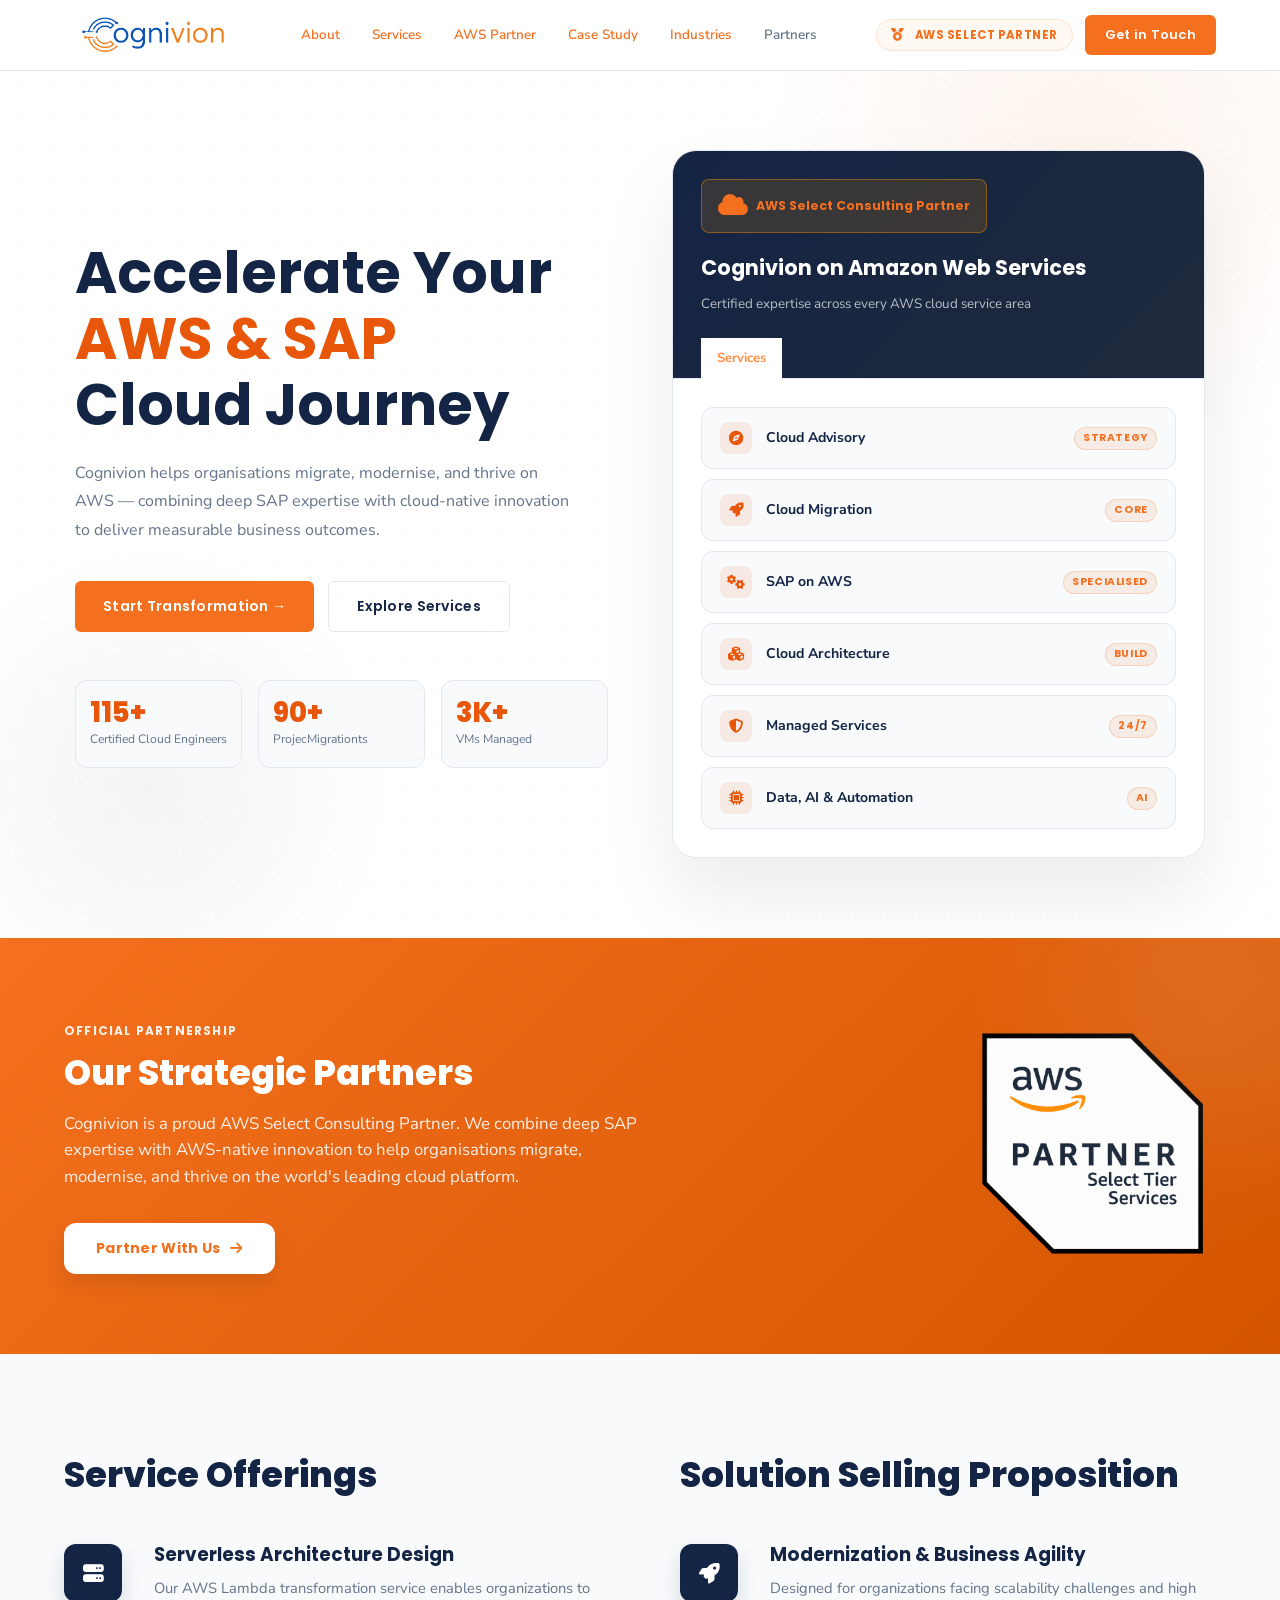
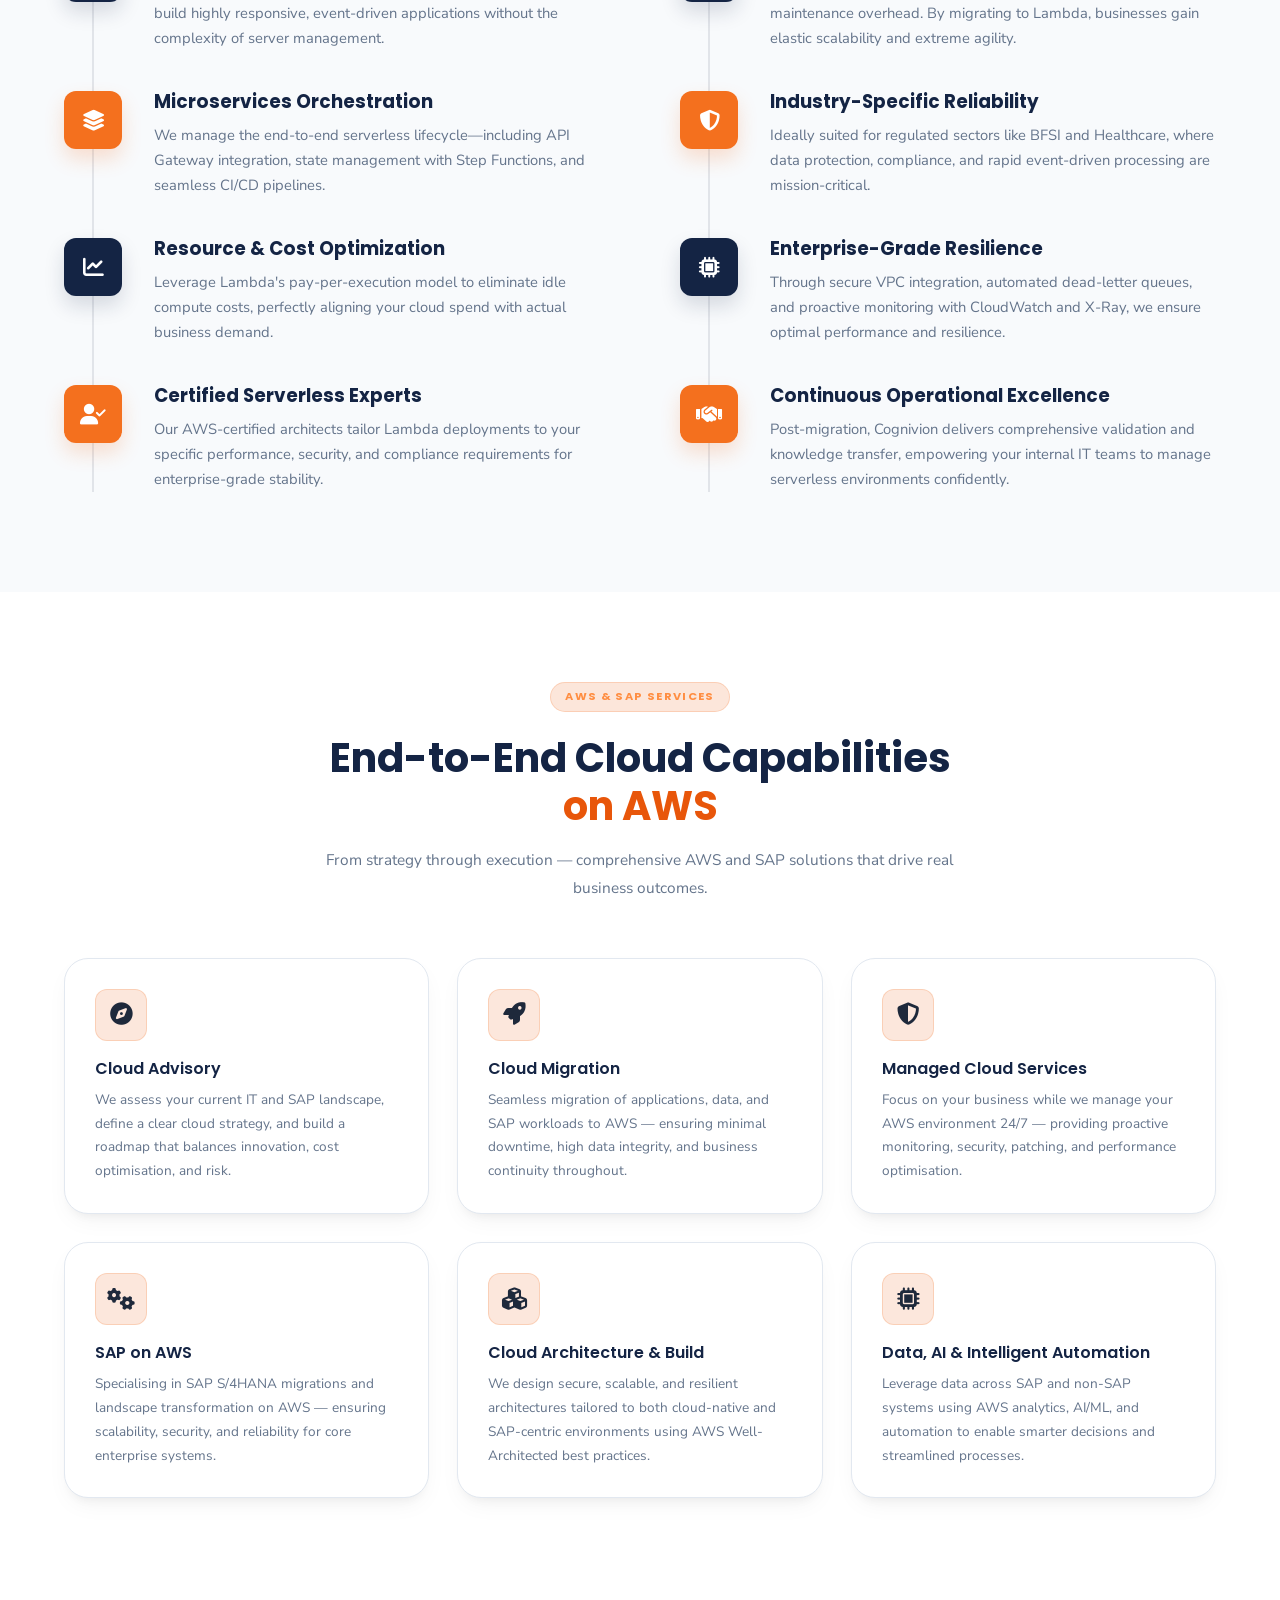
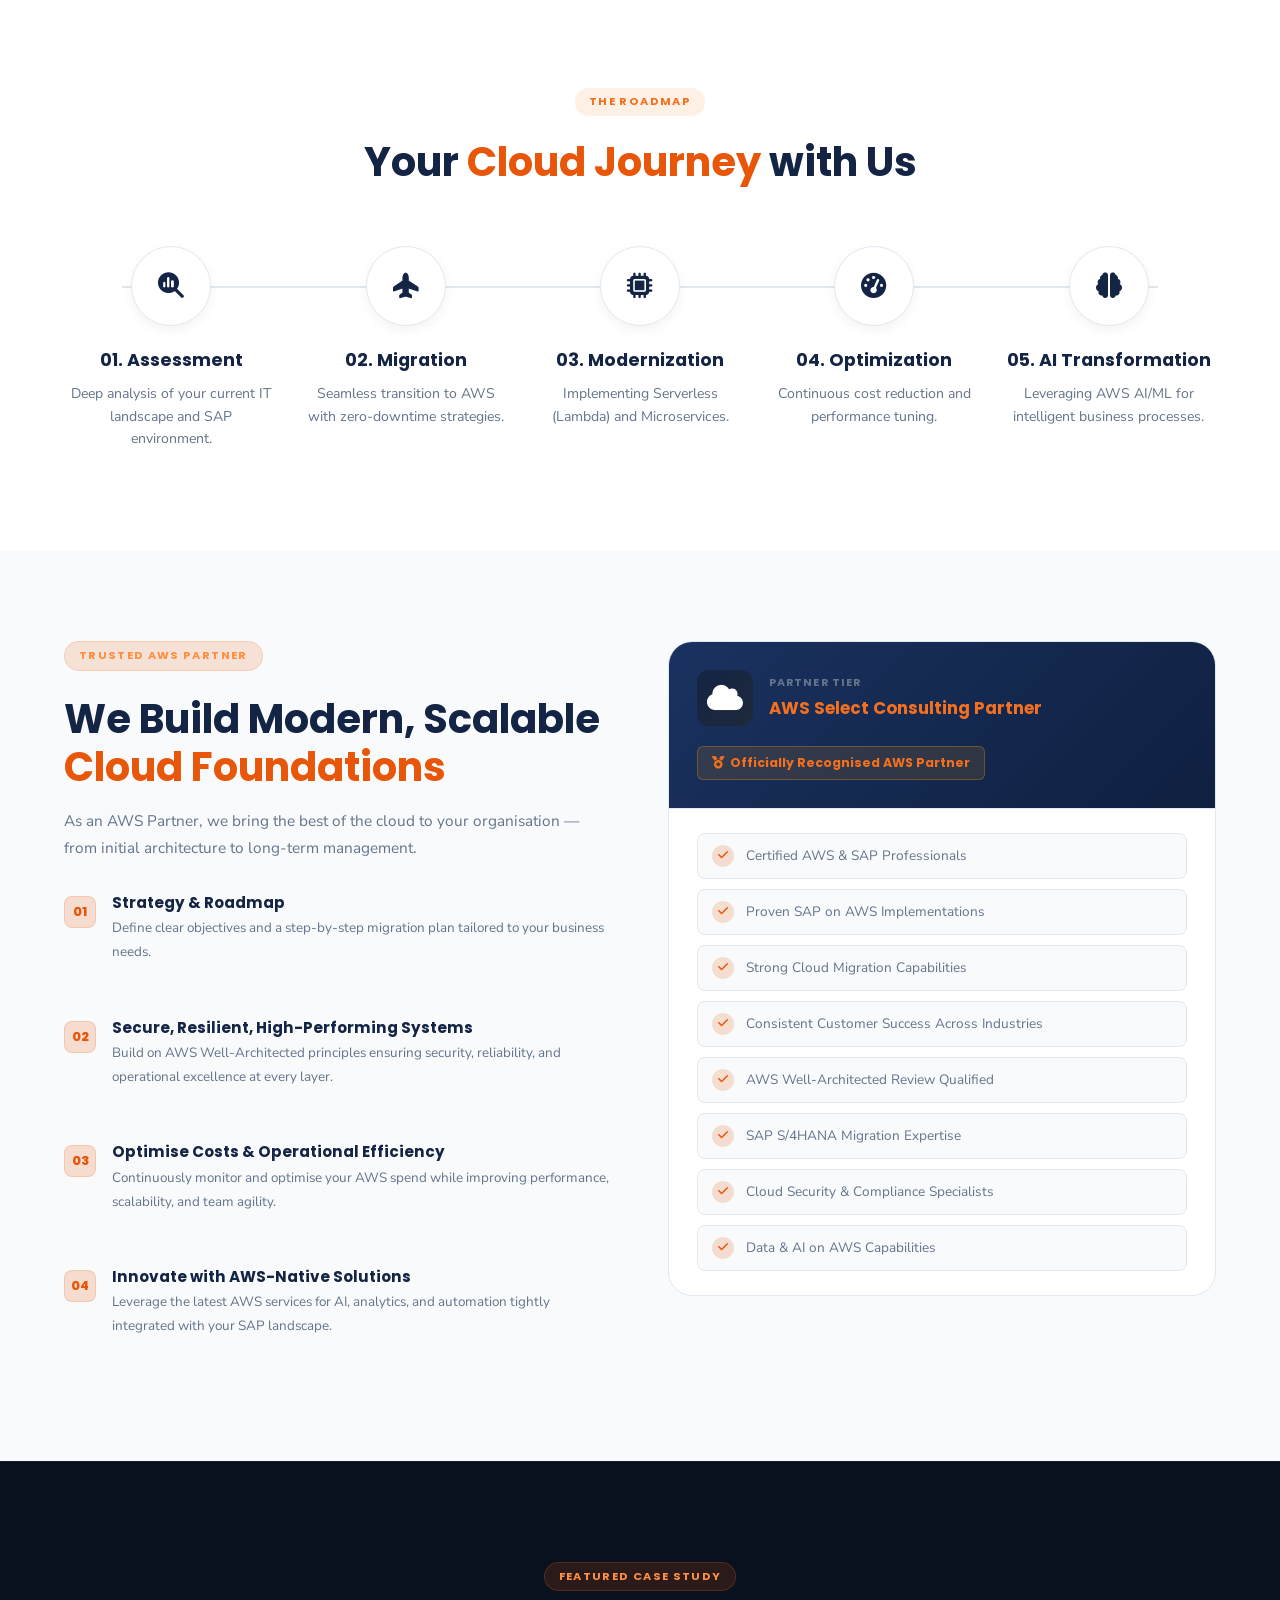
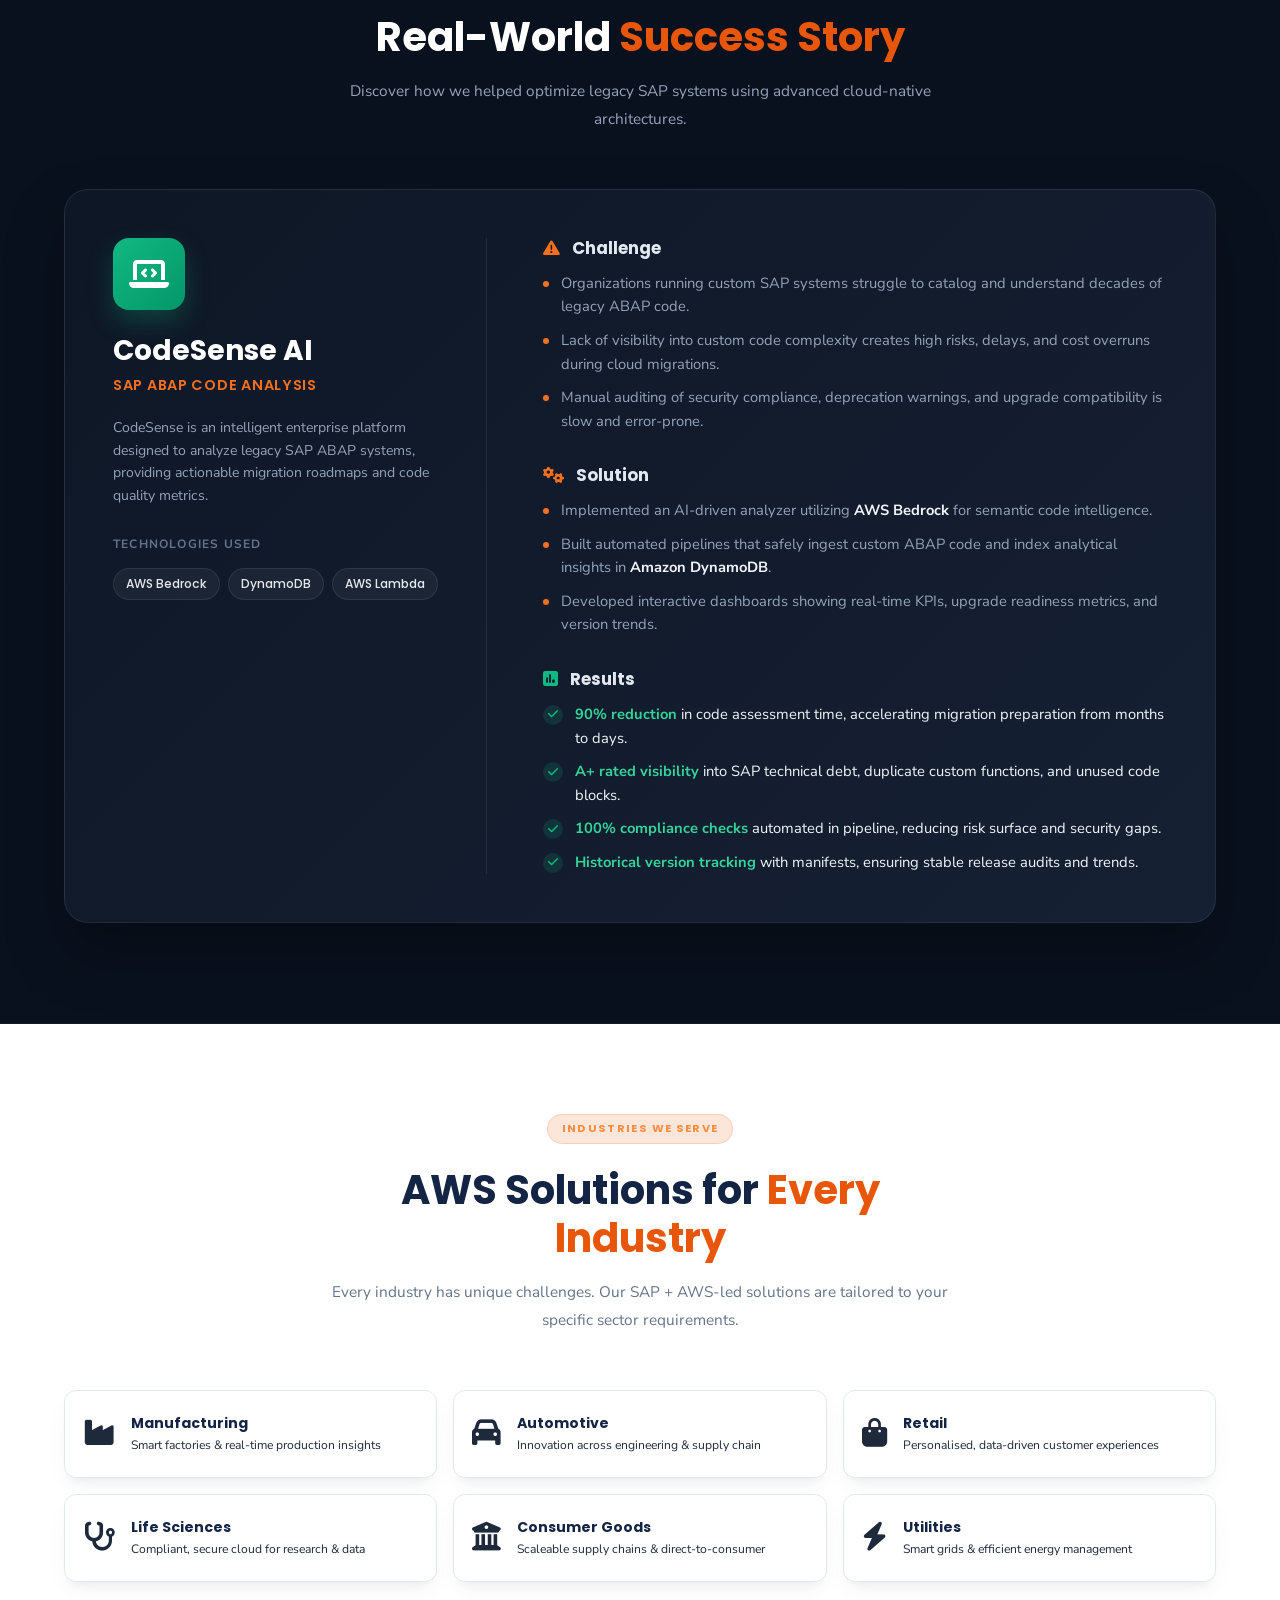
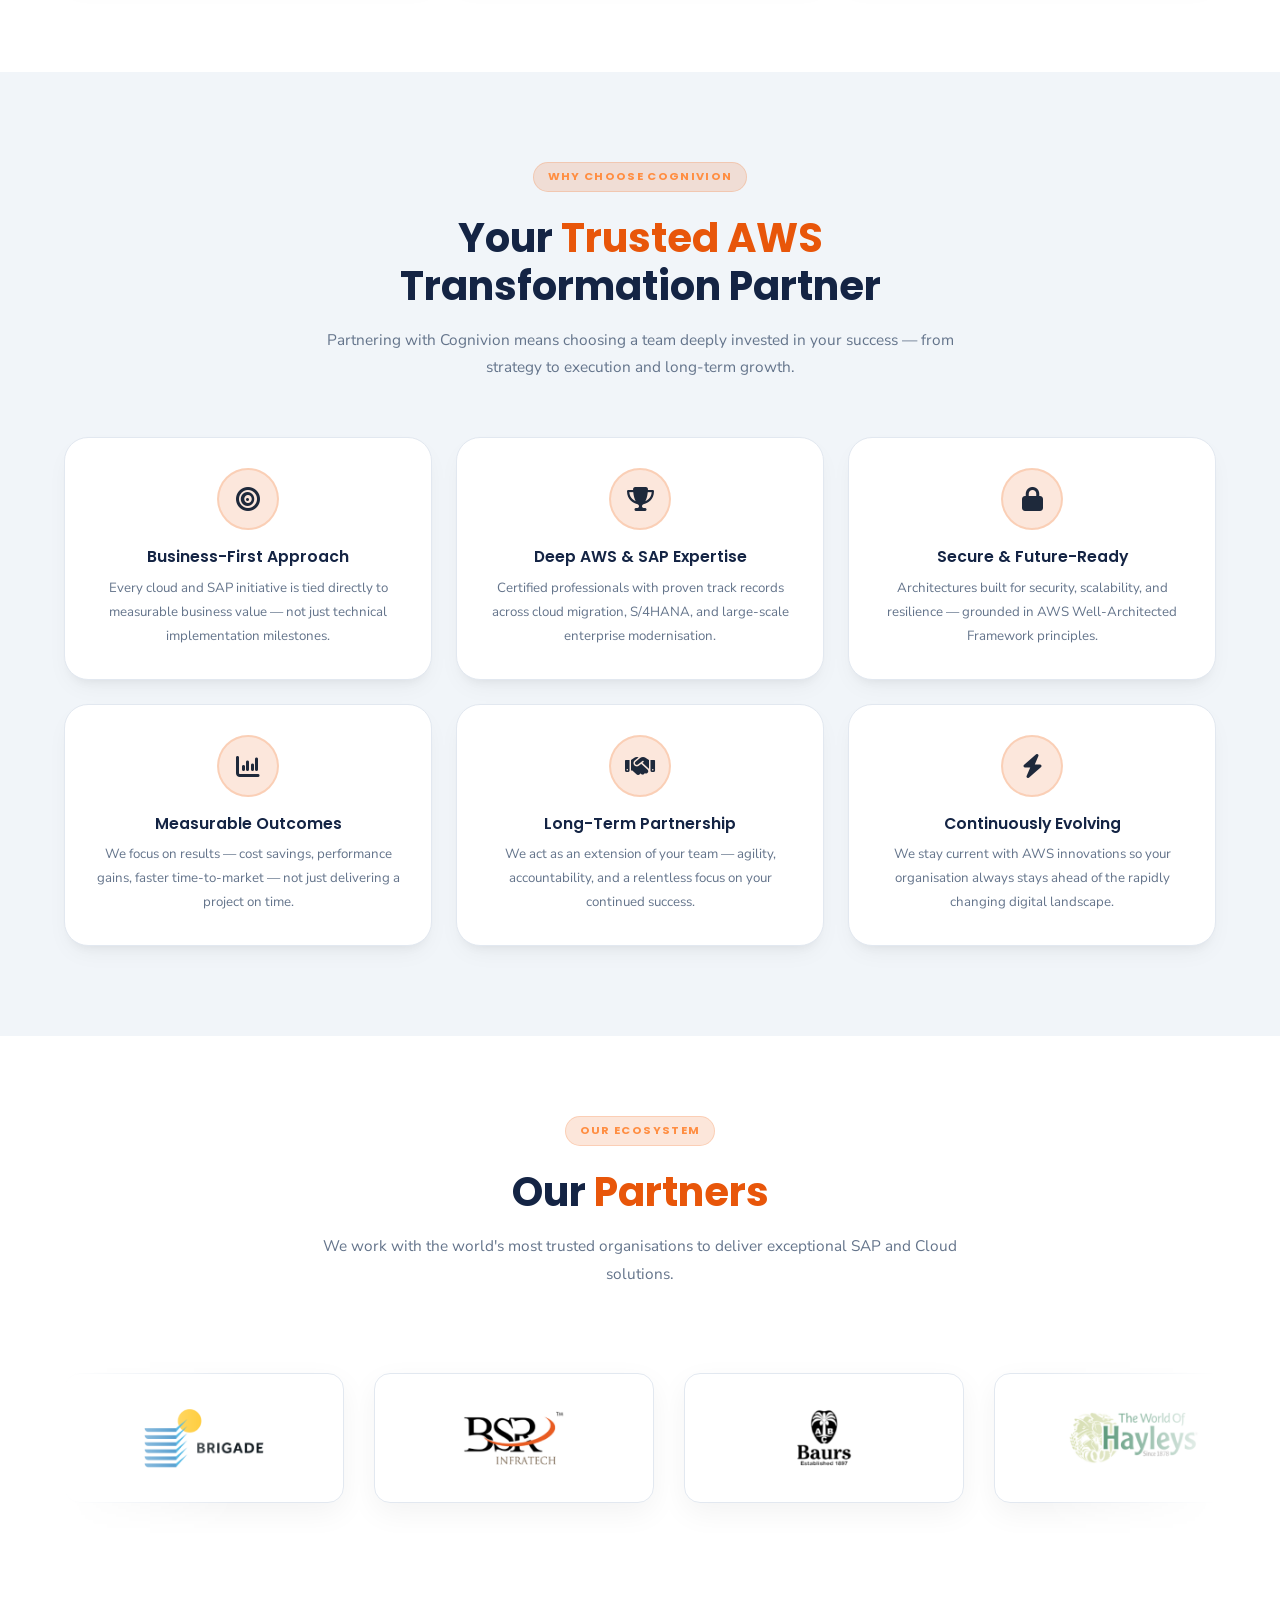
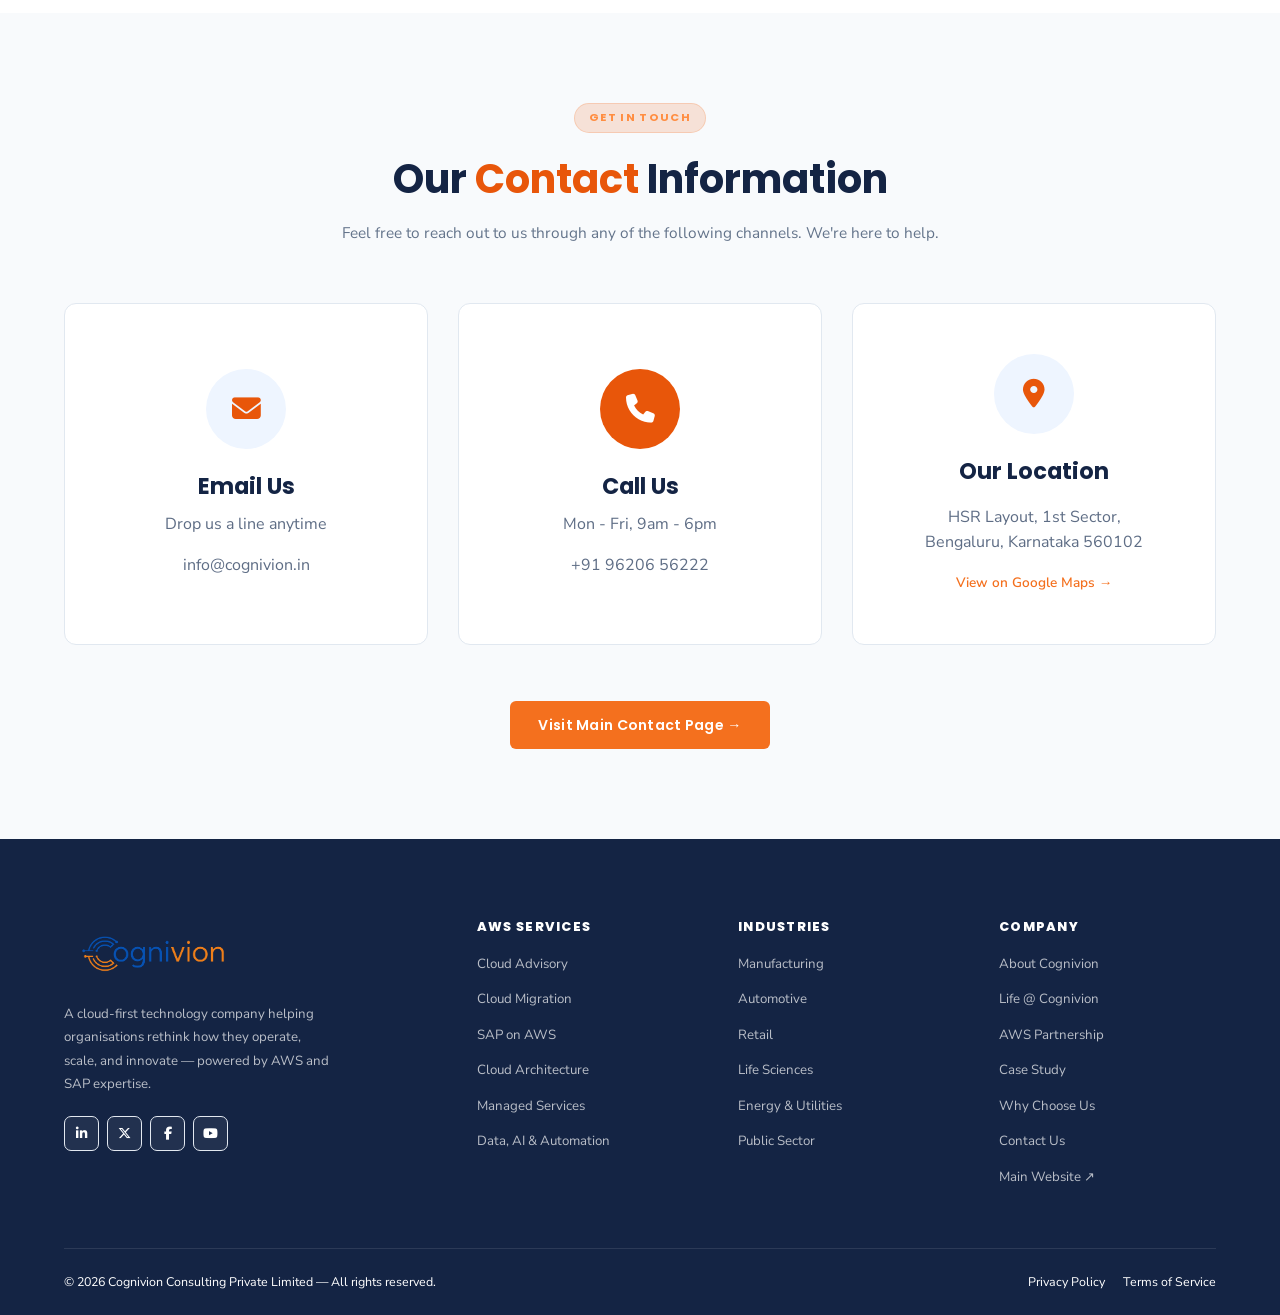
<file: index.html>
<!DOCTYPE html>
<html lang="en">

<head>
  <meta charset="UTF-8">
  <meta name="viewport" content="width=device-width, initial-scale=1.0">
  <title>Cognivion | AWS Cloud Partner</title>
  <link
    href="https://fonts.googleapis.com/css2?family=Nunito+Sans:wght@300;400;600;700;800;900&family=Poppins:wght@400;500;600;700;800&display=swap"
    rel="stylesheet">
  <link rel="stylesheet" href="https://cdnjs.cloudflare.com/ajax/libs/font-awesome/6.5.1/css/all.min.css">
  <link rel="stylesheet" href="style.css">
</head>

<body>

  <!-- ===================== NAVBAR ===================== -->
  <nav class="nav" id="mainNav">
    <div class="nav-inner">
      <a href="https://cognivion.in/" class="logo">
        <img src="assets/congivion-logo-2 (1).png" alt="Cognivion Logo" style="height:70px;width:auto;display:block;">
        <!-- <span class="logo-name"><span>COGNIVION</span></span> -->
      </a>
      <div class="nav-links">
        <a href="#about">About</a>
        <a href="#services">Services</a>
        <a href="#aws">AWS Partner</a>
        <a href="#case-study">Case Study</a>
        <a href="#industries">Industries</a>
        <a href="#partners">Partners</a>
      </div>
      <div class="nav-right">
        <div class="nav-aws"><i class="fa-solid fa-medal"></i> AWS SELECT PARTNER</div>
        <a href="#enquiry" class="btn btn-org" style="padding:10px 20px;font-size:.8rem;">Get in Touch</a>
      </div>
      <button class="hamburger" id="hbg" aria-label="Menu">

      </button>
    </div>
    <div class="mob-menu" id="mobMenu">
      <a href="#about">About</a>
      <a href="#services">Services</a>
      <a href="#aws">AWS Partner</a>
      <a href="#case-study">Case Study</a>
      <a href="#industries">Industries</a>
      <a href="#partners">Partners</a>
      <div class="mob-cta">
        <a href="#enquiry" class="btn btn-org" style="display:block;text-align:center;padding:13px;">Get in Touch →</a>
      </div>
    </div>
  </nav>

  <!-- ===================== HERO ===================== -->
  <section class="hero" id="top">
    <div class="hero-blob1"></div>
    <div class="hero-blob2"></div>
    <div class="wrap">
      <div class="hero-content">

        <!-- LEFT -->
        <div>
          <!-- <div class="hero-label">
            <i class="fa-solid fa-medal"></i>
            <span class="hero-label-text">AWS SELECT CONSULTING PARTNER</span>
          </div> -->
          <h1>
            Accelerate Your<br>
            <em>AWS &amp; SAP</em><br>
            Cloud Journey
          </h1>
          <p class="hero-desc">
            Cognivion helps organisations migrate, modernise, and thrive on AWS — combining deep SAP expertise with
            cloud-native innovation to deliver measurable business outcomes.
          </p>
          <div class="hero-btns">
            <a href="#enquiry" class="btn btn-org">Start Transformation →</a>
            <a href="#services" class="btn btn-line">Explore Services</a>
          </div>
          <div class="hero-kpi">
            <div class="kpi-box">
              <div class="kpi-num count-me" data-target="115" data-suffix="+">0</div>
              <div class="kpi-lbl">Certified Cloud Engineers</div>
            </div>
            <div class="kpi-box">
              <div class="kpi-num count-me" data-target="90" data-suffix="+">0</div>
              <div class="kpi-lbl"> ProjecMigrationts</div>
            </div>
            <div class="kpi-box">
              <div class="kpi-num count-me" data-target="3" data-suffix="K+">0</div>
              <div class="kpi-lbl">VMs Managed</div>
            </div>
          </div>
        </div>

        <!-- RIGHT PANEL -->
        <div class="hero-panel">
          <div class="hero-panel-top">
            <div class="aws-partner-label">
              <span class="aws-cloud-icon"><i class="fa-solid fa-cloud"></i></span>
              AWS Select Consulting Partner
            </div>
            <div class="panel-title">Cognivion on Amazon Web Services</div>
            <div class="panel-sub">Certified expertise across every AWS cloud service area</div>
            <div class="panel-tabs">
              <div class="panel-tab active">Services</div>
              <!-- <div class="panel-tab">Expertise</div> -->
            </div>
          </div>
          <div class="hero-panel-body">
            <div class="service-list">
              <div class="svc-row">
                <div class="svc-ico"><i class="fa-solid fa-compass"></i></div>
                <span class="svc-name">Cloud Advisory</span>
                <span class="svc-badge">Strategy</span>
              </div>
              <div class="svc-row">
                <div class="svc-ico"><i class="fa-solid fa-rocket"></i></div>
                <span class="svc-name">Cloud Migration</span>
                <span class="svc-badge">Core</span>
              </div>
              <div class="svc-row">
                <div class="svc-ico"><i class="fa-solid fa-gears"></i></div>
                <span class="svc-name">SAP on AWS</span>
                <span class="svc-badge">Specialised</span>
              </div>
              <div class="svc-row">
                <div class="svc-ico"><i class="fa-solid fa-cubes"></i></div>
                <span class="svc-name">Cloud Architecture</span>
                <span class="svc-badge">Build</span>
              </div>
              <div class="svc-row">
                <div class="svc-ico"><i class="fa-solid fa-shield-halved"></i></div>
                <span class="svc-name">Managed Services</span>
                <span class="svc-badge">24/7</span>
              </div>
              <div class="svc-row">
                <div class="svc-ico"><i class="fa-solid fa-microchip"></i></div>
                <span class="svc-name">Data, AI &amp; Automation</span>
                <span class="svc-badge">AI</span>
              </div>
            </div>
          </div>
        </div>

      </div>
    </div>
  </section>

  <!-- ===================== STRATEGIC PARTNERS ===================== -->
  <div class="band" id="about">
    <div class="wrap">
      <div class="band-content">
        <div class="band-text">
          <span class="band-tag">Official Partnership</span>
          <h3>Our Strategic Partners</h3>
          <p>Cognivion is a proud AWS Select Consulting Partner. We combine deep SAP expertise with AWS-native
            innovation
            to help organisations migrate, modernise, and thrive on the world's leading cloud platform.</p>
          <a href="#enquiry" class="btn btn-white">Partner With Us <i class="fa-solid fa-arrow-right"></i></a>
        </div>
        <div class="band-badge">
          <!-- <div class="badge-card"> -->
            <img src="assets/aws-export.png" alt="AWS Partner Logo" style="width:250px;height:auto;" >
          <!-- </div> -->
        </div>
      </div>
    </div>
  </div>

  <!-- ===================== LAMBDA OFFERINGS & PROPOSITION ===================== -->
  <section class="offers-sec">
    <div class="wrap">
      <div class="offers-grid">

        <!-- Left: Service Offerings -->
        <div class="offer-col">
          <h2>Service Offerings</h2>
          <div class="offer-list">
            <!-- Item 1 -->
            <div class="offer-item">
              <div class="offer-icon-box"><i class="fa-solid fa-server"></i></div>
              <div class="offer-text">
                <h4>Serverless Architecture Design</h4>
                <p>Our AWS Lambda transformation service enables organizations to build highly responsive, event-driven
                  applications without the complexity of server management.</p>
              </div>
            </div>
            <!-- Item 2 -->
            <div class="offer-item">
              <div class="offer-icon-box"><i class="fa-solid fa-layer-group"></i></div>
              <div class="offer-text">
                <h4>Microservices Orchestration</h4>
                <p>We manage the end-to-end serverless lifecycle—including API Gateway integration, state management
                  with Step Functions, and seamless CI/CD pipelines.</p>
              </div>
            </div>
            <!-- Item 3 -->
            <div class="offer-item">
              <div class="offer-icon-box"><i class="fa-solid fa-chart-line"></i></div>
              <div class="offer-text">
                <h4>Resource & Cost Optimization</h4>
                <p>Leverage Lambda's pay-per-execution model to eliminate idle compute costs, perfectly aligning your
                  cloud spend with actual business demand.</p>
              </div>
            </div>
            <!-- Item 4 -->
            <div class="offer-item">
              <div class="offer-icon-box"><i class="fa-solid fa-user-check"></i></div>
              <div class="offer-text">
                <h4>Certified Serverless Experts</h4>
                <p>Our AWS-certified architects tailor Lambda deployments to your specific performance, security, and
                  compliance requirements for enterprise-grade stability.</p>
              </div>
            </div>
          </div>
        </div>

        <!-- Right: Solution Selling Proposition -->
        <div class="offer-col">
          <h2>Solution Selling Proposition</h2>
          <div class="offer-list">
            <!-- Item 1 -->
            <div class="offer-item">
              <div class="offer-icon-box"><i class="fa-solid fa-rocket"></i></div>
              <div class="offer-text">
                <h4>Modernization & Business Agility</h4>
                <p>Designed for organizations facing scalability challenges and high maintenance overhead. By migrating
                  to Lambda, businesses gain elastic scalability and extreme agility.</p>
              </div>
            </div>
            <!-- Item 2 -->
            <div class="offer-item">
              <div class="offer-icon-box"><i class="fa-solid fa-shield-halved"></i></div>
              <div class="offer-text">
                <h4>Industry-Specific Reliability</h4>
                <p>Ideally suited for regulated sectors like BFSI and Healthcare, where data protection, compliance, and
                  rapid event-driven processing are mission-critical.</p>
              </div>
            </div>
            <!-- Item 3 -->
            <div class="offer-item">
              <div class="offer-icon-box"><i class="fa-solid fa-microchip"></i></div>
              <div class="offer-text">
                <h4>Enterprise-Grade Resilience</h4>
                <p>Through secure VPC integration, automated dead-letter queues, and proactive monitoring with
                  CloudWatch and X-Ray, we ensure optimal performance and resilience.</p>
              </div>
            </div>
            <!-- Item 4 -->
            <div class="offer-item">
              <div class="offer-icon-box"><i class="fa-solid fa-handshake"></i></div>
              <div class="offer-text">
                <h4>Continuous Operational Excellence</h4>
                <p>Post-migration, Cognivion delivers comprehensive validation and knowledge transfer, empowering your
                  internal IT teams to manage serverless environments confidently.</p>
              </div>
            </div>
          </div>
        </div>

      </div>
    </div>
  </section>

  <!-- ===================== AWS SERVICES ===================== -->
  <section class="sec" id="services">
    <div class="wrap">
      <div class="sec-head tc">
        <div class="tag">AWS &amp; SAP Services</div>
        <h2 class="mt8">End-to-End Cloud Capabilities <span class="accent">on AWS</span></h2>
        <p class="mt16">From strategy through execution — comprehensive AWS and SAP solutions that drive real business
          outcomes.</p>
      </div>
      <div class="grid-3">
        <div class="svc-card">
          <div class="svc-card-ico"><i class="fa-solid fa-compass"></i></div>
          <h3>Cloud Advisory</h3>
          <p>We assess your current IT and SAP landscape, define a clear cloud strategy, and build a roadmap that
            balances innovation, cost optimisation, and risk.</p>

        </div>
        <div class="svc-card">
          <div class="svc-card-ico"><i class="fa-solid fa-rocket"></i></div>
          <h3>Cloud Migration</h3>
          <p>Seamless migration of applications, data, and SAP workloads to AWS — ensuring minimal downtime, high data
            integrity, and business continuity throughout.</p>

        </div>
        <div class="svc-card">
          <div class="svc-card-ico"><i class="fa-solid fa-shield-halved"></i></div>
          <h3>Managed Cloud Services</h3>
          <p>Focus on your business while we manage your AWS environment 24/7 — providing proactive monitoring,
            security, patching, and performance optimisation.</p>

        </div>
        <div class="svc-card">
          <div class="svc-card-ico"><i class="fa-solid fa-gears"></i></div>
          <h3>SAP on AWS</h3>
          <p>Specialising in SAP S/4HANA migrations and landscape transformation on AWS — ensuring scalability,
            security, and reliability for core enterprise systems.</p>

        </div>
        <div class="svc-card">
          <div class="svc-card-ico"><i class="fa-solid fa-cubes"></i></div>
          <h3>Cloud Architecture &amp; Build</h3>
          <p>We design secure, scalable, and resilient architectures tailored to both cloud-native and SAP-centric
            environments using AWS Well-Architected best practices.</p>

        </div>
        <div class="svc-card">
          <div class="svc-card-ico"><i class="fa-solid fa-microchip"></i></div>
          <h3>Data, AI &amp; Intelligent Automation</h3>
          <p>Leverage data across SAP and non-SAP systems using AWS analytics, AI/ML, and automation to enable smarter
            decisions and streamlined processes.</p>

        </div>
      </div>
    </div>
  </section>

  <!-- ===================== ROADMAP ===================== -->
  <section class="sec roadmap-sec">
    <div class="wrap">
      <div class="sec-head tc">
        <div class="tag">THE ROADMAP</div>
        <h2 class="mt8">Your <span class="accent">Cloud Journey</span> with Us</h2>
      </div>

      <div class="roadmap-container">
        <!-- Step 1 -->
        <div class="roadmap-step">
          <div class="roadmap-icon-box">
            <i class="fa-solid fa-magnifying-glass-chart"></i>
          </div>
          <h4>01. Assessment</h4>
          <p>Deep analysis of your current IT landscape and SAP environment.</p>
        </div>

        <!-- Step 2 -->
        <div class="roadmap-step">
          <div class="roadmap-icon-box">
            <i class="fa-solid fa-plane-up"></i>
          </div>
          <h4>02. Migration</h4>
          <p>Seamless transition to AWS with zero-downtime strategies.</p>
        </div>

        <!-- Step 3 -->
        <div class="roadmap-step">
          <div class="roadmap-icon-box">
            <i class="fa-solid fa-microchip"></i>
          </div>
          <h4>03. Modernization</h4>
          <p>Implementing Serverless (Lambda) and Microservices.</p>
        </div>

        <!-- Step 4 -->
        <div class="roadmap-step">
          <div class="roadmap-icon-box">
            <i class="fa-solid fa-gauge-high"></i>
          </div>
          <h4>04. Optimization</h4>
          <p>Continuous cost reduction and performance tuning.</p>
        </div>

        <!-- Step 5 -->
        <div class="roadmap-step">
          <div class="roadmap-icon-box">
            <i class="fa-solid fa-brain"></i>
          </div>
          <h4>05. AI Transformation</h4>
          <p>Leveraging AWS AI/ML for intelligent business processes.</p>
        </div>
      </div>
    </div>
  </section>

  <!-- ===================== AWS PARTNER ===================== -->
  <section class="sec sec-alt" id="aws">
    <div class="wrap">
      <div class="partner-grid">
        <div class="partner-info">
          <div class="tag">Trusted AWS Partner</div>
          <h2 class="mt8">We Build Modern, Scalable <span class="accent">Cloud Foundations</span></h2>
          <p class="mt16">As an AWS Partner, we bring the best of the cloud to your organisation — from initial
            architecture to long-term management.</p>
          <div class="partner-steps">
            <div class="step">
              <div class="step-num">01</div>
              <div>
                <h4>Strategy &amp; Roadmap</h4>
                <p>Define clear objectives and a step-by-step migration plan tailored to your business needs.</p>
              </div>
            </div>
            <div class="step">
              <div class="step-num">02</div>
              <div>
                <h4>Secure, Resilient, High-Performing Systems</h4>
                <p>Build on AWS Well-Architected principles ensuring security, reliability, and operational excellence
                  at every layer.</p>
              </div>
            </div>
            <div class="step">
              <div class="step-num">03</div>
              <div>
                <h4>Optimise Costs &amp; Operational Efficiency</h4>
                <p>Continuously monitor and optimise your AWS spend while improving performance, scalability, and team
                  agility.</p>
              </div>
            </div>
            <div class="step">
              <div class="step-num">04</div>
              <div>
                <h4>Innovate with AWS-Native Solutions</h4>
                <p>Leverage the latest AWS services for AI, analytics, and automation tightly integrated with your SAP
                  landscape.</p>
              </div>
            </div>
          </div>
        </div>
        <div class="partner-card">
          <div class="partner-card-head">
            <div class="aws-tier">
              <div class="aws-tier-icon"><i class="fa-solid fa-cloud"></i></div>
              <div>
                <div class="aws-tier-label">Partner Tier</div>
                <div class="aws-tier-name">AWS Select Consulting Partner</div>
              </div>
            </div>
            <div class="aws-tag"><i class="fa-solid fa-medal"></i> Officially Recognised AWS Partner</div>
          </div>
          <div class="partner-card-body">
            <div class="check-list">
              <div class="check-item">
                <div class="chk"><i class="fa-solid fa-check"></i></div>Certified AWS &amp; SAP Professionals
              </div>
              <div class="check-item">
                <div class="chk"><i class="fa-solid fa-check"></i></div>Proven SAP on AWS Implementations
              </div>
              <div class="check-item">
                <div class="chk"><i class="fa-solid fa-check"></i></div>Strong Cloud Migration Capabilities
              </div>
              <div class="check-item">
                <div class="chk"><i class="fa-solid fa-check"></i></div>Consistent Customer Success Across Industries
              </div>
              <div class="check-item">
                <div class="chk"><i class="fa-solid fa-check"></i></div>AWS Well-Architected Review Qualified
              </div>
              <div class="check-item">
                <div class="chk"><i class="fa-solid fa-check"></i></div>SAP S/4HANA Migration Expertise
              </div>
              <div class="check-item">
                <div class="chk"><i class="fa-solid fa-check"></i></div>Cloud Security &amp; Compliance Specialists
              </div>
              <div class="check-item">
                <div class="chk"><i class="fa-solid fa-check"></i></div>Data &amp; AI on AWS Capabilities
              </div>
            </div>
          </div>
        </div>
      </div>
    </div>
  </section>

  <!-- ===================== CASE STUDY ===================== -->
  <section class="sec sec-alt-dark" id="case-study">
    <div class="wrap">
      <div class="sec-head tc">
        <div class="tag">Featured Case Study</div>
        <h2 class="mt8" style="color: #fff;">Real-World <span class="accent">Success Story</span></h2>
        <p class="mt16" style="color: #94a3b8;">Discover how we helped optimize legacy SAP systems using advanced cloud-native architectures.</p>
      </div>

      <div class="cs-card">
        <!-- Left: Project Branding & Tech -->
        <div class="cs-sidebar">
          <div class="cs-icon-wrapper">
            <i class="fa-solid fa-laptop-code"></i>
          </div>
          <h3 class="cs-title">CodeSense AI</h3>
          <p class="cs-subtitle">SAP ABAP Code Analysis</p>
          <p class="cs-side-desc">
            CodeSense is an intelligent enterprise platform designed to analyze legacy SAP ABAP systems, providing actionable migration roadmaps and code quality metrics.
          </p>
          
          <div class="cs-tech-section">
            <div class="cs-tech-header">Technologies Used</div>
            <div class="cs-badges">
              <span class="cs-badge">AWS Bedrock</span>
              <span class="cs-badge">DynamoDB</span>
              <span class="cs-badge">AWS Lambda</span>
            </div>
          </div>
        </div>

        <!-- Right: Challenge, Solution, Results -->
        <div class="cs-main">
          <!-- Challenge -->
          <div class="cs-section">
            <h4 class="cs-sec-title"><i class="fa-solid fa-triangle-exclamation" style="color: var(--orange); margin-right: 8px;"></i> Challenge</h4>
            <div class="cs-list">
              <div class="cs-item">
                <span class="cs-bullet"></span>
                <span>Organizations running custom SAP systems struggle to catalog and understand decades of legacy ABAP code.</span>
              </div>
              <div class="cs-item">
                <span class="cs-bullet"></span>
                <span>Lack of visibility into custom code complexity creates high risks, delays, and cost overruns during cloud migrations.</span>
              </div>
              <div class="cs-item">
                <span class="cs-bullet"></span>
                <span>Manual auditing of security compliance, deprecation warnings, and upgrade compatibility is slow and error-prone.</span>
              </div>
            </div>
          </div>

          <!-- Solution -->
          <div class="cs-section">
            <h4 class="cs-sec-title"><i class="fa-solid fa-gears" style="color: var(--orange); margin-right: 8px;"></i> Solution</h4>
            <div class="cs-list">
              <div class="cs-item">
                <span class="cs-bullet"></span>
                <span>Implemented an AI-driven analyzer utilizing <strong>AWS Bedrock</strong> for semantic code intelligence.</span>
              </div>
              <div class="cs-item">
                <span class="cs-bullet"></span>
                <span>Built automated pipelines that safely ingest custom ABAP code and index analytical insights in <strong>Amazon DynamoDB</strong>.</span>
              </div>
              <div class="cs-item">
                <span class="cs-bullet"></span>
                <span>Developed interactive dashboards showing real-time KPIs, upgrade readiness metrics, and version trends.</span>
              </div>
            </div>
          </div>

          <!-- Results -->
          <div class="cs-section">
            <h4 class="cs-sec-title"><i class="fa-solid fa-square-poll-vertical" style="color: #10b981; margin-right: 8px;"></i> Results</h4>
            <div class="cs-list">
              <div class="cs-item cs-item-result">
                <span class="cs-checkmark"><i class="fa-solid fa-check"></i></span>
                <span><strong>90% reduction</strong> in code assessment time, accelerating migration preparation from months to days.</span>
              </div>
              <div class="cs-item cs-item-result">
                <span class="cs-checkmark"><i class="fa-solid fa-check"></i></span>
                <span><strong>A+ rated visibility</strong> into SAP technical debt, duplicate custom functions, and unused code blocks.</span>
              </div>
              <div class="cs-item cs-item-result">
                <span class="cs-checkmark"><i class="fa-solid fa-check"></i></span>
                <span><strong>100% compliance checks</strong> automated in pipeline, reducing risk surface and security gaps.</span>
              </div>
              <div class="cs-item cs-item-result">
                <span class="cs-checkmark"><i class="fa-solid fa-check"></i></span>
                <span><strong>Historical version tracking</strong> with manifests, ensuring stable release audits and trends.</span>
              </div>
            </div>
          </div>
        </div>
      </div>
    </div>
  </section>

  <!-- ===================== STATS ===================== -->
  <!-- <div class="stats-band">
    <div class="wrap">
      <div class="stats-inner">
        <div class="stat">
          <div class="stat-num count-me" data-target="115" data-suffix="+">0</div>
          <div class="stat-lbl">Certified Cloud Engineers</div>
        </div>
        <div class="stat">
          <div class="stat-num count-me" data-target="90" data-suffix="+">0</div>
          <div class="stat-lbl">Cloud Migration Projects</div>
        </div>
        <div class="stat">
          <div class="stat-num count-me" data-target="3000" data-suffix="+">0</div>
          <div class="stat-lbl">VMs Managed</div>
        </div>
        <div class="stat">
          <div class="stat-num count-me" data-target="1200" data-suffix="+">0</div>
          <div class="stat-lbl">TB of Data Processed</div>
        </div>
        <div class="stat">
          <div class="stat-num count-me" data-target="35" data-suffix="K+">0</div>
          <div class="stat-lbl">End Users on Cloud</div>
        </div>
      </div>
    </div>
  </div> -->

  <!-- ===================== INDUSTRIES ===================== -->
  <section class="sec" id="industries">
    <div class="wrap">
      <div class="sec-head tc">
        <div class="tag">Industries We Serve</div>
        <h2 class="mt8">AWS Solutions for <span class="accent">Every Industry</span></h2>
        <p class="mt16">Every industry has unique challenges. Our SAP + AWS-led solutions are tailored to your specific
          sector requirements.</p>
      </div>
      <div class="ind-grid">
        <div class="ind-card">
          <span class="ind-ico"><i class="fa-solid fa-industry"></i></span>
          <div>
            <div class="ind-name">Manufacturing</div>
            <div class="ind-sub">Smart factories &amp; real-time production insights</div>
          </div>
        </div>
        <div class="ind-card">
          <span class="ind-ico"><i class="fa-solid fa-car"></i></span>
          <div>
            <div class="ind-name">Automotive</div>
            <div class="ind-sub">Innovation across engineering &amp; supply chain</div>
          </div>
        </div>
        <div class="ind-card">
          <span class="ind-ico"><i class="fa-solid fa-bag-shopping"></i></span>
          <div>
            <div class="ind-name">Retail</div>
            <div class="ind-sub">Personalised, data-driven customer experiences</div>
          </div>
        </div>
        <div class="ind-card">
          <span class="ind-ico"><i class="fa-solid fa-stethoscope"></i></span>
          <div>
            <div class="ind-name">Life Sciences</div>
            <div class="ind-sub">Compliant, secure cloud for research &amp; data</div>
          </div>
        </div>
        <div class="ind-card">
          <span class="ind-ico"><i class="fa-solid fa-building-columns"></i></span>
          <div>
            <div class="ind-name">Consumer Goods</div>
            <div class="ind-sub">Scaleable supply chains &amp; direct-to-consumer</div>
          </div>
        </div>
        <div class="ind-card">
          <span class="ind-ico"><i class="fa-solid fa-bolt"></i></span>
          <div>
            <div class="ind-name">Utilities</div>
            <div class="ind-sub">Smart grids &amp; efficient energy management</div>
          </div>
        </div>
      </div>
    </div>
  </section>

  <!-- ===================== WHY ===================== -->
  <section class="sec sec-dark" id="why">
    <div class="wrap">
      <div class="sec-head tc">
        <div class="tag">Why Choose Cognivion</div>
        <h2 class="mt8">Your <span class="accent">Trusted AWS</span> Transformation Partner</h2>
        <p class="mt16">Partnering with Cognivion means choosing a team deeply invested in your success — from strategy
          to execution and long-term growth.</p>
      </div>
      <div class="why-grid">
        <div class="why-card">
          <div class="why-ico"><i class="fa-solid fa-bullseye"></i></div>
          <h3>Business-First Approach</h3>
          <p>Every cloud and SAP initiative is tied directly to measurable business value — not just technical
            implementation milestones.</p>
        </div>
        <div class="why-card">
          <div class="why-ico"><i class="fa-solid fa-trophy"></i></div>
          <h3>Deep AWS &amp; SAP Expertise</h3>
          <p>Certified professionals with proven track records across cloud migration, S/4HANA, and large-scale
            enterprise modernisation.</p>
        </div>
        <div class="why-card">
          <div class="why-ico"><i class="fa-solid fa-lock"></i></div>
          <h3>Secure &amp; Future-Ready</h3>
          <p>Architectures built for security, scalability, and resilience — grounded in AWS Well-Architected Framework
            principles.</p>
        </div>
        <div class="why-card">
          <div class="why-ico"><i class="fa-solid fa-chart-column"></i></div>
          <h3>Measurable Outcomes</h3>
          <p>We focus on results — cost savings, performance gains, faster time-to-market — not just delivering a
            project on time.</p>
        </div>
        <div class="why-card">
          <div class="why-ico"><i class="fa-solid fa-handshake"></i></div>
          <h3>Long-Term Partnership</h3>
          <p>We act as an extension of your team — agility, accountability, and a relentless focus on your continued
            success.</p>
        </div>
        <div class="why-card">
          <div class="why-ico"><i class="fa-solid fa-bolt"></i></div>
          <h3>Continuously Evolving</h3>
          <p>We stay current with AWS innovations so your organisation always stays ahead of the rapidly changing
            digital landscape.</p>
        </div>
      </div>
    </div>
  </section>

  <!-- ===================== OUR PARTNERS (SLIDER) ===================== -->
  <section class="sec logos-sec" id="partners">
    <div class="wrap">
      <div class="sec-head tc">
        <div class="tag">Our Ecosystem</div>
        <h2 class="mt8">Our <span class="accent">Partners</span></h2>
        <p class="mt16">We work with the world's most trusted organisations to deliver exceptional SAP and Cloud
          solutions.</p>
      </div>

      <div class="logo-slider">
        <div class="logo-track">
          <!-- Item 1 -->
          <div class="logo-item"><img src="assets/brigade.png" alt="Brigade Group"></div>
          <!-- Item 2 -->
          <div class="logo-item"><img src="assets/BSR.png" alt="BSR Infratech"></div>
          <!-- Item 3 -->
          <div class="logo-item"><img src="assets/baurs.png" alt="Baurs"></div>
          <!-- Item 4 -->
          <div class="logo-item"><img src="assets/hayles (1).png" alt="Hayleys"></div>
          <!-- Item 5 -->
          <div class="logo-item"><img src="assets/maliban.png" alt="Maliban"></div>
          <!-- Item 6 -->
          <div class="logo-item"><img src="assets/prestige.png" alt="Prestige Group"></div>
          <!-- Item 7 -->
          <div class="logo-item"><img src="assets/synergy.png" alt="Synergy"></div>

          <!-- DUPLICATES FOR SEAMLESS SCROLL -->
          <div class="logo-item"><img src="assets/brigade.png" alt="Brigade Group"></div>
          <div class="logo-item"><img src="assets/BSR.png" alt="BSR Infratech"></div>
          <div class="logo-item"><img src="assets/baurs.png" alt="Baurs"></div>
          <div class="logo-item"><img src="assets/hayles (1).png" alt="Hayleys"></div>
          <div class="logo-item"><img src="assets/maliban.png" alt="Maliban"></div>
          <div class="logo-item"><img src="assets/prestige.png" alt="Prestige Group"></div>
          <div class="logo-item"><img src="assets/synergy.png" alt="Synergy"></div>
        </div>
      </div>
    </div>
  </section>

  <!-- ===================== CONTACT US ===================== -->
  <section class="sec contact-info-sec" id="enquiry">
    <div class="wrap">
      <div class="sec-head tc">
        <div class="tag">Get in Touch</div>
        <h2 class="mt8">Our <span class="accent">Contact</span> Information</h2>
        <p class="mt16">Feel free to reach out to us through any of the following channels. We're here to help.</p>
      </div>

      <div class="contact-grid">
        <!-- Email Us Card -->
        <div class="contact-card"
          onclick="window.open('https://mail.google.com/mail/?view=cm&fs=1&to=info@cognivion.in', '_blank')">
          <div class="contact-icon-circle icon-blue-circle">
            <i class="fa-solid fa-envelope"></i>
          </div>
          <h3>Email Us</h3>
          <p>Drop us a line anytime</p>
          <a href="https://mail.google.com/mail/?view=cm&fs=1&to=info@cognivion.in" target="_blank"
            class="mt16">info@cognivion.in</a>
        </div>

        <!-- Call Us Card -->
        <div class="contact-card">
          <div class="contact-icon-circle icon-orange-circle">
            <i class="fa-solid fa-phone"></i>
          </div>
          <h3>Call Us</h3>
          <p>Mon - Fri, 9am - 6pm</p>
          <a href="tel:+919620656222" class="mt16">+91 96206 56222</a>
        </div>

        <!-- Our Location Card -->
        <div class="contact-card" onclick="window.open('https://maps.app.goo.gl/PMfrnFdf5wZfWwRC9', '_blank')">
          <div class="contact-icon-circle icon-blue-circle">
            <i class="fa-solid fa-location-dot"></i>
          </div>
          <h3>Our Location</h3>
          <p class="loc-text mt8">HSR Layout, 1st Sector, Bengaluru, Karnataka 560102</p>
          <a href="https://maps.app.goo.gl/PMfrnFdf5wZfWwRC9" target="_blank" class="mt16"
            style="font-size: 0.85rem; color: var(--orange); font-weight: 600;">View on Google Maps →</a>
        </div>
      </div>

      <div class="tc mt56">
        <a href="https://cognivion.in/contact/" target="_blank" class="btn btn-org">Visit Main Contact Page →</a>
      </div>
    </div>
  </section>

  <!-- ===================== FOOTER ===================== -->
  <footer class="footer">
    <div class="wrap">
      <div class="footer-grid">
        <div class="f-brand">
          <div class="f-brand-logo">
            <img src="assets/congivion-logo-2 (1).png" alt="Cognivion Logo"
              style="height:70px;width:auto;display:block;">
            <!-- <span style="font-family:'Poppins',sans-serif;font-weight:800;font-size:1rem;">COGNIVION</span> -->
          </div>
          <p>A cloud-first technology company helping organisations rethink how they operate, scale, and innovate —
            powered by AWS and SAP expertise.</p>
          <div class="f-social">
            <a href="https://www.linkedin.com/company/cognivion-consulting/" class="f-soc" target="_blank"><i
                class="fa-brands fa-linkedin-in"></i></a>
            <a href="https://cognivion.in/" class="f-soc" target="_blank"><i class="fa-brands fa-x-twitter"></i></a>
            <a href="https://cognivion.in/" class="f-soc" target="_blank"><i class="fa-brands fa-facebook-f"></i></a>
            <a href="https://cognivion.in/" class="f-soc" target="_blank"><i class="fa-brands fa-youtube"></i></a>
          </div>
        </div>
        <div class="f-col">
          <h5>AWS Services</h5>
          <ul>
            <li><a href="#services">Cloud Advisory</a></li>
            <li><a href="#services">Cloud Migration</a></li>
            <li><a href="#services">SAP on AWS</a></li>
            <li><a href="#services">Cloud Architecture</a></li>
            <li><a href="#services">Managed Services</a></li>
            <li><a href="#services">Data, AI &amp; Automation</a></li>
          </ul>
        </div>
        <div class="f-col">
          <h5>Industries</h5>
          <ul>
            <li><a href="#industries">Manufacturing</a></li>
            <li><a href="#industries">Automotive</a></li>
            <li><a href="#industries">Retail</a></li>
            <li><a href="#industries">Life Sciences</a></li>
            <li><a href="#industries">Energy &amp; Utilities</a></li>
            <li><a href="#industries">Public Sector</a></li>
          </ul>
        </div>
        <div class="f-col">
          <h5>Company</h5>
          <ul>
            <li><a href="https://cognivion.in/about/" target="_blank">About Cognivion</a></li>
            <li><a href="https://cognivion.in/life-at-cognivion/" target="_blank">Life @ Cognivion</a></li>
            <li><a href="#aws">AWS Partnership</a></li>
            <li><a href="#case-study">Case Study</a></li>
            <li><a href="#why">Why Choose Us</a></li>
            <li><a href="#enquiry">Contact Us</a></li>
            <li><a href="https://cognivion.in/" target="_blank">Main Website ↗</a></li>
          </ul>
        </div>
      </div>
      <div class="footer-btm">
        <p>© 2026 Cognivion Consulting Private Limited — All rights reserved.</p>
        <div class="footer-btm-links">
          <a href="#">Privacy Policy</a>
          <a href="#">Terms of Service</a>
        </div>
      </div>
    </div>
  </footer>

  <script src="script.js" defer></script>
</body>

</html>
</file>
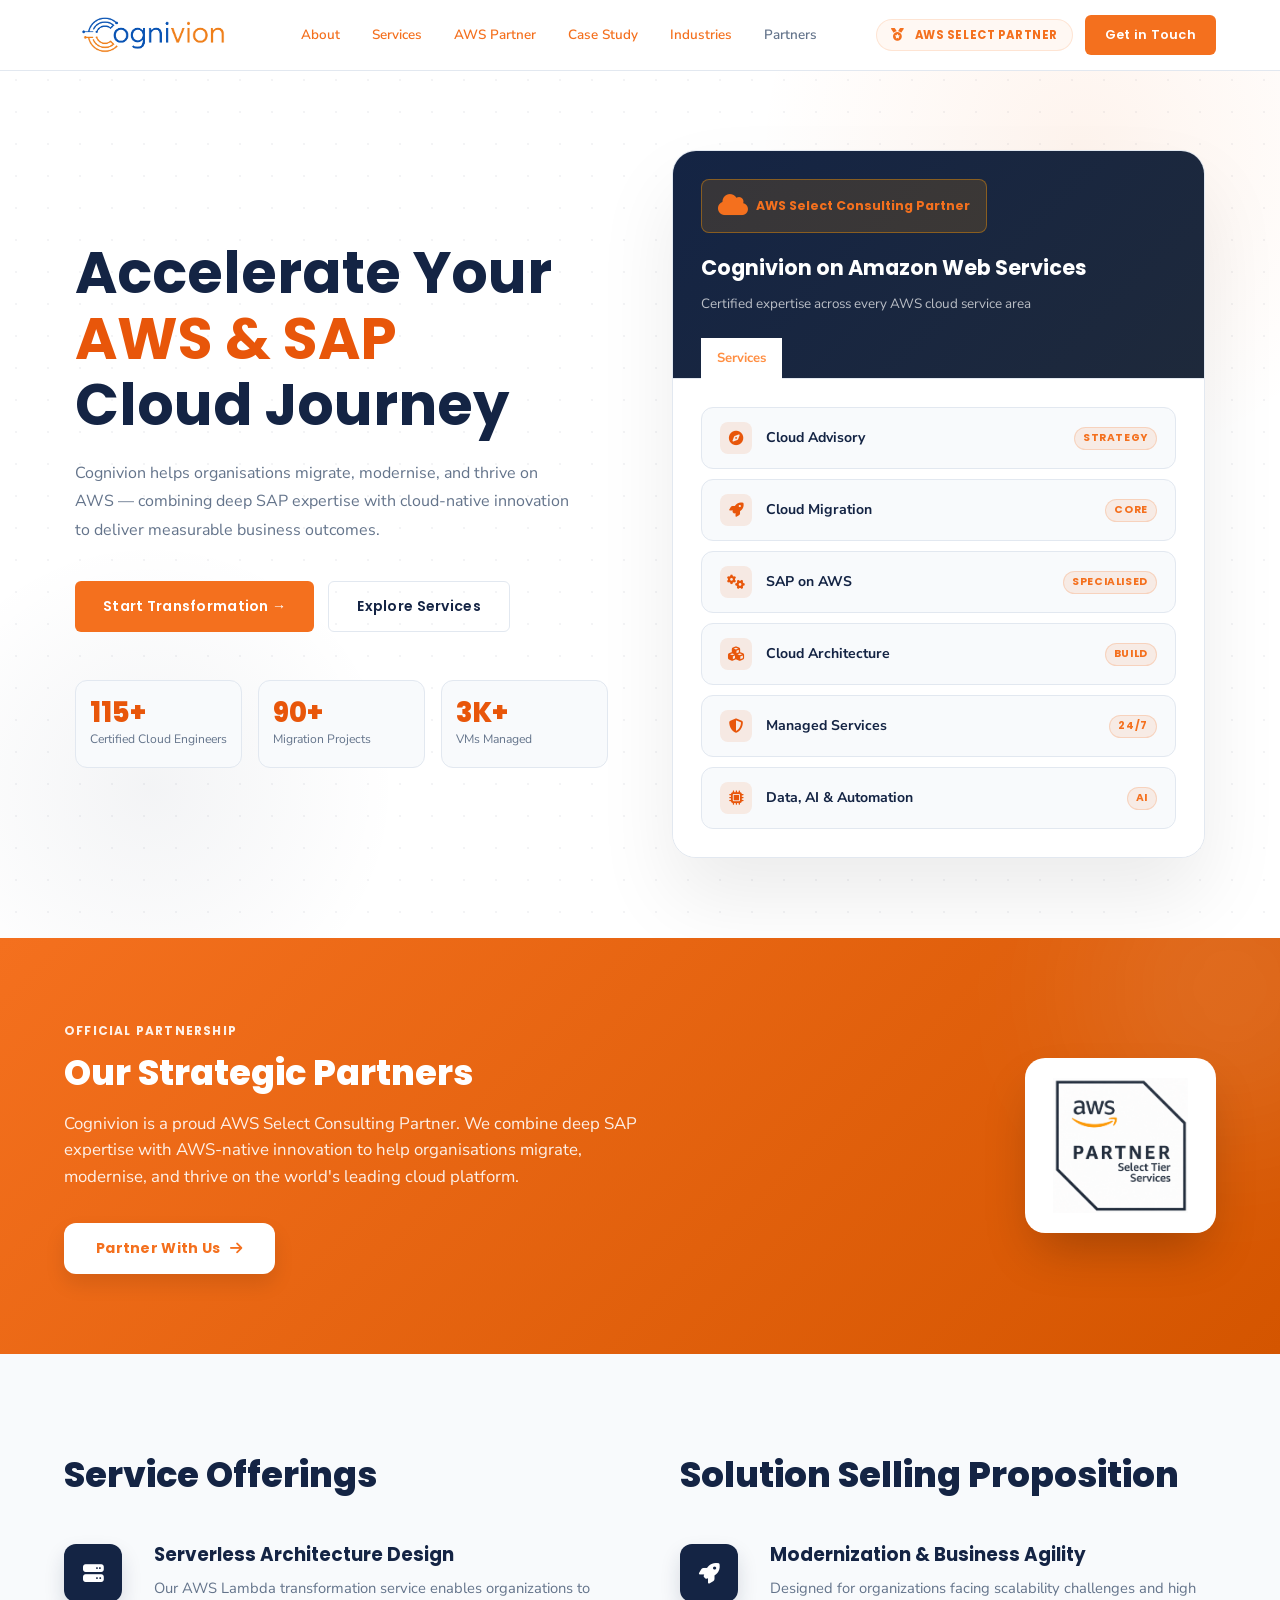
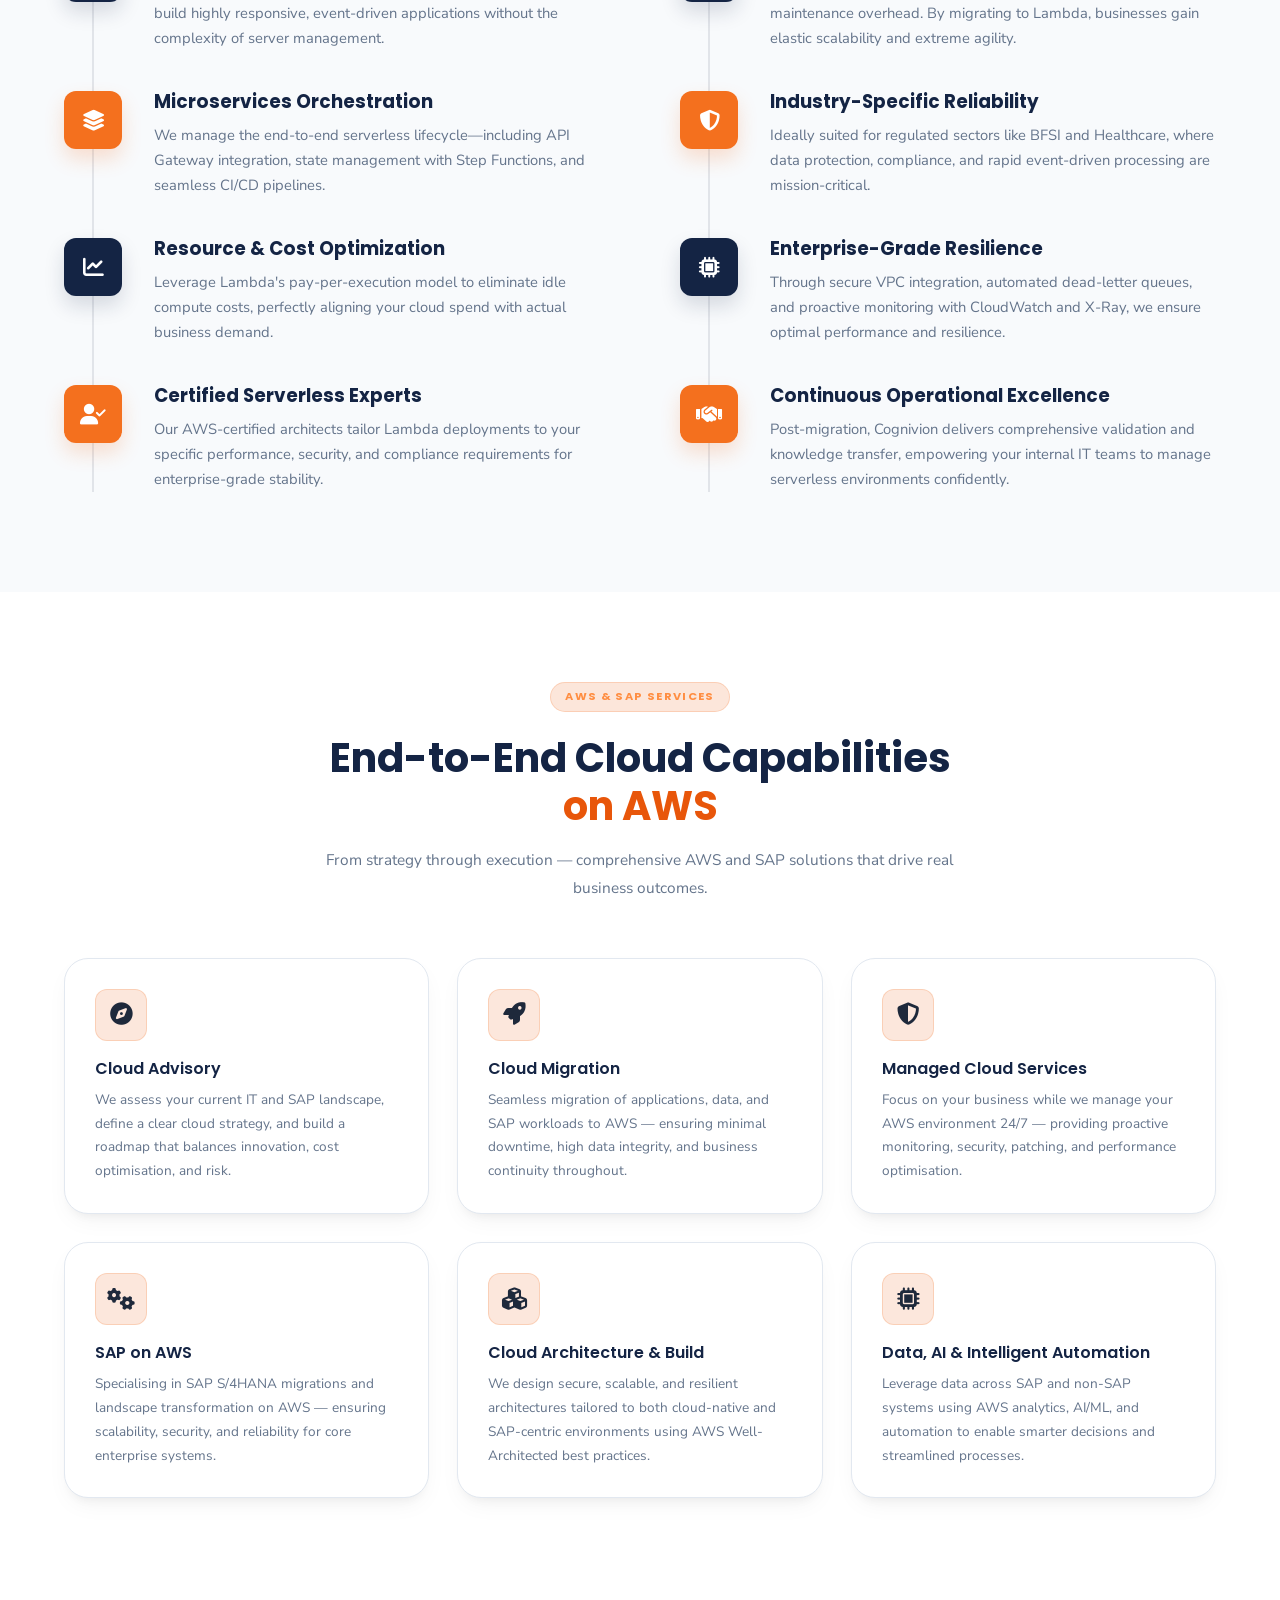
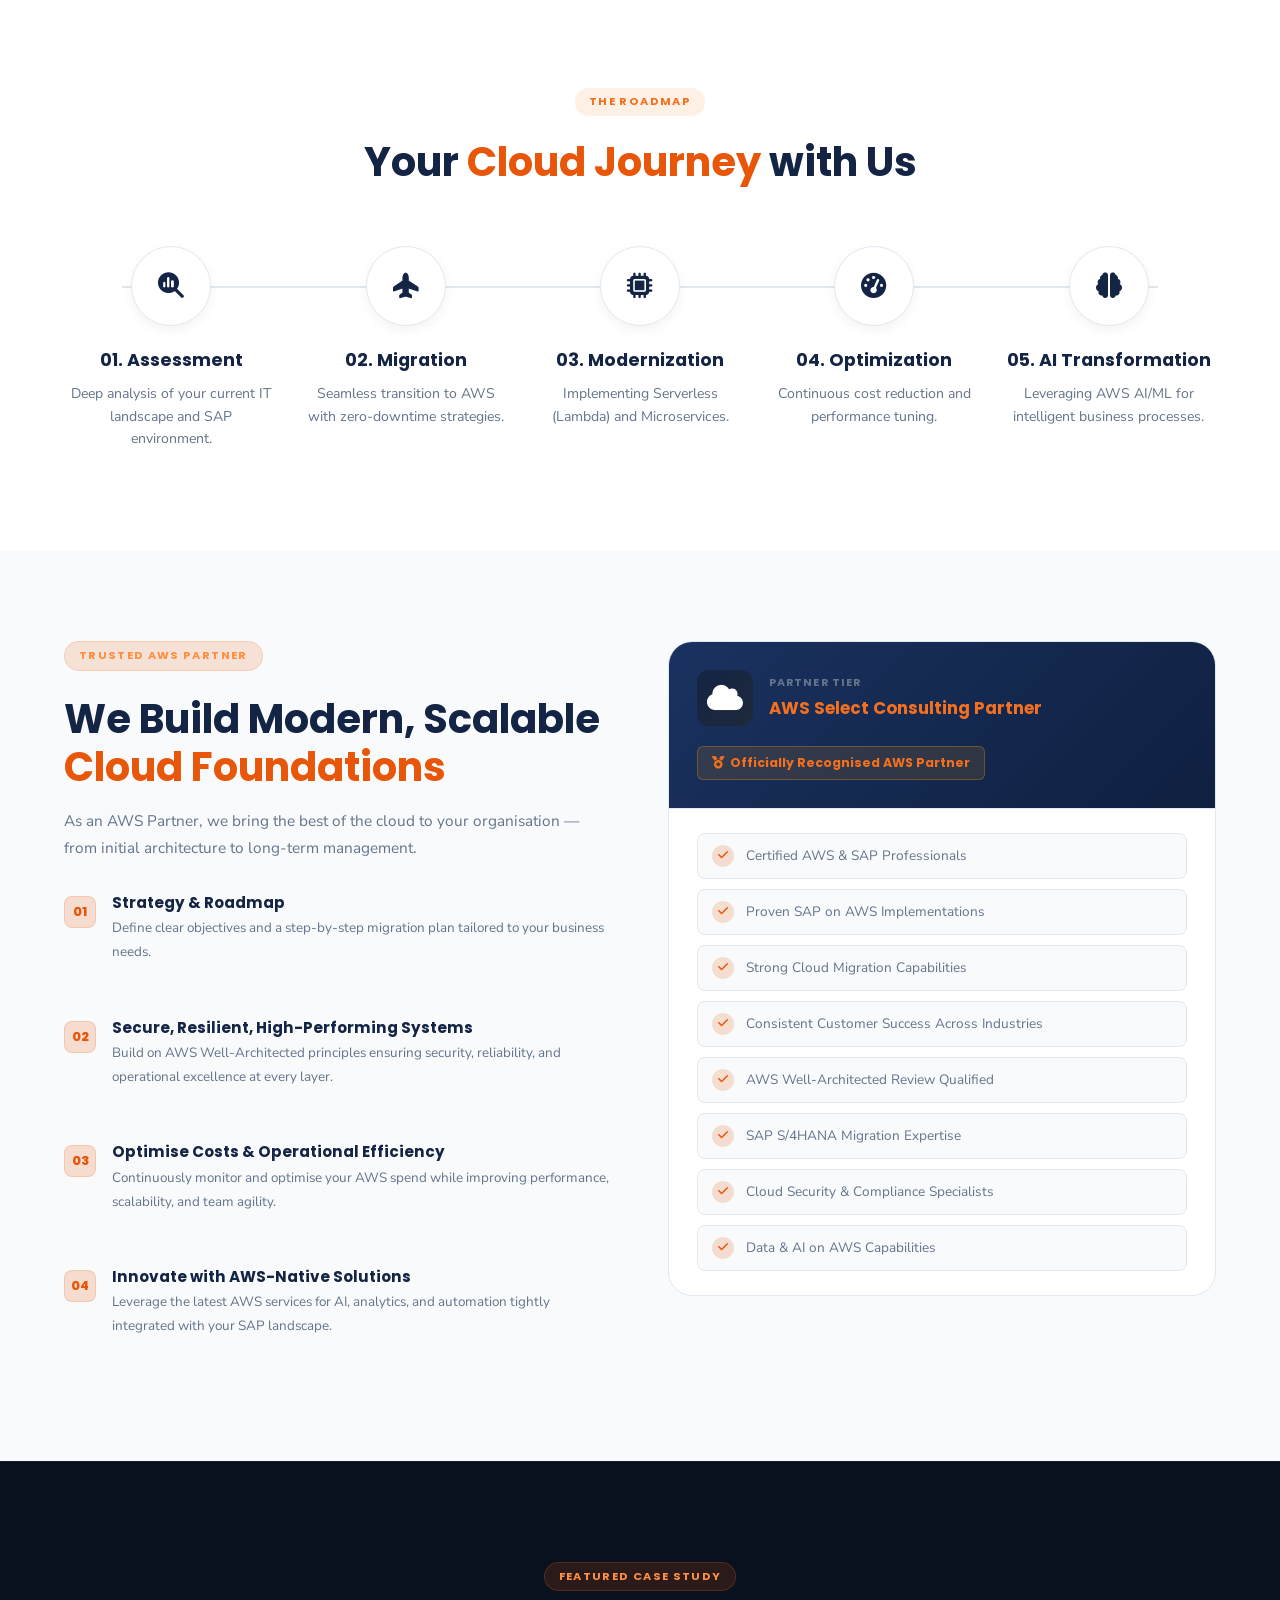
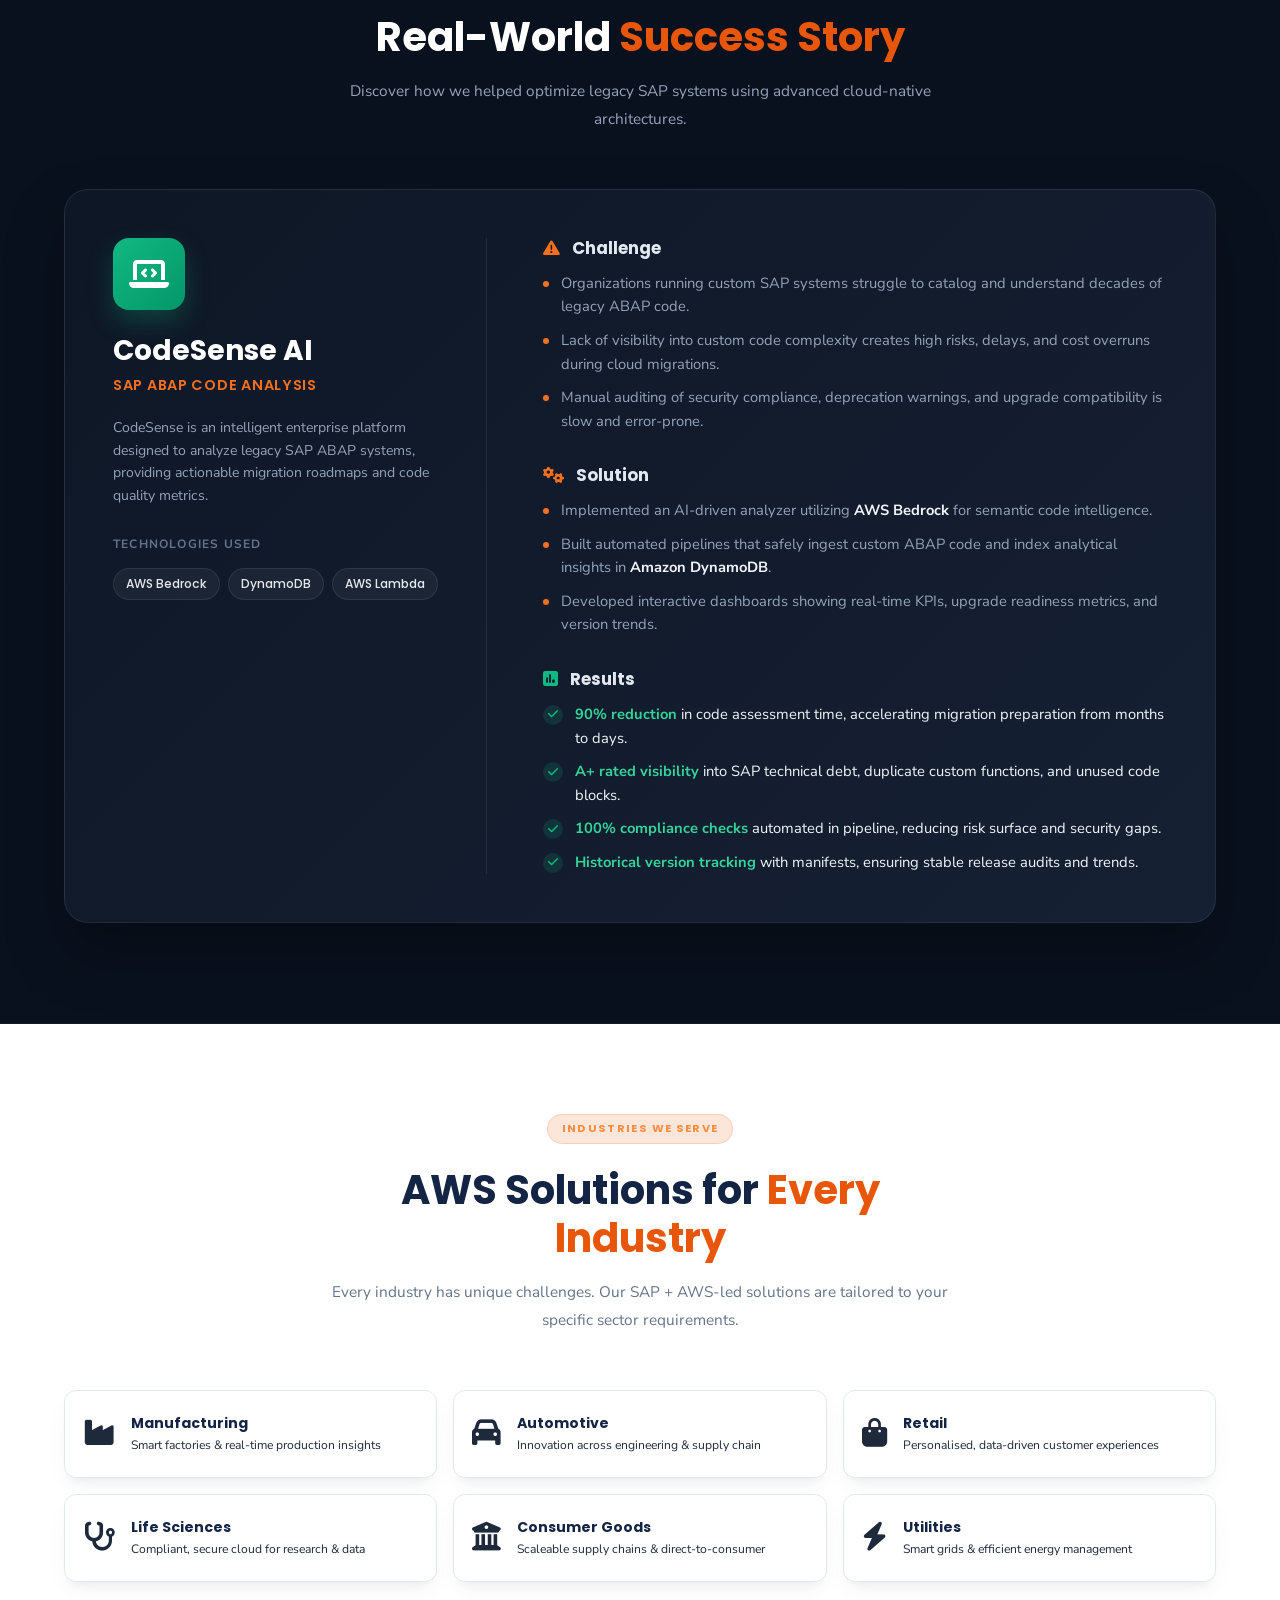
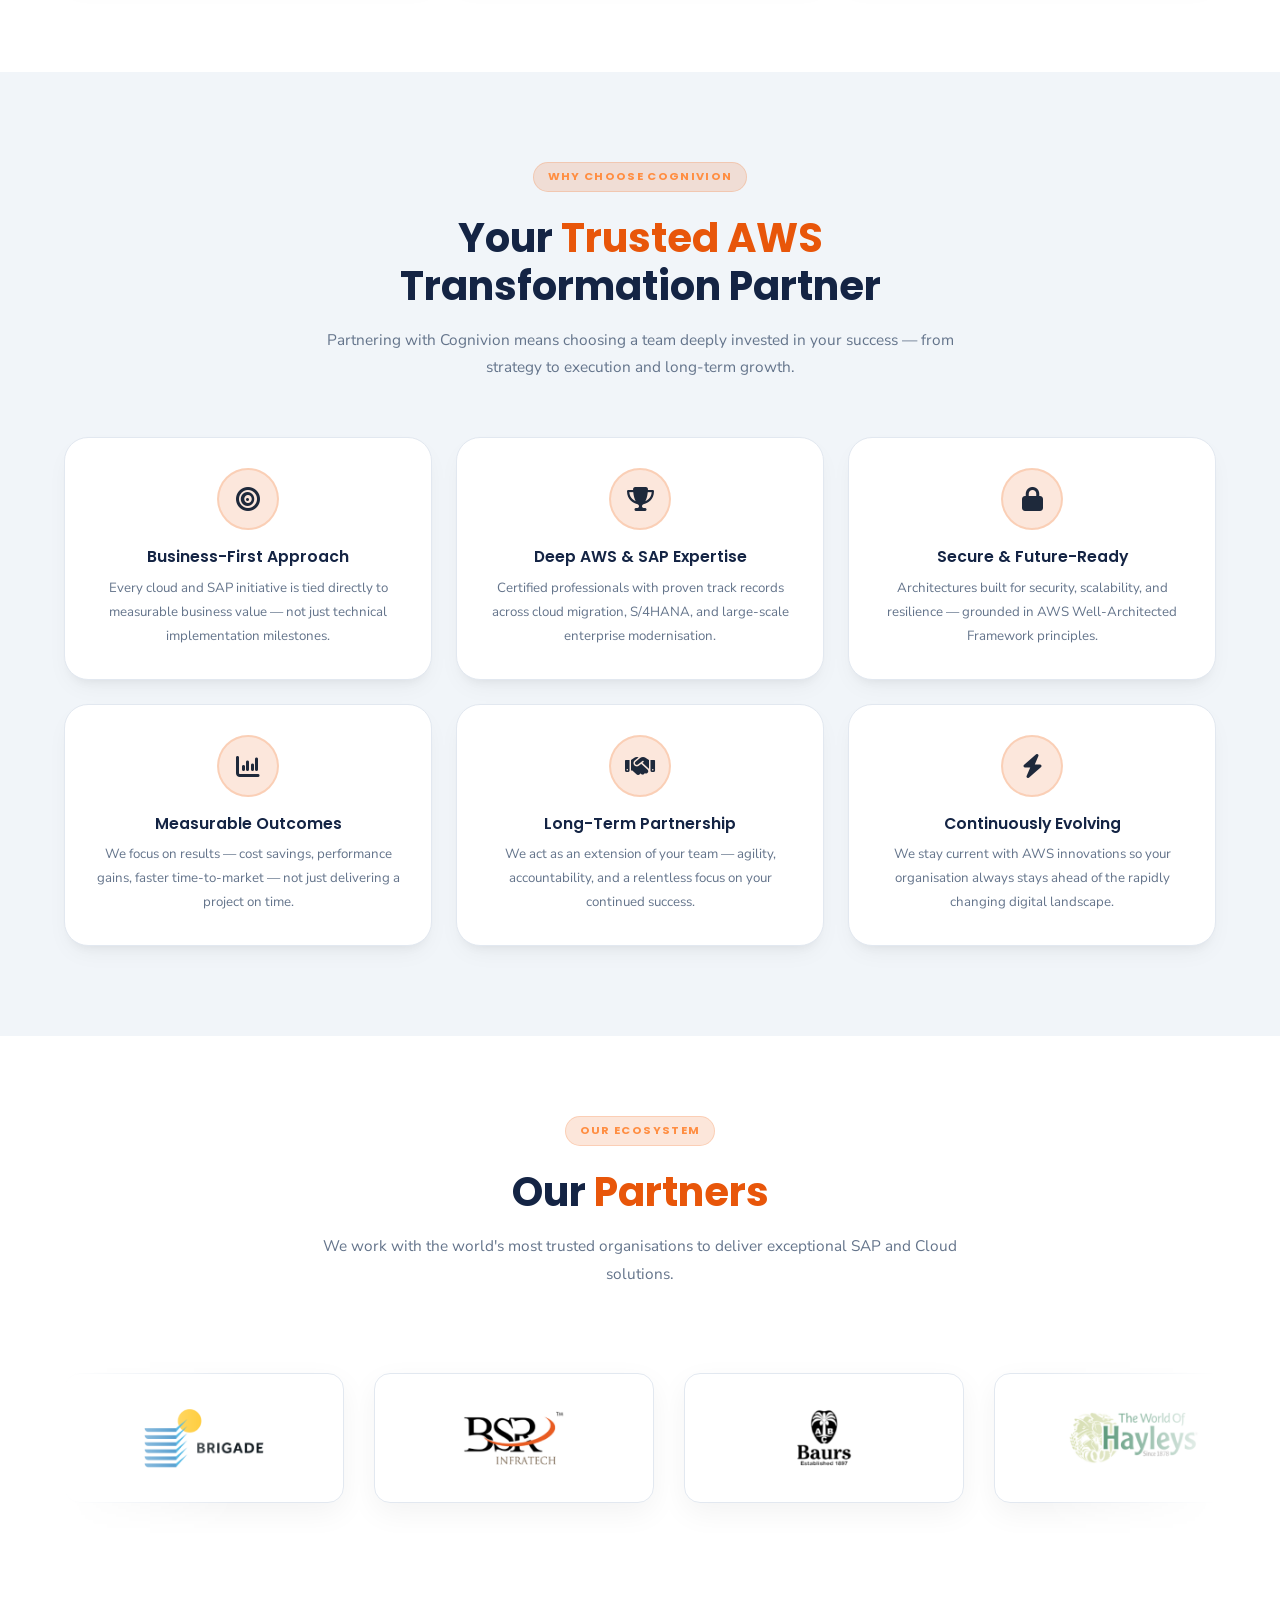
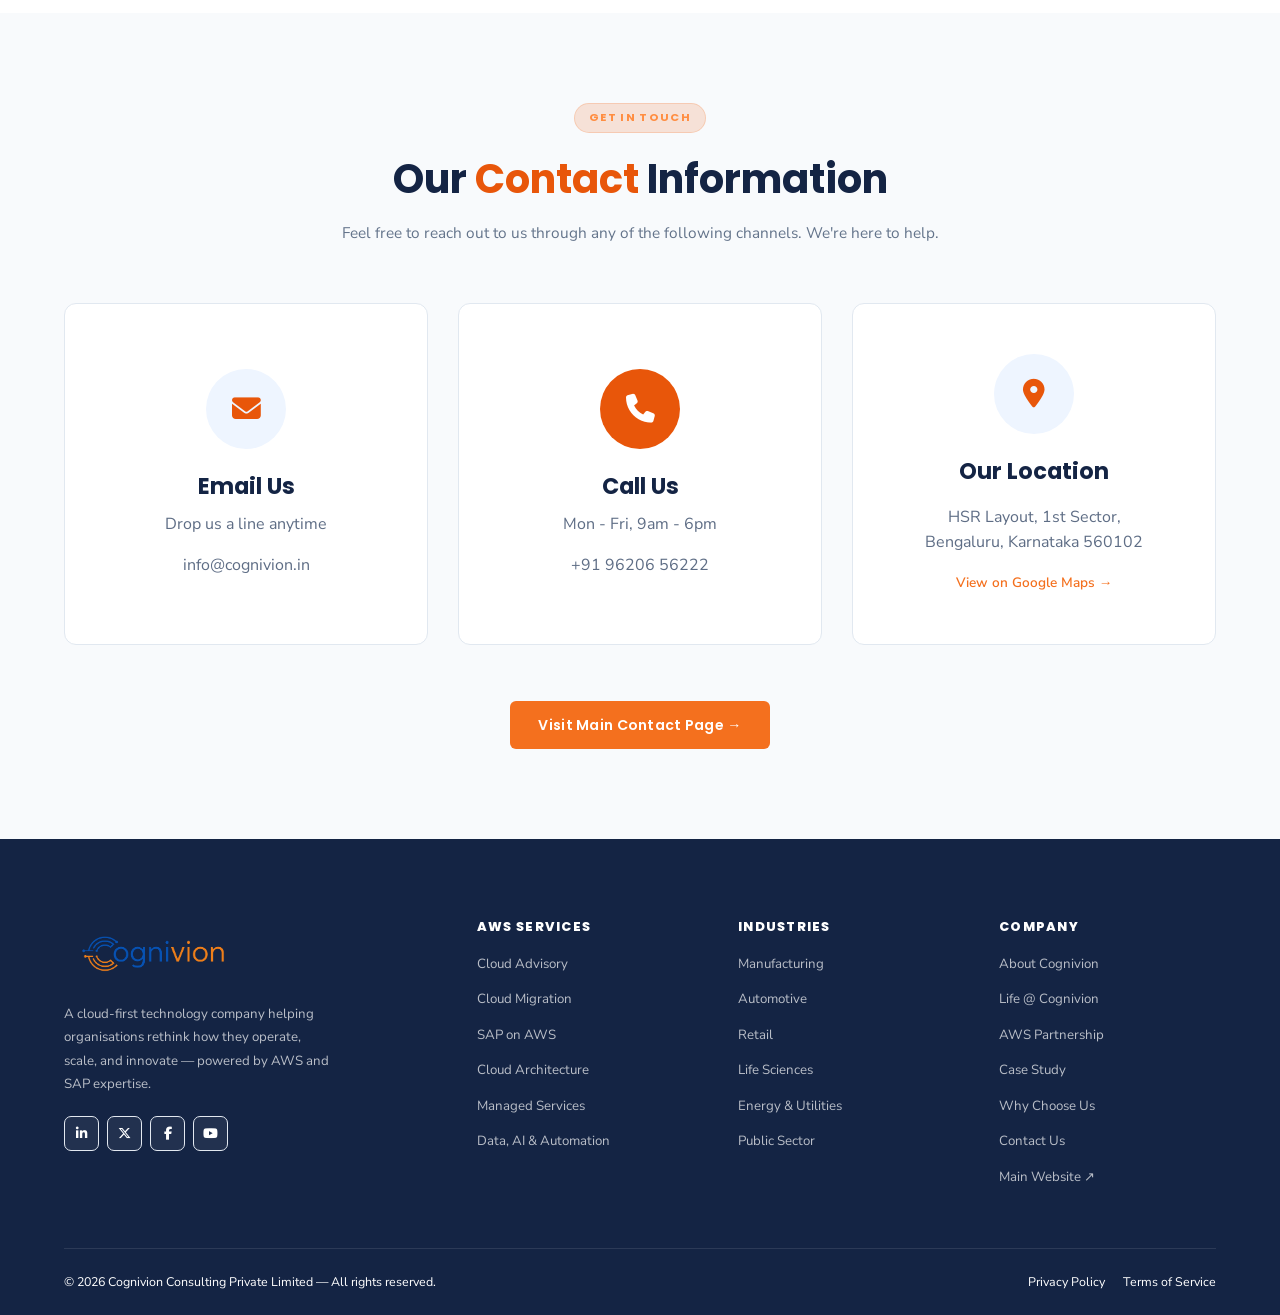
<file: Cognivion website/index.html>
<!DOCTYPE html>
<html lang="en">

<head>
  <meta charset="UTF-8">
  <meta name="viewport" content="width=device-width, initial-scale=1.0">
  <title>Cognivion | AWS Cloud Partner</title>
  <link
    href="https://fonts.googleapis.com/css2?family=Nunito+Sans:wght@300;400;600;700;800;900&family=Poppins:wght@400;500;600;700;800&display=swap"
    rel="stylesheet">
  <link rel="stylesheet" href="https://cdnjs.cloudflare.com/ajax/libs/font-awesome/6.5.1/css/all.min.css">
  <link rel="stylesheet" href="style.css">
</head>

<body>

  <!-- ===================== NAVBAR ===================== -->
  <nav class="nav" id="mainNav">
    <div class="nav-inner">
      <a href="https://cognivion.in/" class="logo">
        <img src="assets/congivion-logo-2 (1).png" alt="Cognivion Logo" style="height:70px;width:auto;display:block;">
        <!-- <span class="logo-name"><span>COGNIVION</span></span> -->
      </a>
      <div class="nav-links">
        <a href="#about">About</a>
        <a href="#services">Services</a>
        <a href="#aws">AWS Partner</a>
        <a href="#case-study">Case Study</a>
        <a href="#industries">Industries</a>
        <a href="#partners">Partners</a>
      </div>
      <div class="nav-right">
        <div class="nav-aws"><i class="fa-solid fa-medal"></i> AWS SELECT PARTNER</div>
        <a href="#enquiry" class="btn btn-org" style="padding:10px 20px;font-size:.8rem;">Get in Touch</a>
      </div>
      <button class="hamburger" id="hbg" aria-label="Menu">

      </button>
    </div>
    <div class="mob-menu" id="mobMenu">
      <a href="#about">About</a>
      <a href="#services">Services</a>
      <a href="#aws">AWS Partner</a>
      <a href="#case-study">Case Study</a>
      <a href="#industries">Industries</a>
      <a href="#partners">Partners</a>
      <div class="mob-cta">
        <a href="#enquiry" class="btn btn-org" style="display:block;text-align:center;padding:13px;">Get in Touch →</a>
      </div>
    </div>
  </nav>

  <!-- ===================== HERO ===================== -->
  <section class="hero" id="top">
    <div class="hero-blob1"></div>
    <div class="hero-blob2"></div>
    <div class="wrap">
      <div class="hero-content">

        <!-- LEFT -->
        <div>
          <!-- <div class="hero-label">
            <i class="fa-solid fa-medal"></i>
            <span class="hero-label-text">AWS SELECT CONSULTING PARTNER</span>
          </div> -->
          <h1>
            Accelerate Your<br>
            <em>AWS &amp; SAP</em><br>
            Cloud Journey
          </h1>
          <p class="hero-desc">
            Cognivion helps organisations migrate, modernise, and thrive on AWS — combining deep SAP expertise with
            cloud-native innovation to deliver measurable business outcomes.
          </p>
          <div class="hero-btns">
            <a href="#enquiry" class="btn btn-org">Start Transformation →</a>
            <a href="#services" class="btn btn-line">Explore Services</a>
          </div>
          <div class="hero-kpi">
            <div class="kpi-box">
              <div class="kpi-num count-me" data-target="115" data-suffix="+">0</div>
              <div class="kpi-lbl">Certified Cloud Engineers</div>
            </div>
            <div class="kpi-box">
              <div class="kpi-num count-me" data-target="90" data-suffix="+">0</div>
              <div class="kpi-lbl">Migration Projects</div>
            </div>
            <div class="kpi-box">
              <div class="kpi-num count-me" data-target="3" data-suffix="K+">0</div>
              <div class="kpi-lbl">VMs Managed</div>
            </div>
          </div>
        </div>

        <!-- RIGHT PANEL -->
        <div class="hero-panel">
          <div class="hero-panel-top">
            <div class="aws-partner-label">
              <span class="aws-cloud-icon"><i class="fa-solid fa-cloud"></i></span>
              AWS Select Consulting Partner
            </div>
            <div class="panel-title">Cognivion on Amazon Web Services</div>
            <div class="panel-sub">Certified expertise across every AWS cloud service area</div>
            <div class="panel-tabs">
              <div class="panel-tab active">Services</div>
              <!-- <div class="panel-tab">Expertise</div> -->
            </div>
          </div>
          <div class="hero-panel-body">
            <div class="service-list">
              <div class="svc-row">
                <div class="svc-ico"><i class="fa-solid fa-compass"></i></div>
                <span class="svc-name">Cloud Advisory</span>
                <span class="svc-badge">Strategy</span>
              </div>
              <div class="svc-row">
                <div class="svc-ico"><i class="fa-solid fa-rocket"></i></div>
                <span class="svc-name">Cloud Migration</span>
                <span class="svc-badge">Core</span>
              </div>
              <div class="svc-row">
                <div class="svc-ico"><i class="fa-solid fa-gears"></i></div>
                <span class="svc-name">SAP on AWS</span>
                <span class="svc-badge">Specialised</span>
              </div>
              <div class="svc-row">
                <div class="svc-ico"><i class="fa-solid fa-cubes"></i></div>
                <span class="svc-name">Cloud Architecture</span>
                <span class="svc-badge">Build</span>
              </div>
              <div class="svc-row">
                <div class="svc-ico"><i class="fa-solid fa-shield-halved"></i></div>
                <span class="svc-name">Managed Services</span>
                <span class="svc-badge">24/7</span>
              </div>
              <div class="svc-row">
                <div class="svc-ico"><i class="fa-solid fa-microchip"></i></div>
                <span class="svc-name">Data, AI &amp; Automation</span>
                <span class="svc-badge">AI</span>
              </div>
            </div>
          </div>
        </div>

      </div>
    </div>
  </section>

  <!-- ===================== STRATEGIC PARTNERS ===================== -->
  <div class="band" id="about">
    <div class="wrap">
      <div class="band-content">
        <div class="band-text">
          <span class="band-tag">Official Partnership</span>
          <h3>Our Strategic Partners</h3>
          <p>Cognivion is a proud AWS Select Consulting Partner. We combine deep SAP expertise with AWS-native
            innovation
            to help organisations migrate, modernise, and thrive on the world's leading cloud platform.</p>
          <a href="#enquiry" class="btn btn-white">Partner With Us <i class="fa-solid fa-arrow-right"></i></a>
        </div>
        <div class="band-badge">
          <div class="badge-card">
            <img src="assets/SAPNOVA Badge- 1june2026.png" alt="AWS Partner Logo">
          </div>
        </div>
      </div>
    </div>
  </div>

  <!-- ===================== LAMBDA OFFERINGS & PROPOSITION ===================== -->
  <section class="offers-sec">
    <div class="wrap">
      <div class="offers-grid">

        <!-- Left: Service Offerings -->
        <div class="offer-col">
          <h2>Service Offerings</h2>
          <div class="offer-list">
            <!-- Item 1 -->
            <div class="offer-item">
              <div class="offer-icon-box"><i class="fa-solid fa-server"></i></div>
              <div class="offer-text">
                <h4>Serverless Architecture Design</h4>
                <p>Our AWS Lambda transformation service enables organizations to build highly responsive, event-driven
                  applications without the complexity of server management.</p>
              </div>
            </div>
            <!-- Item 2 -->
            <div class="offer-item">
              <div class="offer-icon-box"><i class="fa-solid fa-layer-group"></i></div>
              <div class="offer-text">
                <h4>Microservices Orchestration</h4>
                <p>We manage the end-to-end serverless lifecycle—including API Gateway integration, state management
                  with Step Functions, and seamless CI/CD pipelines.</p>
              </div>
            </div>
            <!-- Item 3 -->
            <div class="offer-item">
              <div class="offer-icon-box"><i class="fa-solid fa-chart-line"></i></div>
              <div class="offer-text">
                <h4>Resource & Cost Optimization</h4>
                <p>Leverage Lambda's pay-per-execution model to eliminate idle compute costs, perfectly aligning your
                  cloud spend with actual business demand.</p>
              </div>
            </div>
            <!-- Item 4 -->
            <div class="offer-item">
              <div class="offer-icon-box"><i class="fa-solid fa-user-check"></i></div>
              <div class="offer-text">
                <h4>Certified Serverless Experts</h4>
                <p>Our AWS-certified architects tailor Lambda deployments to your specific performance, security, and
                  compliance requirements for enterprise-grade stability.</p>
              </div>
            </div>
          </div>
        </div>

        <!-- Right: Solution Selling Proposition -->
        <div class="offer-col">
          <h2>Solution Selling Proposition</h2>
          <div class="offer-list">
            <!-- Item 1 -->
            <div class="offer-item">
              <div class="offer-icon-box"><i class="fa-solid fa-rocket"></i></div>
              <div class="offer-text">
                <h4>Modernization & Business Agility</h4>
                <p>Designed for organizations facing scalability challenges and high maintenance overhead. By migrating
                  to Lambda, businesses gain elastic scalability and extreme agility.</p>
              </div>
            </div>
            <!-- Item 2 -->
            <div class="offer-item">
              <div class="offer-icon-box"><i class="fa-solid fa-shield-halved"></i></div>
              <div class="offer-text">
                <h4>Industry-Specific Reliability</h4>
                <p>Ideally suited for regulated sectors like BFSI and Healthcare, where data protection, compliance, and
                  rapid event-driven processing are mission-critical.</p>
              </div>
            </div>
            <!-- Item 3 -->
            <div class="offer-item">
              <div class="offer-icon-box"><i class="fa-solid fa-microchip"></i></div>
              <div class="offer-text">
                <h4>Enterprise-Grade Resilience</h4>
                <p>Through secure VPC integration, automated dead-letter queues, and proactive monitoring with
                  CloudWatch and X-Ray, we ensure optimal performance and resilience.</p>
              </div>
            </div>
            <!-- Item 4 -->
            <div class="offer-item">
              <div class="offer-icon-box"><i class="fa-solid fa-handshake"></i></div>
              <div class="offer-text">
                <h4>Continuous Operational Excellence</h4>
                <p>Post-migration, Cognivion delivers comprehensive validation and knowledge transfer, empowering your
                  internal IT teams to manage serverless environments confidently.</p>
              </div>
            </div>
          </div>
        </div>

      </div>
    </div>
  </section>

  <!-- ===================== AWS SERVICES ===================== -->
  <section class="sec" id="services">
    <div class="wrap">
      <div class="sec-head tc">
        <div class="tag">AWS &amp; SAP Services</div>
        <h2 class="mt8">End-to-End Cloud Capabilities <span class="accent">on AWS</span></h2>
        <p class="mt16">From strategy through execution — comprehensive AWS and SAP solutions that drive real business
          outcomes.</p>
      </div>
      <div class="grid-3">
        <div class="svc-card">
          <div class="svc-card-ico"><i class="fa-solid fa-compass"></i></div>
          <h3>Cloud Advisory</h3>
          <p>We assess your current IT and SAP landscape, define a clear cloud strategy, and build a roadmap that
            balances innovation, cost optimisation, and risk.</p>

        </div>
        <div class="svc-card">
          <div class="svc-card-ico"><i class="fa-solid fa-rocket"></i></div>
          <h3>Cloud Migration</h3>
          <p>Seamless migration of applications, data, and SAP workloads to AWS — ensuring minimal downtime, high data
            integrity, and business continuity throughout.</p>

        </div>
        <div class="svc-card">
          <div class="svc-card-ico"><i class="fa-solid fa-shield-halved"></i></div>
          <h3>Managed Cloud Services</h3>
          <p>Focus on your business while we manage your AWS environment 24/7 — providing proactive monitoring,
            security, patching, and performance optimisation.</p>

        </div>
        <div class="svc-card">
          <div class="svc-card-ico"><i class="fa-solid fa-gears"></i></div>
          <h3>SAP on AWS</h3>
          <p>Specialising in SAP S/4HANA migrations and landscape transformation on AWS — ensuring scalability,
            security, and reliability for core enterprise systems.</p>

        </div>
        <div class="svc-card">
          <div class="svc-card-ico"><i class="fa-solid fa-cubes"></i></div>
          <h3>Cloud Architecture &amp; Build</h3>
          <p>We design secure, scalable, and resilient architectures tailored to both cloud-native and SAP-centric
            environments using AWS Well-Architected best practices.</p>

        </div>
        <div class="svc-card">
          <div class="svc-card-ico"><i class="fa-solid fa-microchip"></i></div>
          <h3>Data, AI &amp; Intelligent Automation</h3>
          <p>Leverage data across SAP and non-SAP systems using AWS analytics, AI/ML, and automation to enable smarter
            decisions and streamlined processes.</p>

        </div>
      </div>
    </div>
  </section>

  <!-- ===================== ROADMAP ===================== -->
  <section class="sec roadmap-sec">
    <div class="wrap">
      <div class="sec-head tc">
        <div class="tag">THE ROADMAP</div>
        <h2 class="mt8">Your <span class="accent">Cloud Journey</span> with Us</h2>
      </div>

      <div class="roadmap-container">
        <!-- Step 1 -->
        <div class="roadmap-step">
          <div class="roadmap-icon-box">
            <i class="fa-solid fa-magnifying-glass-chart"></i>
          </div>
          <h4>01. Assessment</h4>
          <p>Deep analysis of your current IT landscape and SAP environment.</p>
        </div>

        <!-- Step 2 -->
        <div class="roadmap-step">
          <div class="roadmap-icon-box">
            <i class="fa-solid fa-plane-up"></i>
          </div>
          <h4>02. Migration</h4>
          <p>Seamless transition to AWS with zero-downtime strategies.</p>
        </div>

        <!-- Step 3 -->
        <div class="roadmap-step">
          <div class="roadmap-icon-box">
            <i class="fa-solid fa-microchip"></i>
          </div>
          <h4>03. Modernization</h4>
          <p>Implementing Serverless (Lambda) and Microservices.</p>
        </div>

        <!-- Step 4 -->
        <div class="roadmap-step">
          <div class="roadmap-icon-box">
            <i class="fa-solid fa-gauge-high"></i>
          </div>
          <h4>04. Optimization</h4>
          <p>Continuous cost reduction and performance tuning.</p>
        </div>

        <!-- Step 5 -->
        <div class="roadmap-step">
          <div class="roadmap-icon-box">
            <i class="fa-solid fa-brain"></i>
          </div>
          <h4>05. AI Transformation</h4>
          <p>Leveraging AWS AI/ML for intelligent business processes.</p>
        </div>
      </div>
    </div>
  </section>

  <!-- ===================== AWS PARTNER ===================== -->
  <section class="sec sec-alt" id="aws">
    <div class="wrap">
      <div class="partner-grid">
        <div class="partner-info">
          <div class="tag">Trusted AWS Partner</div>
          <h2 class="mt8">We Build Modern, Scalable <span class="accent">Cloud Foundations</span></h2>
          <p class="mt16">As an AWS Partner, we bring the best of the cloud to your organisation — from initial
            architecture to long-term management.</p>
          <div class="partner-steps">
            <div class="step">
              <div class="step-num">01</div>
              <div>
                <h4>Strategy &amp; Roadmap</h4>
                <p>Define clear objectives and a step-by-step migration plan tailored to your business needs.</p>
              </div>
            </div>
            <div class="step">
              <div class="step-num">02</div>
              <div>
                <h4>Secure, Resilient, High-Performing Systems</h4>
                <p>Build on AWS Well-Architected principles ensuring security, reliability, and operational excellence
                  at every layer.</p>
              </div>
            </div>
            <div class="step">
              <div class="step-num">03</div>
              <div>
                <h4>Optimise Costs &amp; Operational Efficiency</h4>
                <p>Continuously monitor and optimise your AWS spend while improving performance, scalability, and team
                  agility.</p>
              </div>
            </div>
            <div class="step">
              <div class="step-num">04</div>
              <div>
                <h4>Innovate with AWS-Native Solutions</h4>
                <p>Leverage the latest AWS services for AI, analytics, and automation tightly integrated with your SAP
                  landscape.</p>
              </div>
            </div>
          </div>
        </div>
        <div class="partner-card">
          <div class="partner-card-head">
            <div class="aws-tier">
              <div class="aws-tier-icon"><i class="fa-solid fa-cloud"></i></div>
              <div>
                <div class="aws-tier-label">Partner Tier</div>
                <div class="aws-tier-name">AWS Select Consulting Partner</div>
              </div>
            </div>
            <div class="aws-tag"><i class="fa-solid fa-medal"></i> Officially Recognised AWS Partner</div>
          </div>
          <div class="partner-card-body">
            <div class="check-list">
              <div class="check-item">
                <div class="chk"><i class="fa-solid fa-check"></i></div>Certified AWS &amp; SAP Professionals
              </div>
              <div class="check-item">
                <div class="chk"><i class="fa-solid fa-check"></i></div>Proven SAP on AWS Implementations
              </div>
              <div class="check-item">
                <div class="chk"><i class="fa-solid fa-check"></i></div>Strong Cloud Migration Capabilities
              </div>
              <div class="check-item">
                <div class="chk"><i class="fa-solid fa-check"></i></div>Consistent Customer Success Across Industries
              </div>
              <div class="check-item">
                <div class="chk"><i class="fa-solid fa-check"></i></div>AWS Well-Architected Review Qualified
              </div>
              <div class="check-item">
                <div class="chk"><i class="fa-solid fa-check"></i></div>SAP S/4HANA Migration Expertise
              </div>
              <div class="check-item">
                <div class="chk"><i class="fa-solid fa-check"></i></div>Cloud Security &amp; Compliance Specialists
              </div>
              <div class="check-item">
                <div class="chk"><i class="fa-solid fa-check"></i></div>Data &amp; AI on AWS Capabilities
              </div>
            </div>
          </div>
        </div>
      </div>
    </div>
  </section>

  <!-- ===================== CASE STUDY ===================== -->
  <section class="sec sec-alt-dark" id="case-study">
    <div class="wrap">
      <div class="sec-head tc">
        <div class="tag">Featured Case Study</div>
        <h2 class="mt8" style="color: #fff;">Real-World <span class="accent">Success Story</span></h2>
        <p class="mt16" style="color: #94a3b8;">Discover how we helped optimize legacy SAP systems using advanced cloud-native architectures.</p>
      </div>

      <div class="cs-card">
        <!-- Left: Project Branding & Tech -->
        <div class="cs-sidebar">
          <div class="cs-icon-wrapper">
            <i class="fa-solid fa-laptop-code"></i>
          </div>
          <h3 class="cs-title">CodeSense AI</h3>
          <p class="cs-subtitle">SAP ABAP Code Analysis</p>
          <p class="cs-side-desc">
            CodeSense is an intelligent enterprise platform designed to analyze legacy SAP ABAP systems, providing actionable migration roadmaps and code quality metrics.
          </p>
          
          <div class="cs-tech-section">
            <div class="cs-tech-header">Technologies Used</div>
            <div class="cs-badges">
              <span class="cs-badge">AWS Bedrock</span>
              <span class="cs-badge">DynamoDB</span>
              <span class="cs-badge">AWS Lambda</span>
            </div>
          </div>
        </div>

        <!-- Right: Challenge, Solution, Results -->
        <div class="cs-main">
          <!-- Challenge -->
          <div class="cs-section">
            <h4 class="cs-sec-title"><i class="fa-solid fa-triangle-exclamation" style="color: var(--orange); margin-right: 8px;"></i> Challenge</h4>
            <div class="cs-list">
              <div class="cs-item">
                <span class="cs-bullet"></span>
                <span>Organizations running custom SAP systems struggle to catalog and understand decades of legacy ABAP code.</span>
              </div>
              <div class="cs-item">
                <span class="cs-bullet"></span>
                <span>Lack of visibility into custom code complexity creates high risks, delays, and cost overruns during cloud migrations.</span>
              </div>
              <div class="cs-item">
                <span class="cs-bullet"></span>
                <span>Manual auditing of security compliance, deprecation warnings, and upgrade compatibility is slow and error-prone.</span>
              </div>
            </div>
          </div>

          <!-- Solution -->
          <div class="cs-section">
            <h4 class="cs-sec-title"><i class="fa-solid fa-gears" style="color: var(--orange); margin-right: 8px;"></i> Solution</h4>
            <div class="cs-list">
              <div class="cs-item">
                <span class="cs-bullet"></span>
                <span>Implemented an AI-driven analyzer utilizing <strong>AWS Bedrock</strong> for semantic code intelligence.</span>
              </div>
              <div class="cs-item">
                <span class="cs-bullet"></span>
                <span>Built automated pipelines that safely ingest custom ABAP code and index analytical insights in <strong>Amazon DynamoDB</strong>.</span>
              </div>
              <div class="cs-item">
                <span class="cs-bullet"></span>
                <span>Developed interactive dashboards showing real-time KPIs, upgrade readiness metrics, and version trends.</span>
              </div>
            </div>
          </div>

          <!-- Results -->
          <div class="cs-section">
            <h4 class="cs-sec-title"><i class="fa-solid fa-square-poll-vertical" style="color: #10b981; margin-right: 8px;"></i> Results</h4>
            <div class="cs-list">
              <div class="cs-item cs-item-result">
                <span class="cs-checkmark"><i class="fa-solid fa-check"></i></span>
                <span><strong>90% reduction</strong> in code assessment time, accelerating migration preparation from months to days.</span>
              </div>
              <div class="cs-item cs-item-result">
                <span class="cs-checkmark"><i class="fa-solid fa-check"></i></span>
                <span><strong>A+ rated visibility</strong> into SAP technical debt, duplicate custom functions, and unused code blocks.</span>
              </div>
              <div class="cs-item cs-item-result">
                <span class="cs-checkmark"><i class="fa-solid fa-check"></i></span>
                <span><strong>100% compliance checks</strong> automated in pipeline, reducing risk surface and security gaps.</span>
              </div>
              <div class="cs-item cs-item-result">
                <span class="cs-checkmark"><i class="fa-solid fa-check"></i></span>
                <span><strong>Historical version tracking</strong> with manifests, ensuring stable release audits and trends.</span>
              </div>
            </div>
          </div>
        </div>
      </div>
    </div>
  </section>

  <!-- ===================== STATS ===================== -->
  <!-- <div class="stats-band">
    <div class="wrap">
      <div class="stats-inner">
        <div class="stat">
          <div class="stat-num count-me" data-target="115" data-suffix="+">0</div>
          <div class="stat-lbl">Certified Cloud Engineers</div>
        </div>
        <div class="stat">
          <div class="stat-num count-me" data-target="90" data-suffix="+">0</div>
          <div class="stat-lbl">Cloud Migration Projects</div>
        </div>
        <div class="stat">
          <div class="stat-num count-me" data-target="3000" data-suffix="+">0</div>
          <div class="stat-lbl">VMs Managed</div>
        </div>
        <div class="stat">
          <div class="stat-num count-me" data-target="1200" data-suffix="+">0</div>
          <div class="stat-lbl">TB of Data Processed</div>
        </div>
        <div class="stat">
          <div class="stat-num count-me" data-target="35" data-suffix="K+">0</div>
          <div class="stat-lbl">End Users on Cloud</div>
        </div>
      </div>
    </div>
  </div> -->

  <!-- ===================== INDUSTRIES ===================== -->
  <section class="sec" id="industries">
    <div class="wrap">
      <div class="sec-head tc">
        <div class="tag">Industries We Serve</div>
        <h2 class="mt8">AWS Solutions for <span class="accent">Every Industry</span></h2>
        <p class="mt16">Every industry has unique challenges. Our SAP + AWS-led solutions are tailored to your specific
          sector requirements.</p>
      </div>
      <div class="ind-grid">
        <div class="ind-card">
          <span class="ind-ico"><i class="fa-solid fa-industry"></i></span>
          <div>
            <div class="ind-name">Manufacturing</div>
            <div class="ind-sub">Smart factories &amp; real-time production insights</div>
          </div>
        </div>
        <div class="ind-card">
          <span class="ind-ico"><i class="fa-solid fa-car"></i></span>
          <div>
            <div class="ind-name">Automotive</div>
            <div class="ind-sub">Innovation across engineering &amp; supply chain</div>
          </div>
        </div>
        <div class="ind-card">
          <span class="ind-ico"><i class="fa-solid fa-bag-shopping"></i></span>
          <div>
            <div class="ind-name">Retail</div>
            <div class="ind-sub">Personalised, data-driven customer experiences</div>
          </div>
        </div>
        <div class="ind-card">
          <span class="ind-ico"><i class="fa-solid fa-stethoscope"></i></span>
          <div>
            <div class="ind-name">Life Sciences</div>
            <div class="ind-sub">Compliant, secure cloud for research &amp; data</div>
          </div>
        </div>
        <div class="ind-card">
          <span class="ind-ico"><i class="fa-solid fa-building-columns"></i></span>
          <div>
            <div class="ind-name">Consumer Goods</div>
            <div class="ind-sub">Scaleable supply chains &amp; direct-to-consumer</div>
          </div>
        </div>
        <div class="ind-card">
          <span class="ind-ico"><i class="fa-solid fa-bolt"></i></span>
          <div>
            <div class="ind-name">Utilities</div>
            <div class="ind-sub">Smart grids &amp; efficient energy management</div>
          </div>
        </div>
      </div>
    </div>
  </section>

  <!-- ===================== WHY ===================== -->
  <section class="sec sec-dark" id="why">
    <div class="wrap">
      <div class="sec-head tc">
        <div class="tag">Why Choose Cognivion</div>
        <h2 class="mt8">Your <span class="accent">Trusted AWS</span> Transformation Partner</h2>
        <p class="mt16">Partnering with Cognivion means choosing a team deeply invested in your success — from strategy
          to execution and long-term growth.</p>
      </div>
      <div class="why-grid">
        <div class="why-card">
          <div class="why-ico"><i class="fa-solid fa-bullseye"></i></div>
          <h3>Business-First Approach</h3>
          <p>Every cloud and SAP initiative is tied directly to measurable business value — not just technical
            implementation milestones.</p>
        </div>
        <div class="why-card">
          <div class="why-ico"><i class="fa-solid fa-trophy"></i></div>
          <h3>Deep AWS &amp; SAP Expertise</h3>
          <p>Certified professionals with proven track records across cloud migration, S/4HANA, and large-scale
            enterprise modernisation.</p>
        </div>
        <div class="why-card">
          <div class="why-ico"><i class="fa-solid fa-lock"></i></div>
          <h3>Secure &amp; Future-Ready</h3>
          <p>Architectures built for security, scalability, and resilience — grounded in AWS Well-Architected Framework
            principles.</p>
        </div>
        <div class="why-card">
          <div class="why-ico"><i class="fa-solid fa-chart-column"></i></div>
          <h3>Measurable Outcomes</h3>
          <p>We focus on results — cost savings, performance gains, faster time-to-market — not just delivering a
            project on time.</p>
        </div>
        <div class="why-card">
          <div class="why-ico"><i class="fa-solid fa-handshake"></i></div>
          <h3>Long-Term Partnership</h3>
          <p>We act as an extension of your team — agility, accountability, and a relentless focus on your continued
            success.</p>
        </div>
        <div class="why-card">
          <div class="why-ico"><i class="fa-solid fa-bolt"></i></div>
          <h3>Continuously Evolving</h3>
          <p>We stay current with AWS innovations so your organisation always stays ahead of the rapidly changing
            digital landscape.</p>
        </div>
      </div>
    </div>
  </section>

  <!-- ===================== OUR PARTNERS (SLIDER) ===================== -->
  <section class="sec logos-sec" id="partners">
    <div class="wrap">
      <div class="sec-head tc">
        <div class="tag">Our Ecosystem</div>
        <h2 class="mt8">Our <span class="accent">Partners</span></h2>
        <p class="mt16">We work with the world's most trusted organisations to deliver exceptional SAP and Cloud
          solutions.</p>
      </div>

      <div class="logo-slider">
        <div class="logo-track">
          <!-- Item 1 -->
          <div class="logo-item"><img src="assets/brigade.png" alt="Brigade Group"></div>
          <!-- Item 2 -->
          <div class="logo-item"><img src="assets/BSR.png" alt="BSR Infratech"></div>
          <!-- Item 3 -->
          <div class="logo-item"><img src="assets/baurs.png" alt="Baurs"></div>
          <!-- Item 4 -->
          <div class="logo-item"><img src="assets/hayles (1).png" alt="Hayleys"></div>
          <!-- Item 5 -->
          <div class="logo-item"><img src="assets/maliban.png" alt="Maliban"></div>
          <!-- Item 6 -->
          <div class="logo-item"><img src="assets/prestige.png" alt="Prestige Group"></div>
          <!-- Item 7 -->
          <div class="logo-item"><img src="assets/synergy.png" alt="Synergy"></div>

          <!-- DUPLICATES FOR SEAMLESS SCROLL -->
          <div class="logo-item"><img src="assets/brigade.png" alt="Brigade Group"></div>
          <div class="logo-item"><img src="assets/BSR.png" alt="BSR Infratech"></div>
          <div class="logo-item"><img src="assets/baurs.png" alt="Baurs"></div>
          <div class="logo-item"><img src="assets/hayles (1).png" alt="Hayleys"></div>
          <div class="logo-item"><img src="assets/maliban.png" alt="Maliban"></div>
          <div class="logo-item"><img src="assets/prestige.png" alt="Prestige Group"></div>
          <div class="logo-item"><img src="assets/synergy.png" alt="Synergy"></div>
        </div>
      </div>
    </div>
  </section>

  <!-- ===================== CONTACT US ===================== -->
  <section class="sec contact-info-sec" id="enquiry">
    <div class="wrap">
      <div class="sec-head tc">
        <div class="tag">Get in Touch</div>
        <h2 class="mt8">Our <span class="accent">Contact</span> Information</h2>
        <p class="mt16">Feel free to reach out to us through any of the following channels. We're here to help.</p>
      </div>

      <div class="contact-grid">
        <!-- Email Us Card -->
        <div class="contact-card"
          onclick="window.open('https://mail.google.com/mail/?view=cm&fs=1&to=info@cognivion.in', '_blank')">
          <div class="contact-icon-circle icon-blue-circle">
            <i class="fa-solid fa-envelope"></i>
          </div>
          <h3>Email Us</h3>
          <p>Drop us a line anytime</p>
          <a href="https://mail.google.com/mail/?view=cm&fs=1&to=info@cognivion.in" target="_blank"
            class="mt16">info@cognivion.in</a>
        </div>

        <!-- Call Us Card -->
        <div class="contact-card">
          <div class="contact-icon-circle icon-orange-circle">
            <i class="fa-solid fa-phone"></i>
          </div>
          <h3>Call Us</h3>
          <p>Mon - Fri, 9am - 6pm</p>
          <a href="tel:+919620656222" class="mt16">+91 96206 56222</a>
        </div>

        <!-- Our Location Card -->
        <div class="contact-card" onclick="window.open('https://maps.app.goo.gl/PMfrnFdf5wZfWwRC9', '_blank')">
          <div class="contact-icon-circle icon-blue-circle">
            <i class="fa-solid fa-location-dot"></i>
          </div>
          <h3>Our Location</h3>
          <p class="loc-text mt8">HSR Layout, 1st Sector, Bengaluru, Karnataka 560102</p>
          <a href="https://maps.app.goo.gl/PMfrnFdf5wZfWwRC9" target="_blank" class="mt16"
            style="font-size: 0.85rem; color: var(--orange); font-weight: 600;">View on Google Maps →</a>
        </div>
      </div>

      <div class="tc mt56">
        <a href="https://cognivion.in/contact/" target="_blank" class="btn btn-org">Visit Main Contact Page →</a>
      </div>
    </div>
  </section>

  <!-- ===================== FOOTER ===================== -->
  <footer class="footer">
    <div class="wrap">
      <div class="footer-grid">
        <div class="f-brand">
          <div class="f-brand-logo">
            <img src="assets/congivion-logo-2 (1).png" alt="Cognivion Logo"
              style="height:70px;width:auto;display:block;">
            <!-- <span style="font-family:'Poppins',sans-serif;font-weight:800;font-size:1rem;">COGNIVION</span> -->
          </div>
          <p>A cloud-first technology company helping organisations rethink how they operate, scale, and innovate —
            powered by AWS and SAP expertise.</p>
          <div class="f-social">
            <a href="https://www.linkedin.com/company/cognivion-consulting/" class="f-soc" target="_blank"><i
                class="fa-brands fa-linkedin-in"></i></a>
            <a href="https://cognivion.in/" class="f-soc" target="_blank"><i class="fa-brands fa-x-twitter"></i></a>
            <a href="https://cognivion.in/" class="f-soc" target="_blank"><i class="fa-brands fa-facebook-f"></i></a>
            <a href="https://cognivion.in/" class="f-soc" target="_blank"><i class="fa-brands fa-youtube"></i></a>
          </div>
        </div>
        <div class="f-col">
          <h5>AWS Services</h5>
          <ul>
            <li><a href="#services">Cloud Advisory</a></li>
            <li><a href="#services">Cloud Migration</a></li>
            <li><a href="#services">SAP on AWS</a></li>
            <li><a href="#services">Cloud Architecture</a></li>
            <li><a href="#services">Managed Services</a></li>
            <li><a href="#services">Data, AI &amp; Automation</a></li>
          </ul>
        </div>
        <div class="f-col">
          <h5>Industries</h5>
          <ul>
            <li><a href="#industries">Manufacturing</a></li>
            <li><a href="#industries">Automotive</a></li>
            <li><a href="#industries">Retail</a></li>
            <li><a href="#industries">Life Sciences</a></li>
            <li><a href="#industries">Energy &amp; Utilities</a></li>
            <li><a href="#industries">Public Sector</a></li>
          </ul>
        </div>
        <div class="f-col">
          <h5>Company</h5>
          <ul>
            <li><a href="https://cognivion.in/about/" target="_blank">About Cognivion</a></li>
            <li><a href="https://cognivion.in/life-at-cognivion/" target="_blank">Life @ Cognivion</a></li>
            <li><a href="#aws">AWS Partnership</a></li>
            <li><a href="#case-study">Case Study</a></li>
            <li><a href="#why">Why Choose Us</a></li>
            <li><a href="#enquiry">Contact Us</a></li>
            <li><a href="https://cognivion.in/" target="_blank">Main Website ↗</a></li>
          </ul>
        </div>
      </div>
      <div class="footer-btm">
        <p>© 2026 Cognivion Consulting Private Limited — All rights reserved.</p>
        <div class="footer-btm-links">
          <a href="#">Privacy Policy</a>
          <a href="#">Terms of Service</a>
        </div>
      </div>
    </div>
  </footer>

  <script src="script.js" defer></script>
</body>

</html>
</file>
<file: style.css>
/* =========================================================
   RESET
========================================================= */
*,
*::before,
*::after {
  box-sizing: border-box;
  margin: 0;
  padding: 0;
}

html {
  scroll-behavior: smooth;
}

body {
  font-family: 'Nunito Sans', sans-serif;
  background: var(--bg, #ffffff);
  color: var(--text, #1e293b);
  line-height: 1.6;
  overflow-x: hidden;
}

a {
  text-decoration: none;
  color: inherit;
}

ul {
  list-style: none;
}

img {
  max-width: 100%;
  display: block;
}

/* =========================================================
   COLOURS  (exact Cognivion palette)
========================================================= */
:root {
  --primary: #142444;
  /* Cognivion Deep Blue */
  --orange: #f4701e;
  /* Cognivion Orange */
  --orange2: #e8560a;
  --orange3: #ff8e42;
  --aws: #f4701e;
  --bg: #ffffff;
  /* Pure White Background */
  --bg2: #f8fafc;
  /* Soft Gray-Blue Background */
  --bg3: #f1f5f9;
  /* Alternative light section */
  --card: #ffffff;
  /* Card Background */
  --text: #1e293b;
  /* Primary Text Color (Slate) */
  --text-light: #64748b;
  /* Secondary Text Color */
  --border: #e2e8f0;
  /* Soft Border */
  --border-o: rgba(244, 112, 30, 0.2);
  --shadow: 0 10px 25px -5px rgba(0, 0, 0, 0.05), 0 8px 10px -6px rgba(0, 0, 0, 0.05);
  --r: 12px;
  --r2: 24px;
}

/* =========================================================
   TYPOGRAPHY
========================================================= */
h1,
h2,
h3,
h4,
h5 {
  font-family: 'Poppins', sans-serif;
  line-height: 1.2;
  color: var(--primary);
}

h1 {
  font-size: clamp(2rem, 5vw, 3.6rem);
  font-weight: 700;
  line-height: 1.15;
}

h2 {
  font-size: clamp(1.6rem, 3.5vw, 2.5rem);
  font-weight: 700;
}

h3 {
  font-size: clamp(1rem, 2vw, 1.25rem);
  font-weight: 600;
}

p {
  color: var(--text-light);
  font-size: .96rem;
  line-height: 1.8;
}

.accent {
  color: var(--orange2);
}

.accent-aws {
  color: var(--aws);
}

/* =========================================================
   LAYOUT HELPERS
========================================================= */
.wrap {
  max-width: 1200px;
  margin: 0 auto;
  padding: 0 24px;
}

.sec {
  padding: 90px 0;
}

.sec-alt {
  background: var(--bg2);
}

.sec-dark {
  background: var(--bg3);
}

.flex {
  display: flex;
}

.flex-center {
  display: flex;
  align-items: center;
  justify-content: center;
}

.grid-2 {
  display: grid;
  grid-template-columns: 1fr 1fr;
  gap: 36px;
}

.grid-3 {
  display: grid;
  grid-template-columns: repeat(3, 1fr);
  gap: 28px;
}

.grid-4 {
  display: grid;
  grid-template-columns: repeat(4, 1fr);
  gap: 24px;
}

.tc {
  text-align: center;
}

.mt8 {
  margin-top: 8px;
}

.mt16 {
  margin-top: 16px;
}

.mt24 {
  margin-top: 24px;
}

.mt40 {
  margin-top: 40px;
}

.mt56 {
  margin-top: 56px;
}

/* BUTTONS */
.btn {
  display: inline-flex;
  align-items: center;
  gap: 8px;
  font-family: 'Poppins', sans-serif;
  font-size: .88rem;
  font-weight: 600;
  padding: 13px 28px;
  border-radius: 6px;
  border: none;
  cursor: pointer;
  transition: all .22s;
  letter-spacing: .02em;
}

.btn-org {
  background: var(--orange);
  color: #fff;
}

.btn-org:hover {
  background: var(--orange2);
  transform: translateY(-2px);
  box-shadow: 0 10px 28px rgba(232, 86, 10, .4);
}

.btn-line {
  background: transparent;
  color: var(--primary);
  border: 1.5px solid var(--border);
}

.btn-line:hover {
  border-color: var(--primary);
  background: rgba(20, 36, 68, 0.03);
  transform: translateY(-2px);
}

.btn-aws {
  background: var(--aws);
  color: #111;
}

.btn-aws:hover {
  background: #ffb234;
  transform: translateY(-2px);
}

/* TAGS / PILLS */
.tag {
  display: inline-block;
  background: rgba(232, 86, 10, .15);
  border: 1px solid var(--border-o);
  color: var(--orange3);
  font-family: 'Poppins', sans-serif;
  font-size: .7rem;
  font-weight: 700;
  letter-spacing: .12em;
  text-transform: uppercase;
  padding: 5px 14px;
  border-radius: 100px;
}

/* =========================================================
   NAVBAR
========================================================= */
.nav {
  position: fixed;
  top: 0;
  left: 0;
  right: 0;
  z-index: 1000;
  background: #fff;
  border-bottom: 1px solid var(--border);
}

.nav-inner {
  max-width: 1200px;
  margin: 0 auto;
  padding: 0 24px;
  display: flex;
  align-items: center;
  justify-content: space-between;
  height: 70px;
}

.logo {
  display: flex;
  align-items: center;
  gap: 12px;
}

.logo-box {
  width: 38px;
  height: 38px;
  border-radius: 8px;
  background: linear-gradient(135deg, var(--orange), var(--orange3));
  display: flex;
  align-items: center;
  justify-content: center;
  font-family: 'Poppins', sans-serif;
  font-weight: 800;
  font-size: 1.1rem;
  color: #fff;
}

.logo-name {
  font-family: 'Poppins', sans-serif;
  font-weight: 800;
  font-size: 1.05rem;
  color: var(--primary);
  letter-spacing: .02em;
}

.logo-name span {
  color: var(--orange2);
}

.nav-links {
  display: flex;
  align-items: center;
  gap: 4px;
}

.nav-links a {
  font-size: .84rem;
  font-weight: 600;
  color: var(--text-light);
  padding: 7px 14px;
  border-radius: 6px;
  transition: all .2s;
}

.nav-links a:hover {
  color: var(--primary);
  background: rgba(20, 36, 68, 0.05);
}

.nav-right {
  display: flex;
  align-items: center;
  gap: 12px;
}

.nav-aws {
  display: flex;
  align-items: center;
  gap: 10px;
  background: rgba(244, 112, 30, 0.05);
  border: 1px solid rgba(244, 112, 30, 0.15);
  padding: 6px 14px;
  border-radius: 50px;
  font-size: 0.72rem;
  font-weight: 700;
  color: var(--orange);
  letter-spacing: 0.05em;
  text-transform: uppercase;
  font-family: 'Poppins', sans-serif;
}

.nav-aws i {
  font-size: 0.8rem;
}

.nav-aws-dot {
  width: 6px;
  height: 6px;
  background: var(--orange);
  border-radius: 50%;
  position: relative;
}

.nav-aws-dot::after {
  content: '';
  position: absolute;
  top: 50%;
  left: 50%;
  transform: translate(-50%, -50%);
  width: 12px;
  height: 12px;
  background: var(--orange);
  border-radius: 50%;
  opacity: 0.2;
  animation: pulse-dot 2s infinite ease-out;
}

.hamburger {
  display: none;
  flex-direction: column;
  gap: 5px;
  background: none;
  border: none;
  cursor: pointer;
  padding: 6px;
}

.hamburger span {
  display: block;
  width: 22px;
  height: 2px;
  background: var(--primary);
  border-radius: 2px;
  transition: .3s;
}

.mob-menu {
  display: none;
  position: fixed;
  top: 70px;
  left: 0;
  right: 0;
  background: #ffffff;
  border-bottom: 1px solid var(--border);
  padding: 16px 24px 24px;
  z-index: 999;
  box-shadow: 0 10px 15px -3px rgba(0, 0, 0, 0.1);
}

.mob-menu.show {
  display: block;
}

.mob-menu a {
  display: block;
  padding: 10px 14px;
  border-radius: 6px;
  font-size: .9rem;
  font-weight: 600;
  color: var(--text-light);
  margin-bottom: 2px;
  transition: .2s;
}

.mob-menu a:hover {
  color: var(--primary);
  background: rgba(20, 36, 68, 0.05);
}

.mob-cta {
  margin-top: 16px;
  padding-top: 16px;
  border-top: 1px solid var(--border);
}

/* =========================================================
   HERO
========================================================= */
.hero {
  min-height: 100vh;
  padding-top: 70px;
  background: var(--bg);
  position: relative;
  overflow: hidden;
  display: flex;
  align-items: center;
}

/* dotted grid */
.hero::before {
  content: '';
  position: absolute;
  inset: 0;
  background-image:
    radial-gradient(rgba(20, 36, 68, 0.05) 1px, transparent 1px);
  background-size: 32px 32px;
  pointer-events: none;
}

/* gradient blobs */
.hero-blob1 {
  position: absolute;
  width: 700px;
  height: 700px;
  border-radius: 50%;
  background: radial-gradient(circle, rgba(244, 112, 30, 0.08) 0%, transparent 65%);
  top: -200px;
  right: -150px;
  pointer-events: none;
}

.hero-blob2 {
  position: absolute;
  width: 500px;
  height: 500px;
  border-radius: 50%;
  background: radial-gradient(circle, rgba(20, 36, 68, 0.05) 0%, transparent 70%);
  bottom: -100px;
  left: -100px;
  pointer-events: none;
}

.hero-content {
  position: relative;
  z-index: 2;
  display: grid;
  grid-template-columns: 1fr 1fr;
  gap: 64px;
  align-items: center;
  padding: 80px 0;
}

.hero-label {
  display: inline-flex;
  align-items: center;
  gap: 12px;
  margin-bottom: 24px;
  background: rgba(244, 112, 30, 0.08);
  padding: 8px 18px;
  border-radius: 50px;
  border: 1px solid rgba(244, 112, 30, 0.2);
}

.hero-label i,
.nav-aws i {
  color: var(--orange);
  font-size: 0.9rem;
}

.nav-aws i {
  font-size: 0.8rem;
}

.hero-label-text {
  font-family: 'Poppins', sans-serif;
  font-size: 0.75rem;
  font-weight: 700;
  color: var(--orange);
  letter-spacing: 0.15em;
  text-transform: uppercase;
}

.hero h1 {
  margin-bottom: 20px;
}

.hero h1 em {
  color: var(--orange2);
  font-style: normal;
}

.hero-desc {
  font-size: 1rem;
  margin-bottom: 36px;
  max-width: 500px;
  color: var(--text-light);
}

.hero-btns {
  display: flex;
  gap: 14px;
  flex-wrap: wrap;
  margin-bottom: 48px;
}

.hero-kpi {
  display: grid;
  grid-template-columns: repeat(3, 1fr);
  gap: 16px;
}

.kpi-box {
  background: var(--bg2);
  border: 1px solid var(--border);
  border-radius: var(--r);
  padding: 18px 14px;
  transition: border-color .3s, background .3s;
}

.kpi-box:hover {
  border-color: var(--border-o);
  background: rgba(232, 86, 10, .08);
}

.kpi-num {
  font-family: 'Poppins', sans-serif;
  font-size: 1.7rem;
  font-weight: 800;
  color: var(--orange2);
  line-height: 1;
}

.kpi-lbl {
  font-size: .76rem;
  color: var(--text-light);
  margin-top: 4px;
}

/* Hero right panel */
.hero-panel {
  background: var(--card);
  border: 1px solid var(--border);
  border-radius: var(--r2);
  overflow: hidden;
  position: relative;
  box-shadow: 0 40px 80px rgba(0, 0, 0, 0.08);
}

.hero-panel-top {
  background: linear-gradient(135deg, var(--primary), #1e293b);
  padding: 28px 28px 0;
  border-bottom: 1px solid var(--border);
}

.aws-partner-label {
  display: inline-flex;
  align-items: center;
  gap: 8px;
  background: rgba(255, 153, 0, .15);
  border: 1.5px solid rgba(255, 153, 0, .4);
  padding: 7px 16px;
  border-radius: 8px;
  margin-bottom: 18px;
  font-family: 'Poppins', sans-serif;
  font-size: .78rem;
  font-weight: 700;
  color: var(--aws);
}

.aws-cloud-icon {
  font-size: 1.5rem;
}

.panel-title {
  font-family: 'Poppins', sans-serif;
  font-size: 1.3rem;
  font-weight: 700;
  color: #fff;
  margin-bottom: 8px;
}

.panel-sub {
  font-size: .84rem;
  color: rgba(255, 255, 255, 0.7);
  margin-bottom: 24px;
}

.panel-tabs {
  display: flex;
  gap: 6px;
  margin-bottom: -1px;
}

.panel-tab {
  padding: 10px 16px;
  font-size: .82rem;
  font-weight: 700;
  color: rgba(255, 255, 255, 0.6);
  cursor: pointer;
  position: relative;
  transition: .2s;
}

.panel-tab.active {
  background: var(--card);
  border-color: var(--border);
  color: var(--orange3);
  border-bottom-color: var(--card);
}

.hero-panel-body {
  padding: 28px;
  background: var(--bg);
}

.service-list {
  display: flex;
  flex-direction: column;
  gap: 10px;
}

.svc-row {
  display: flex;
  align-items: center;
  gap: 14px;
  padding: 14px 18px;
  background: var(--bg2);
  border: 1px solid var(--border);
  border-radius: 12px;
  transition: .25s;
}

.svc-row:hover {
  border-color: var(--border-o);
  background: #fff;
  transform: translateX(4px);
  box-shadow: 0 10px 20px rgba(0, 0, 0, 0.05);
}

.svc-ico {
  width: 32px;
  height: 32px;
  border-radius: 8px;
  background: rgba(232, 86, 10, .1);
  display: flex;
  align-items: center;
  justify-content: center;
  color: var(--orange2);
  font-size: .9rem;
}

.svc-name {
  font-size: .88rem;
  font-weight: 700;
  color: var(--primary);
}

.svc-badge {
  margin-left: auto;
  background: rgba(244, 112, 30, 0.1);
  border: 1px solid var(--border-o);
  color: var(--orange);
  font-size: .66rem;
  font-weight: 700;
  font-family: 'Poppins', sans-serif;
  padding: 2px 8px;
  border-radius: 100px;
  text-transform: uppercase;
  letter-spacing: .06em;
  white-space: nowrap;
}

/* =========================================================
   STRATEGIC PARTNER BAND (ENHANCED)
========================================================= */
.band {
  background: linear-gradient(135deg, #f4701e 0%, #d45500 100%);
  padding: 80px 0;
  position: relative;
  overflow: hidden;
}

.band::before {
  content: '';
  position: absolute;
  top: -100px;
  right: -100px;
  width: 300px;
  height: 300px;
  background: rgba(255, 255, 255, 0.1);
  border-radius: 50%;
  filter: blur(80px);
}

.band-content {
  display: flex;
  align-items: center;
  justify-content: space-between;
  gap: 60px;
}

.band-text {
  flex: 1;
  max-width: 600px;
}

.band-tag {
  display: inline-block;
  font-family: 'Poppins', sans-serif;
  font-size: 0.75rem;
  font-weight: 700;
  color: rgba(255, 255, 255, 0.9);
  text-transform: uppercase;
  letter-spacing: 0.1em;
  margin-bottom: 12px;
}

.band h3 {
  font-family: 'Poppins', sans-serif;
  font-weight: 800;
  font-size: 2.2rem;
  color: #fff;
  line-height: 1.2;
  margin-bottom: 16px;
}

.band p {
  color: rgba(255, 255, 255, 0.9);
  font-size: 1.05rem;
  line-height: 1.6;
  margin-bottom: 32px;
}

.badge-card {
  background: #ffffff;
  padding: 20px 28px;
  border-radius: 20px;
  box-shadow: 0 25px 50px -12px rgba(0, 0, 0, 0.25);
  transition: transform 0.4s cubic-bezier(0.175, 0.885, 0.32, 1.275);
  display: flex;
  align-items: center;
  justify-content: center;
  max-width: 390px;
}
.badge-card-t {
  background: #ffffff00;
  padding: 10px 18px;
  border-radius: 10px;
  box-shadow: 0 25px 50px -12px rgba(0, 0, 0, 0.25);
  transition: transform 0.4s cubic-bezier(0.175, 0.885, 0.32, 1.275);
  display: flex;
  align-items: center;
  justify-content: center;
  max-width: 250px;
}

.badge-card:hover {
  transform: scale(1.05) rotate(1deg);
}

.badge-card img {
  max-height: 135px;
  width: auto;
  display: block;
}

.btn-white {
  background: #fff;
  color: var(--orange);
  font-family: 'Poppins', sans-serif;
  font-weight: 700;
  padding: 14px 32px;
  display: inline-flex;
  align-items: center;
  gap: 10px;
  border-radius: 12px;
  box-shadow: 0 10px 20px rgba(0, 0, 0, 0.1);
}

.btn-white:hover {
  background: #f8fafc;
  transform: translateY(-3px);
  box-shadow: 0 15px 30px rgba(0, 0, 0, 0.15);
}

@media(max-width: 991px) {
  .band-content {
    flex-direction: column;
    text-align: center;
    gap: 40px;
  }

  .band-text {
    max-width: 100%;
  }

  .badge-card {
    margin: 0 auto;
  }

  .band h3 {
    font-size: 1.8rem;
  }
}

/* =========================================================
   SERVICES
========================================================= */
.sec-head {
  max-width: 640px;
  margin: 0 auto 56px;
}

.sec-head .tag {
  margin-bottom: 14px;
}

.sec-head h2 {
  margin-bottom: 14px;
}

.svc-card {
  background: var(--card);
  border: 1px solid var(--border);
  border-radius: var(--r2);
  padding: 30px;
  transition: transform .3s, border-color .3s, box-shadow .3s;
  position: relative;
  overflow: hidden;
  box-shadow: var(--shadow);
  cursor: pointer;
}

.svc-card::after {
  content: '';
  position: absolute;
  top: 0;
  left: 0;
  right: 0;
  height: 3px;
  background: linear-gradient(90deg, var(--orange), var(--orange3));
  opacity: 0;
  transition: opacity .3s;
}

.svc-card:hover {
  transform: translateY(-6px);
  border-color: var(--border-o);
  box-shadow: 0 20px 40px rgba(0, 0, 0, 0.08);
}

.svc-card:hover::after {
  opacity: 1;
}

.svc-card-ico {
  width: 52px;
  height: 52px;
  border-radius: 12px;
  background: rgba(232, 86, 10, .14);
  border: 1px solid var(--border-o);
  display: flex;
  align-items: center;
  justify-content: center;
  font-size: 1.4rem;
  margin-bottom: 18px;
  transition: .3s;
}

.svc-card:hover .svc-card-ico {
  background: var(--orange);
}

.svc-card h3 {
  font-size: 1rem;
  margin-bottom: 10px;
  color: var(--primary);
}

.svc-card p {
  font-size: .85rem;
  line-height: 1.75;
}

/* =========================================================
   OFFERINGS & PROPOSITION
========================================================= */
.offers-sec {
  background: var(--bg2);
  padding: 100px 0;
}

.offers-grid {
  display: grid;
  grid-template-columns: 1fr 1fr;
  gap: 80px;
}

.offer-col h2 {
  font-size: 2.2rem;
  font-weight: 800;
  margin-bottom: 48px;
  color: var(--primary);
  position: relative;
}

.offer-list {
  display: flex;
  flex-direction: column;
  position: relative;
}

/* Vertical line */
.offer-list::before {
  content: '';
  position: absolute;
  left: 28px;
  top: 0;
  bottom: 0;
  width: 2px;
  background: rgba(20, 36, 68, 0.1);
  z-index: 1;
}

.offer-item {
  display: flex;
  gap: 32px;
  margin-bottom: 40px;
  position: relative;
  z-index: 2;
}

.offer-item:last-child {
  margin-bottom: 0;
}

.offer-icon-box {
  width: 58px;
  height: 58px;
  min-width: 58px;
  background: var(--primary);
  border-radius: 12px;
  display: flex;
  align-items: center;
  justify-content: center;
  color: #fff;
  font-size: 1.3rem;
  box-shadow: 0 10px 20px rgba(20, 36, 68, 0.15);
  transition: .3s cubic-bezier(0.175, 0.885, 0.32, 1.275);
}

.offer-item:nth-child(even) .offer-icon-box {
  background: var(--orange);
  box-shadow: 0 10px 20px rgba(244, 112, 30, 0.2);
}

.offer-item:hover .offer-icon-box {
  transform: scale(1.1) rotate(5deg);
}

.offer-text h4 {
  font-size: 1.15rem;
  font-weight: 700;
  margin-bottom: 10px;
  color: var(--primary);
}

.offer-text p {
  font-size: 0.92rem;
  line-height: 1.7;
  color: var(--text-light);
  margin: 0;
}

@media (max-width: 991px) {
  .offers-grid {
    grid-template-columns: 1fr;
    gap: 64px;
  }

  .offer-col h2 {
    font-size: 1.8rem;
    margin-bottom: 32px;
  }
}

/* =========================================================
   ROADMAP SECTION
========================================================= */
.roadmap-sec {
  background: #fff;
  padding: 100px 0;
  overflow: hidden;
}

.roadmap-sec .tag {
  background: #fff0e6;
  color: #f4701e;
  border: none;
}

.roadmap-container {
  display: flex;
  justify-content: space-between;
  align-items: flex-start;
  position: relative;
  margin-top: 60px;
  gap: 20px;
}

/* Connecting line */
.roadmap-container::before {
  content: '';
  position: absolute;
  top: 40px; /* Center of the icon */
  left: 5%;
  right: 5%;
  height: 2px;
  background: #e2e8f0;
  z-index: 1;
}

.roadmap-step {
  flex: 1;
  display: flex;
  flex-direction: column;
  align-items: center;
  text-align: center;
  position: relative;
  z-index: 2;
}

.roadmap-icon-box {
  width: 80px;
  height: 80px;
  border-radius: 50%;
  background: #fff;
  border: 1px solid #e2e8f0;
  display: flex;
  align-items: center;
  justify-content: center;
  font-size: 1.6rem;
  color: var(--primary);
  margin-bottom: 24px;
  box-shadow: 0 4px 12px rgba(0,0,0,0.05);
  transition: all 0.3s ease;
}

.roadmap-step:hover .roadmap-icon-box {
  transform: translateY(-5px);
  border-color: var(--orange);
  color: var(--orange);
  box-shadow: 0 10px 20px rgba(244, 112, 30, 0.15);
}

.roadmap-step h4 {
  font-size: 1.1rem;
  font-weight: 700;
  margin-bottom: 12px;
  color: var(--primary);
}

.roadmap-step p {
  font-size: 0.88rem;
  color: var(--text-light);
  line-height: 1.6;
  max-width: 200px;
}

/* Responsive Roadmap */
@media (max-width: 991px) {
  .roadmap-container {
    flex-direction: column;
    align-items: center;
    gap: 48px;
  }
  
  .roadmap-container::before {
    left: 40px;
    top: 0;
    bottom: 0;
    width: 2px;
    height: 100%;
  }
  
  .roadmap-step {
    flex-direction: row;
    text-align: left;
    width: 100%;
    gap: 24px;
    align-items: center;
  }
  
  .roadmap-icon-box {
    margin-bottom: 0;
    min-width: 80px;
  }
  
  .roadmap-step p {
    max-width: 100%;
  }
}

/* =========================================================
   AWS PARTNER
========================================================= */

.partner-grid {
  display: grid;
  grid-template-columns: 1fr 1fr;
  gap: 56px;
  align-items: start;
}

.partner-info .tag {
  margin-bottom: 16px;
}

.partner-info h2 {
  margin-bottom: 16px;
}

.partner-info p {
  margin-bottom: 32px;
}

.partner-steps {
  display: flex;
  flex-direction: column;
  gap: 22px;
}

.step {
  display: flex;
  gap: 16px;
  align-items: flex-start;
}

.step-num {
  width: 32px;
  height: 32px;
  border-radius: 8px;
  flex-shrink: 0;
  background: rgba(232, 86, 10, .18);
  border: 1px solid var(--border-o);
  display: flex;
  align-items: center;
  justify-content: center;
  font-family: 'Poppins', sans-serif;
  font-size: .78rem;
  font-weight: 800;
  color: var(--orange2);
  margin-top: 2px;
}

.step h4 {
  font-family: 'Poppins', sans-serif;
  font-size: .95rem;
  font-weight: 700;
  color: var(--primary);
  margin-bottom: 4px;
}

.step p {
  font-size: .84rem;
}

.partner-card {
  background: var(--card);
  border: 1px solid var(--border);
  border-radius: var(--r2);
  overflow: hidden;
}

.partner-card-head {
  background: linear-gradient(135deg, #1a3260, #0f2040);
  padding: 28px;
  border-bottom: 1px solid var(--border);
}

.aws-tier {
  display: flex;
  align-items: center;
  gap: 16px;
  margin-bottom: 20px;
}

.aws-tier-icon {
  width: 56px;
  height: 56px;
  border-radius: 12px;
  background: linear-gradient(135deg, var(--primary), #1e293b);
  display: flex;
  align-items: center;
  justify-content: center;
  font-size: 1.8rem;
  color: #fff;
}

.aws-tier-label {
  font-size: .68rem;
  color: var(--text-light);
  text-transform: uppercase;
  letter-spacing: .1em;
  font-family: 'Poppins', sans-serif;
  font-weight: 700;
}

.aws-tier-name {
  font-family: 'Poppins', sans-serif;
  font-weight: 700;
  font-size: 1.05rem;
  color: var(--aws);
  margin-top: 3px;
}

.aws-tag {
  display: inline-flex;
  align-items: center;
  gap: 6px;
  background: rgba(255, 153, 0, .12);
  border: 1.5px solid rgba(255, 153, 0, .3);
  color: var(--aws);
  font-family: 'Poppins', sans-serif;
  font-size: .78rem;
  font-weight: 700;
  padding: 6px 14px;
  border-radius: 6px;
}

.partner-card-body {
  padding: 24px 28px;
}

.check-list {
  display: flex;
  flex-direction: column;
  gap: 10px;
}

.check-item {
  display: flex;
  align-items: center;
  gap: 12px;
  padding: 11px 14px;
  background: var(--bg2);
  border: 1px solid var(--border);
  border-radius: 8px;
  font-size: .85rem;
  color: var(--text-light);
  transition: .25s;
}

.check-item:hover {
  border-color: var(--border-o);
  color: var(--primary);
}

.chk {
  width: 22px;
  height: 22px;
  border-radius: 50%;
  flex-shrink: 0;
  background: rgba(232, 86, 10, .18);
  display: flex;
  align-items: center;
  justify-content: center;
  font-size: .72rem;
  color: var(--orange2);
}

/* =========================================================
   STATS BAND
========================================================= */
.stats-band {
  background: var(--bg3);
  border-top: 1px solid var(--border);
  border-bottom: 1px solid var(--border);
  padding: 0;
}

.stats-inner {
  display: grid;
  grid-template-columns: repeat(5, 1fr);
}

.stat {
  padding: 48px 16px;
  text-align: center;
  border-right: 1px solid var(--border);
}

.stat:last-child {
  border-right: none;
}

.stat-num {
  font-family: 'Poppins', sans-serif;
  font-size: 2rem;
  font-weight: 800;
  color: var(--orange2);
  line-height: 1;
  margin-bottom: 8px;
}

.stat-lbl {
  font-size: .8rem;
  color: var(--text-light);
}

/* =========================================================
   INDUSTRIES
========================================================= */
.ind-grid {
  display: grid;
  grid-template-columns: repeat(3, 1fr);
  gap: 16px;
}

.ind-card {
  display: flex;
  align-items: center;
  gap: 16px;
  background: var(--card);
  border: 1px solid var(--border);
  border-radius: var(--r);
  padding: 20px 18px;
  transition: all .28s;
  cursor: pointer;
  box-shadow: var(--shadow);
}

.ind-card:hover {
  border-color: var(--border-o);
  background: rgba(232, 86, 10, .08);
  transform: translateX(4px);
}

.ind-ico {
  font-size: 1.8rem;
  flex-shrink: 0;
}

.ind-name {
  font-family: 'Poppins', sans-serif;
  font-weight: 700;
  font-size: .88rem;
  color: var(--primary);
}

.ind-sub {
  font-size: .76rem;
  color: var(--grey);
  margin-top: 2px;
}

/* =========================================================
   WHY COGNIVION
========================================================= */
.why-grid {
  display: grid;
  grid-template-columns: repeat(3, 1fr);
  gap: 24px;
}

.why-card {
  background: var(--card);
  border: 1px solid var(--border);
  border-radius: var(--r2);
  padding: 30px;
  text-align: center;
  transition: all 0.3s;
  box-shadow: var(--shadow);
  cursor: pointer;
}

.why-card:hover {
  border-color: var(--border-o);
  transform: translateY(-5px);
  box-shadow: 0 15px 35px rgba(0, 0, 0, 0.08);
}

.why-ico {
  width: 62px;
  height: 62px;
  border-radius: 50%;
  background: rgba(232, 86, 10, .14);
  border: 2px solid var(--border-o);
  display: flex;
  align-items: center;
  justify-content: center;
  font-size: 1.5rem;
  margin: 0 auto 18px;
  transition: .3s;
}

.why-card:hover .why-ico {
  background: var(--orange);
}

.why-card h3 {
  font-size: .98rem;
  margin-bottom: 10px;
  color: var(--primary);
}

.why-card p {
  font-size: .83rem;
  color: var(--text-light);
}

/* =========================================================
   PARTNERS SLIDER
========================================================= */
.logos-sec {
  background: var(--bg);
  padding: 80px 0;
  overflow: hidden;
}

.logo-slider {
  display: flex;
  gap: 30px;
  overflow: hidden;
  mask-image: linear-gradient(to right, transparent, black 15%, black 85%, transparent);
  padding: 30px 0;
}

.logo-track {
  display: flex;
  gap: 30px;
  animation: scroll 30s linear infinite;
  width: max-content;
}

.logo-track:hover {
  animation-play-state: paused;
}

.logo-item {
  background: #fff;
  border: 1px solid var(--border);
  border-radius: 16px;
  padding: 20px 35px;
  height: 130px;
  min-width: 280px;
  display: flex;
  align-items: center;
  justify-content: center;
  box-shadow: 0 10px 30px rgba(0, 0, 0, 0.05);
  transition: .4s cubic-bezier(0.175, 0.885, 0.32, 1.275);
  cursor: pointer;
}

.logo-item img {
  max-height: 90px;
  max-width: 220px;
  width: auto;
  height: auto;
  object-fit: contain;
  transition: .4s ease;
}

.logo-item:hover {
  border-color: var(--orange);
  transform: translateY(-8px);
  box-shadow: 0 20px 40px rgba(0, 0, 0, 0.1);
}

.logo-item:hover img {
  transform: scale(1.05);
}

@keyframes scroll {
  0% {
    transform: translateX(0);
  }

  100% {
    transform: translateX(-50%);
  }
}

/* =========================================================
   CONTACT INFORMATION
========================================================= */
.contact-info-sec {
  background: var(--bg2);
  position: relative;
}

.contact-grid {
  display: grid;
  grid-template-columns: repeat(3, 1fr);
  gap: 30px;
  margin-top: 50px;
}

.contact-card {
  background: #ffffff;
  /* White background as per image */
  border: 1px solid #e1e8f0;
  border-radius: 12px;
  padding: 50px 30px;
  text-align: center;
  transition: all 0.3s ease;
  display: flex;
  flex-direction: column;
  align-items: center;
  justify-content: center;
}

.contact-card:hover {
  transform: translateY(-10px);
  box-shadow: 0 20px 40px rgba(0, 0, 0, 0.1);
  border-color: var(--orange2);
}

.contact-icon-circle {
  width: 80px;
  height: 80px;
  border-radius: 50%;
  display: flex;
  align-items: center;
  justify-content: center;
  font-size: 1.8rem;
  margin-bottom: 24px;
}

/* Card Variations based on image */
.icon-blue-circle {
  background: #eef5ff;
  color: var(--orange2);
}

.icon-orange-circle {
  background: var(--orange2);
  color: #ffffff;
}

.contact-card h3 {
  color: #142444;
  /* Dark blue from theme */
  font-size: 1.4rem;
  font-weight: 700;
  margin-bottom: 12px;
}

.contact-card p,
.contact-card a {
  color: #5e6d85;
  /* Soft grey */
  font-size: 1rem;
  line-height: 1.6;
  word-break: break-word;
}

.contact-card a:hover {
  color: var(--orange);
  text-decoration: underline;
}

.contact-card .loc-text {
  max-width: 250px;
}

@media(max-width: 900px) {
  .contact-grid {
    grid-template-columns: 1fr;
    gap: 20px;
  }
}

/* =========================================================
   FOOTER
========================================================= */
.footer {
  background: var(--primary);
  padding: 80px 0 0;
  color: #fff;
}

.footer-grid {
  display: grid;
  grid-template-columns: 1.7fr 1fr 1fr 1fr;
  gap: 44px;
  padding-bottom: 48px;
  border-bottom: 1px solid rgba(255, 255, 255, 0.1);
}

.f-brand-logo {
  display: flex;
  align-items: center;
  gap: 10px;
  margin-bottom: 14px;
}

.f-brand p {
  font-size: .83rem;
  line-height: 1.75;
  max-width: 270px;
  color: rgba(255, 255, 255, 0.7);
}

.f-social {
  display: flex;
  gap: 8px;
  margin-top: 20px;
}

.f-soc {
  width: 35px;
  height: 35px;
  border-radius: 7px;
  background: rgba(255, 255, 255, .06);
  border: 1px solid var(--border);
  display: flex;
  align-items: center;
  justify-content: center;
  font-size: .82rem;
  color: var(--grey);
  transition: .2s;
}

.f-soc:hover {
  background: var(--orange);
  border-color: var(--orange);
  color: #fff;
}

.f-col h5 {
  font-family: 'Poppins', sans-serif;
  font-size: .8rem;
  font-weight: 800;
  color: #fff;
  text-transform: uppercase;
  letter-spacing: .1em;
  margin-bottom: 16px;
}

.f-col ul li {
  margin-bottom: 10px;
}

.f-col ul li a {
  font-size: .83rem;
  color: rgba(255, 255, 255, 0.7);
  transition: .2s;
}

.f-col ul li a:hover {
  color: var(--orange);
}

.footer-btm {
  padding: 22px 0;
  display: flex;
  align-items: center;
  justify-content: space-between;
  flex-wrap: wrap;
  gap: 10px;
}

.footer-btm p {
  font-size: .78rem;
  color: var(--grey);
}

.footer-btm-links {
  display: flex;
  gap: 18px;
}

.footer-btm-links a {
  font-size: .78rem;
  color: var(--grey);
}

.footer-btm-links a:hover {
  color: var(--orange3);
}

/* =========================================================
   CASE STUDY (CodeSense AI)
========================================================= */
.sec-alt-dark {
  background: #09111e;
  padding: 100px 0;
  border-top: 1px solid rgba(255, 255, 255, 0.05);
  border-bottom: 1px solid rgba(255, 255, 255, 0.05);
}

.cs-card {
  background: linear-gradient(135deg, #0e1726 0%, #152033 100%);
  border: 1px solid rgba(255, 255, 255, 0.08);
  border-radius: 24px;
  box-shadow: 0 30px 60px rgba(0, 0, 0, 0.25);
  padding: 48px;
  display: grid;
  grid-template-columns: 1.2fr 2fr;
  gap: 56px;
  transition: transform 0.4s ease, box-shadow 0.4s ease, border-color 0.4s ease;
  position: relative;
  overflow: hidden;
}

.cs-card:hover {
  transform: translateY(-4px);
  border-color: rgba(244, 112, 30, 0.25);
  box-shadow: 0 40px 80px rgba(0, 0, 0, 0.35), 0 0 20px rgba(244, 112, 30, 0.05);
}

.cs-sidebar {
  display: flex;
  flex-direction: column;
  align-items: flex-start;
  padding-right: 24px;
  border-right: 1px solid rgba(255, 255, 255, 0.08);
}

.cs-icon-wrapper {
  width: 72px;
  height: 72px;
  border-radius: 16px;
  background: linear-gradient(135deg, #10b981 0%, #059669 100%);
  box-shadow: 0 12px 24px rgba(16, 185, 129, 0.25);
  display: flex;
  align-items: center;
  justify-content: center;
  color: #fff;
  font-size: 2rem;
  margin-bottom: 24px;
  transition: transform 0.3s ease;
}

.cs-card:hover .cs-icon-wrapper {
  transform: scale(1.08) rotate(5deg);
}

.cs-title {
  color: #fff;
  font-family: 'Poppins', sans-serif;
  font-size: 1.75rem;
  font-weight: 700;
  margin-bottom: 6px;
}

.cs-subtitle {
  color: var(--orange);
  font-family: 'Poppins', sans-serif;
  font-size: 0.9rem;
  font-weight: 600;
  text-transform: uppercase;
  letter-spacing: 0.05em;
  margin-bottom: 18px;
}

.cs-side-desc {
  color: #94a3b8;
  font-size: 0.88rem;
  line-height: 1.6;
  margin-bottom: 28px;
}

.cs-tech-section {
  width: 100%;
}

.cs-tech-header {
  color: #64748b;
  font-size: 0.75rem;
  text-transform: uppercase;
  letter-spacing: 0.1em;
  font-weight: 700;
  margin-bottom: 14px;
}

.cs-badges {
  display: flex;
  flex-wrap: wrap;
  gap: 8px;
}

.cs-badge {
  background: rgba(255, 255, 255, 0.05);
  border: 1px solid rgba(255, 255, 255, 0.08);
  color: #e2e8f0;
  font-size: 0.76rem;
  padding: 5px 12px;
  border-radius: 30px;
  font-family: 'Poppins', sans-serif;
  font-weight: 500;
  transition: all 0.25s ease;
}

.cs-badge:hover {
  background: rgba(244, 112, 30, 0.12);
  border-color: rgba(244, 112, 30, 0.4);
  color: var(--orange3);
  transform: translateY(-1px);
}

.cs-main {
  display: flex;
  flex-direction: column;
  gap: 32px;
}

.cs-section {
  display: flex;
  flex-direction: column;
}

.cs-sec-title {
  color: #e2e8f0;
  font-size: 1.05rem;
  font-weight: 700;
  margin-bottom: 14px;
  font-family: 'Poppins', sans-serif;
}

.cs-list {
  display: flex;
  flex-direction: column;
  gap: 10px;
}

.cs-item {
  display: flex;
  align-items: flex-start;
  gap: 12px;
  color: #94a3b8;
  font-size: 0.92rem;
  line-height: 1.6;
}

.cs-item strong {
  color: #f1f5f9;
}

.cs-bullet {
  width: 6px;
  height: 6px;
  background: var(--orange);
  border-radius: 50%;
  margin-top: 9px;
  flex-shrink: 0;
}

.cs-checkmark {
  width: 20px;
  height: 20px;
  border-radius: 50%;
  background: rgba(16, 185, 129, 0.15);
  display: flex;
  align-items: center;
  justify-content: center;
  color: #10b981;
  font-size: 0.72rem;
  flex-shrink: 0;
  margin-top: 2px;
}

.cs-item-result {
  color: #f1f5f9;
}

.cs-item-result strong {
  color: #34d399; /* Emerald text for result highlight */
}

/* Media Query overrides inside the block for clean organization */
@media (max-width: 900px) {
  .cs-card {
    grid-template-columns: 1fr;
    gap: 40px;
    padding: 32px;
  }
  
  .cs-sidebar {
    border-right: none;
    border-bottom: 1px solid rgba(255, 255, 255, 0.08);
    padding-right: 0;
    padding-bottom: 32px;
  }
  
  .cs-main {
    gap: 28px;
  }
}

/* =========================================================
   RESPONSIVE
========================================================= */
@media(max-width:1024px) {
  .grid-4 {
    grid-template-columns: repeat(2, 1fr);
  }

  .stats-inner {
    grid-template-columns: repeat(3, 1fr);
  }

  .stat:nth-child(3) {
    border-right: none;
  }

  .footer-grid {
    grid-template-columns: 1fr 1fr;
  }
}

@media(max-width:900px) {

  .hero-content,
  .partner-grid,
  .enq-grid {
    grid-template-columns: 1fr;
    gap: 40px;
  }

  .hero-panel {
    display: none;
  }

  .grid-3,
  .why-grid,
  .testi-grid {
    grid-template-columns: repeat(2, 1fr);
  }

  .ind-grid {
    grid-template-columns: repeat(2, 1fr);
  }

  .nav-links,
  .nav-right {
    display: none;
  }

  .hamburger {
    display: flex;
  }
}

@media(max-width:640px) {
  .sec {
    padding: 64px 0;
  }

  h2 {
    font-size: 1.6rem;
  }

  .grid-2,
  .grid-3,
  .why-grid,
  .testi-grid {
    grid-template-columns: 1fr;
  }

  .ind-grid {
    grid-template-columns: 1fr;
  }

  .hero-kpi {
    grid-template-columns: repeat(3, 1fr);
  }

  .stats-inner {
    grid-template-columns: repeat(2, 1fr);
  }

  .stat:nth-child(2) {
    border-right: none;
  }

  .row2 {
    grid-template-columns: 1fr;
  }

  .band-inner {
    flex-direction: column;
    text-align: center;
  }

  .footer-grid {
    grid-template-columns: 1fr;
  }

  .footer-btm {
    flex-direction: column;
    text-align: center;
  }
}
</file>
<file: Cognivion website/style.css>
/* =========================================================
   RESET
========================================================= */
*,
*::before,
*::after {
  box-sizing: border-box;
  margin: 0;
  padding: 0;
}

html {
  scroll-behavior: smooth;
}

body {
  font-family: 'Nunito Sans', sans-serif;
  background: var(--bg, #ffffff);
  color: var(--text, #1e293b);
  line-height: 1.6;
  overflow-x: hidden;
}

a {
  text-decoration: none;
  color: inherit;
}

ul {
  list-style: none;
}

img {
  max-width: 100%;
  display: block;
}

/* =========================================================
   COLOURS  (exact Cognivion palette)
========================================================= */
:root {
  --primary: #142444;
  /* Cognivion Deep Blue */
  --orange: #f4701e;
  /* Cognivion Orange */
  --orange2: #e8560a;
  --orange3: #ff8e42;
  --aws: #f4701e;
  --bg: #ffffff;
  /* Pure White Background */
  --bg2: #f8fafc;
  /* Soft Gray-Blue Background */
  --bg3: #f1f5f9;
  /* Alternative light section */
  --card: #ffffff;
  /* Card Background */
  --text: #1e293b;
  /* Primary Text Color (Slate) */
  --text-light: #64748b;
  /* Secondary Text Color */
  --border: #e2e8f0;
  /* Soft Border */
  --border-o: rgba(244, 112, 30, 0.2);
  --shadow: 0 10px 25px -5px rgba(0, 0, 0, 0.05), 0 8px 10px -6px rgba(0, 0, 0, 0.05);
  --r: 12px;
  --r2: 24px;
}

/* =========================================================
   TYPOGRAPHY
========================================================= */
h1,
h2,
h3,
h4,
h5 {
  font-family: 'Poppins', sans-serif;
  line-height: 1.2;
  color: var(--primary);
}

h1 {
  font-size: clamp(2rem, 5vw, 3.6rem);
  font-weight: 700;
  line-height: 1.15;
}

h2 {
  font-size: clamp(1.6rem, 3.5vw, 2.5rem);
  font-weight: 700;
}

h3 {
  font-size: clamp(1rem, 2vw, 1.25rem);
  font-weight: 600;
}

p {
  color: var(--text-light);
  font-size: .96rem;
  line-height: 1.8;
}

.accent {
  color: var(--orange2);
}

.accent-aws {
  color: var(--aws);
}

/* =========================================================
   LAYOUT HELPERS
========================================================= */
.wrap {
  max-width: 1200px;
  margin: 0 auto;
  padding: 0 24px;
}

.sec {
  padding: 90px 0;
}

.sec-alt {
  background: var(--bg2);
}

.sec-dark {
  background: var(--bg3);
}

.flex {
  display: flex;
}

.flex-center {
  display: flex;
  align-items: center;
  justify-content: center;
}

.grid-2 {
  display: grid;
  grid-template-columns: 1fr 1fr;
  gap: 36px;
}

.grid-3 {
  display: grid;
  grid-template-columns: repeat(3, 1fr);
  gap: 28px;
}

.grid-4 {
  display: grid;
  grid-template-columns: repeat(4, 1fr);
  gap: 24px;
}

.tc {
  text-align: center;
}

.mt8 {
  margin-top: 8px;
}

.mt16 {
  margin-top: 16px;
}

.mt24 {
  margin-top: 24px;
}

.mt40 {
  margin-top: 40px;
}

.mt56 {
  margin-top: 56px;
}

/* BUTTONS */
.btn {
  display: inline-flex;
  align-items: center;
  gap: 8px;
  font-family: 'Poppins', sans-serif;
  font-size: .88rem;
  font-weight: 600;
  padding: 13px 28px;
  border-radius: 6px;
  border: none;
  cursor: pointer;
  transition: all .22s;
  letter-spacing: .02em;
}

.btn-org {
  background: var(--orange);
  color: #fff;
}

.btn-org:hover {
  background: var(--orange2);
  transform: translateY(-2px);
  box-shadow: 0 10px 28px rgba(232, 86, 10, .4);
}

.btn-line {
  background: transparent;
  color: var(--primary);
  border: 1.5px solid var(--border);
}

.btn-line:hover {
  border-color: var(--primary);
  background: rgba(20, 36, 68, 0.03);
  transform: translateY(-2px);
}

.btn-aws {
  background: var(--aws);
  color: #111;
}

.btn-aws:hover {
  background: #ffb234;
  transform: translateY(-2px);
}

/* TAGS / PILLS */
.tag {
  display: inline-block;
  background: rgba(232, 86, 10, .15);
  border: 1px solid var(--border-o);
  color: var(--orange3);
  font-family: 'Poppins', sans-serif;
  font-size: .7rem;
  font-weight: 700;
  letter-spacing: .12em;
  text-transform: uppercase;
  padding: 5px 14px;
  border-radius: 100px;
}

/* =========================================================
   NAVBAR
========================================================= */
.nav {
  position: fixed;
  top: 0;
  left: 0;
  right: 0;
  z-index: 1000;
  background: #fff;
  border-bottom: 1px solid var(--border);
}

.nav-inner {
  max-width: 1200px;
  margin: 0 auto;
  padding: 0 24px;
  display: flex;
  align-items: center;
  justify-content: space-between;
  height: 70px;
}

.logo {
  display: flex;
  align-items: center;
  gap: 12px;
}

.logo-box {
  width: 38px;
  height: 38px;
  border-radius: 8px;
  background: linear-gradient(135deg, var(--orange), var(--orange3));
  display: flex;
  align-items: center;
  justify-content: center;
  font-family: 'Poppins', sans-serif;
  font-weight: 800;
  font-size: 1.1rem;
  color: #fff;
}

.logo-name {
  font-family: 'Poppins', sans-serif;
  font-weight: 800;
  font-size: 1.05rem;
  color: var(--primary);
  letter-spacing: .02em;
}

.logo-name span {
  color: var(--orange2);
}

.nav-links {
  display: flex;
  align-items: center;
  gap: 4px;
}

.nav-links a {
  font-size: .84rem;
  font-weight: 600;
  color: var(--text-light);
  padding: 7px 14px;
  border-radius: 6px;
  transition: all .2s;
}

.nav-links a:hover {
  color: var(--primary);
  background: rgba(20, 36, 68, 0.05);
}

.nav-right {
  display: flex;
  align-items: center;
  gap: 12px;
}

.nav-aws {
  display: flex;
  align-items: center;
  gap: 10px;
  background: rgba(244, 112, 30, 0.05);
  border: 1px solid rgba(244, 112, 30, 0.15);
  padding: 6px 14px;
  border-radius: 50px;
  font-size: 0.72rem;
  font-weight: 700;
  color: var(--orange);
  letter-spacing: 0.05em;
  text-transform: uppercase;
  font-family: 'Poppins', sans-serif;
}

.nav-aws i {
  font-size: 0.8rem;
}

.nav-aws-dot {
  width: 6px;
  height: 6px;
  background: var(--orange);
  border-radius: 50%;
  position: relative;
}

.nav-aws-dot::after {
  content: '';
  position: absolute;
  top: 50%;
  left: 50%;
  transform: translate(-50%, -50%);
  width: 12px;
  height: 12px;
  background: var(--orange);
  border-radius: 50%;
  opacity: 0.2;
  animation: pulse-dot 2s infinite ease-out;
}

.hamburger {
  display: none;
  flex-direction: column;
  gap: 5px;
  background: none;
  border: none;
  cursor: pointer;
  padding: 6px;
}

.hamburger span {
  display: block;
  width: 22px;
  height: 2px;
  background: var(--primary);
  border-radius: 2px;
  transition: .3s;
}

.mob-menu {
  display: none;
  position: fixed;
  top: 70px;
  left: 0;
  right: 0;
  background: #ffffff;
  border-bottom: 1px solid var(--border);
  padding: 16px 24px 24px;
  z-index: 999;
  box-shadow: 0 10px 15px -3px rgba(0, 0, 0, 0.1);
}

.mob-menu.show {
  display: block;
}

.mob-menu a {
  display: block;
  padding: 10px 14px;
  border-radius: 6px;
  font-size: .9rem;
  font-weight: 600;
  color: var(--text-light);
  margin-bottom: 2px;
  transition: .2s;
}

.mob-menu a:hover {
  color: var(--primary);
  background: rgba(20, 36, 68, 0.05);
}

.mob-cta {
  margin-top: 16px;
  padding-top: 16px;
  border-top: 1px solid var(--border);
}

/* =========================================================
   HERO
========================================================= */
.hero {
  min-height: 100vh;
  padding-top: 70px;
  background: var(--bg);
  position: relative;
  overflow: hidden;
  display: flex;
  align-items: center;
}

/* dotted grid */
.hero::before {
  content: '';
  position: absolute;
  inset: 0;
  background-image:
    radial-gradient(rgba(20, 36, 68, 0.05) 1px, transparent 1px);
  background-size: 32px 32px;
  pointer-events: none;
}

/* gradient blobs */
.hero-blob1 {
  position: absolute;
  width: 700px;
  height: 700px;
  border-radius: 50%;
  background: radial-gradient(circle, rgba(244, 112, 30, 0.08) 0%, transparent 65%);
  top: -200px;
  right: -150px;
  pointer-events: none;
}

.hero-blob2 {
  position: absolute;
  width: 500px;
  height: 500px;
  border-radius: 50%;
  background: radial-gradient(circle, rgba(20, 36, 68, 0.05) 0%, transparent 70%);
  bottom: -100px;
  left: -100px;
  pointer-events: none;
}

.hero-content {
  position: relative;
  z-index: 2;
  display: grid;
  grid-template-columns: 1fr 1fr;
  gap: 64px;
  align-items: center;
  padding: 80px 0;
}

.hero-label {
  display: inline-flex;
  align-items: center;
  gap: 12px;
  margin-bottom: 24px;
  background: rgba(244, 112, 30, 0.08);
  padding: 8px 18px;
  border-radius: 50px;
  border: 1px solid rgba(244, 112, 30, 0.2);
}

.hero-label i,
.nav-aws i {
  color: var(--orange);
  font-size: 0.9rem;
}

.nav-aws i {
  font-size: 0.8rem;
}

.hero-label-text {
  font-family: 'Poppins', sans-serif;
  font-size: 0.75rem;
  font-weight: 700;
  color: var(--orange);
  letter-spacing: 0.15em;
  text-transform: uppercase;
}

.hero h1 {
  margin-bottom: 20px;
}

.hero h1 em {
  color: var(--orange2);
  font-style: normal;
}

.hero-desc {
  font-size: 1rem;
  margin-bottom: 36px;
  max-width: 500px;
  color: var(--text-light);
}

.hero-btns {
  display: flex;
  gap: 14px;
  flex-wrap: wrap;
  margin-bottom: 48px;
}

.hero-kpi {
  display: grid;
  grid-template-columns: repeat(3, 1fr);
  gap: 16px;
}

.kpi-box {
  background: var(--bg2);
  border: 1px solid var(--border);
  border-radius: var(--r);
  padding: 18px 14px;
  transition: border-color .3s, background .3s;
}

.kpi-box:hover {
  border-color: var(--border-o);
  background: rgba(232, 86, 10, .08);
}

.kpi-num {
  font-family: 'Poppins', sans-serif;
  font-size: 1.7rem;
  font-weight: 800;
  color: var(--orange2);
  line-height: 1;
}

.kpi-lbl {
  font-size: .76rem;
  color: var(--text-light);
  margin-top: 4px;
}

/* Hero right panel */
.hero-panel {
  background: var(--card);
  border: 1px solid var(--border);
  border-radius: var(--r2);
  overflow: hidden;
  position: relative;
  box-shadow: 0 40px 80px rgba(0, 0, 0, 0.08);
}

.hero-panel-top {
  background: linear-gradient(135deg, var(--primary), #1e293b);
  padding: 28px 28px 0;
  border-bottom: 1px solid var(--border);
}

.aws-partner-label {
  display: inline-flex;
  align-items: center;
  gap: 8px;
  background: rgba(255, 153, 0, .15);
  border: 1.5px solid rgba(255, 153, 0, .4);
  padding: 7px 16px;
  border-radius: 8px;
  margin-bottom: 18px;
  font-family: 'Poppins', sans-serif;
  font-size: .78rem;
  font-weight: 700;
  color: var(--aws);
}

.aws-cloud-icon {
  font-size: 1.5rem;
}

.panel-title {
  font-family: 'Poppins', sans-serif;
  font-size: 1.3rem;
  font-weight: 700;
  color: #fff;
  margin-bottom: 8px;
}

.panel-sub {
  font-size: .84rem;
  color: rgba(255, 255, 255, 0.7);
  margin-bottom: 24px;
}

.panel-tabs {
  display: flex;
  gap: 6px;
  margin-bottom: -1px;
}

.panel-tab {
  padding: 10px 16px;
  font-size: .82rem;
  font-weight: 700;
  color: rgba(255, 255, 255, 0.6);
  cursor: pointer;
  position: relative;
  transition: .2s;
}

.panel-tab.active {
  background: var(--card);
  border-color: var(--border);
  color: var(--orange3);
  border-bottom-color: var(--card);
}

.hero-panel-body {
  padding: 28px;
  background: var(--bg);
}

.service-list {
  display: flex;
  flex-direction: column;
  gap: 10px;
}

.svc-row {
  display: flex;
  align-items: center;
  gap: 14px;
  padding: 14px 18px;
  background: var(--bg2);
  border: 1px solid var(--border);
  border-radius: 12px;
  transition: .25s;
}

.svc-row:hover {
  border-color: var(--border-o);
  background: #fff;
  transform: translateX(4px);
  box-shadow: 0 10px 20px rgba(0, 0, 0, 0.05);
}

.svc-ico {
  width: 32px;
  height: 32px;
  border-radius: 8px;
  background: rgba(232, 86, 10, .1);
  display: flex;
  align-items: center;
  justify-content: center;
  color: var(--orange2);
  font-size: .9rem;
}

.svc-name {
  font-size: .88rem;
  font-weight: 700;
  color: var(--primary);
}

.svc-badge {
  margin-left: auto;
  background: rgba(244, 112, 30, 0.1);
  border: 1px solid var(--border-o);
  color: var(--orange);
  font-size: .66rem;
  font-weight: 700;
  font-family: 'Poppins', sans-serif;
  padding: 2px 8px;
  border-radius: 100px;
  text-transform: uppercase;
  letter-spacing: .06em;
  white-space: nowrap;
}

/* =========================================================
   STRATEGIC PARTNER BAND (ENHANCED)
========================================================= */
.band {
  background: linear-gradient(135deg, #f4701e 0%, #d45500 100%);
  padding: 80px 0;
  position: relative;
  overflow: hidden;
}

.band::before {
  content: '';
  position: absolute;
  top: -100px;
  right: -100px;
  width: 300px;
  height: 300px;
  background: rgba(255, 255, 255, 0.1);
  border-radius: 50%;
  filter: blur(80px);
}

.band-content {
  display: flex;
  align-items: center;
  justify-content: space-between;
  gap: 60px;
}

.band-text {
  flex: 1;
  max-width: 600px;
}

.band-tag {
  display: inline-block;
  font-family: 'Poppins', sans-serif;
  font-size: 0.75rem;
  font-weight: 700;
  color: rgba(255, 255, 255, 0.9);
  text-transform: uppercase;
  letter-spacing: 0.1em;
  margin-bottom: 12px;
}

.band h3 {
  font-family: 'Poppins', sans-serif;
  font-weight: 800;
  font-size: 2.2rem;
  color: #fff;
  line-height: 1.2;
  margin-bottom: 16px;
}

.band p {
  color: rgba(255, 255, 255, 0.9);
  font-size: 1.05rem;
  line-height: 1.6;
  margin-bottom: 32px;
}

.badge-card {
  background: #ffffff;
  padding: 20px 28px;
  border-radius: 20px;
  box-shadow: 0 25px 50px -12px rgba(0, 0, 0, 0.25);
  transition: transform 0.4s cubic-bezier(0.175, 0.885, 0.32, 1.275);
  display: flex;
  align-items: center;
  justify-content: center;
  max-width: 390px;
}

.badge-card:hover {
  transform: scale(1.05) rotate(1deg);
}

.badge-card img {
  max-height: 135px;
  width: auto;
  display: block;
}

.btn-white {
  background: #fff;
  color: var(--orange);
  font-family: 'Poppins', sans-serif;
  font-weight: 700;
  padding: 14px 32px;
  display: inline-flex;
  align-items: center;
  gap: 10px;
  border-radius: 12px;
  box-shadow: 0 10px 20px rgba(0, 0, 0, 0.1);
}

.btn-white:hover {
  background: #f8fafc;
  transform: translateY(-3px);
  box-shadow: 0 15px 30px rgba(0, 0, 0, 0.15);
}

@media(max-width: 991px) {
  .band-content {
    flex-direction: column;
    text-align: center;
    gap: 40px;
  }

  .band-text {
    max-width: 100%;
  }

  .badge-card {
    margin: 0 auto;
  }

  .band h3 {
    font-size: 1.8rem;
  }
}

/* =========================================================
   SERVICES
========================================================= */
.sec-head {
  max-width: 640px;
  margin: 0 auto 56px;
}

.sec-head .tag {
  margin-bottom: 14px;
}

.sec-head h2 {
  margin-bottom: 14px;
}

.svc-card {
  background: var(--card);
  border: 1px solid var(--border);
  border-radius: var(--r2);
  padding: 30px;
  transition: transform .3s, border-color .3s, box-shadow .3s;
  position: relative;
  overflow: hidden;
  box-shadow: var(--shadow);
  cursor: pointer;
}

.svc-card::after {
  content: '';
  position: absolute;
  top: 0;
  left: 0;
  right: 0;
  height: 3px;
  background: linear-gradient(90deg, var(--orange), var(--orange3));
  opacity: 0;
  transition: opacity .3s;
}

.svc-card:hover {
  transform: translateY(-6px);
  border-color: var(--border-o);
  box-shadow: 0 20px 40px rgba(0, 0, 0, 0.08);
}

.svc-card:hover::after {
  opacity: 1;
}

.svc-card-ico {
  width: 52px;
  height: 52px;
  border-radius: 12px;
  background: rgba(232, 86, 10, .14);
  border: 1px solid var(--border-o);
  display: flex;
  align-items: center;
  justify-content: center;
  font-size: 1.4rem;
  margin-bottom: 18px;
  transition: .3s;
}

.svc-card:hover .svc-card-ico {
  background: var(--orange);
}

.svc-card h3 {
  font-size: 1rem;
  margin-bottom: 10px;
  color: var(--primary);
}

.svc-card p {
  font-size: .85rem;
  line-height: 1.75;
}

/* =========================================================
   OFFERINGS & PROPOSITION
========================================================= */
.offers-sec {
  background: var(--bg2);
  padding: 100px 0;
}

.offers-grid {
  display: grid;
  grid-template-columns: 1fr 1fr;
  gap: 80px;
}

.offer-col h2 {
  font-size: 2.2rem;
  font-weight: 800;
  margin-bottom: 48px;
  color: var(--primary);
  position: relative;
}

.offer-list {
  display: flex;
  flex-direction: column;
  position: relative;
}

/* Vertical line */
.offer-list::before {
  content: '';
  position: absolute;
  left: 28px;
  top: 0;
  bottom: 0;
  width: 2px;
  background: rgba(20, 36, 68, 0.1);
  z-index: 1;
}

.offer-item {
  display: flex;
  gap: 32px;
  margin-bottom: 40px;
  position: relative;
  z-index: 2;
}

.offer-item:last-child {
  margin-bottom: 0;
}

.offer-icon-box {
  width: 58px;
  height: 58px;
  min-width: 58px;
  background: var(--primary);
  border-radius: 12px;
  display: flex;
  align-items: center;
  justify-content: center;
  color: #fff;
  font-size: 1.3rem;
  box-shadow: 0 10px 20px rgba(20, 36, 68, 0.15);
  transition: .3s cubic-bezier(0.175, 0.885, 0.32, 1.275);
}

.offer-item:nth-child(even) .offer-icon-box {
  background: var(--orange);
  box-shadow: 0 10px 20px rgba(244, 112, 30, 0.2);
}

.offer-item:hover .offer-icon-box {
  transform: scale(1.1) rotate(5deg);
}

.offer-text h4 {
  font-size: 1.15rem;
  font-weight: 700;
  margin-bottom: 10px;
  color: var(--primary);
}

.offer-text p {
  font-size: 0.92rem;
  line-height: 1.7;
  color: var(--text-light);
  margin: 0;
}

@media (max-width: 991px) {
  .offers-grid {
    grid-template-columns: 1fr;
    gap: 64px;
  }

  .offer-col h2 {
    font-size: 1.8rem;
    margin-bottom: 32px;
  }
}

/* =========================================================
   ROADMAP SECTION
========================================================= */
.roadmap-sec {
  background: #fff;
  padding: 100px 0;
  overflow: hidden;
}

.roadmap-sec .tag {
  background: #fff0e6;
  color: #f4701e;
  border: none;
}

.roadmap-container {
  display: flex;
  justify-content: space-between;
  align-items: flex-start;
  position: relative;
  margin-top: 60px;
  gap: 20px;
}

/* Connecting line */
.roadmap-container::before {
  content: '';
  position: absolute;
  top: 40px; /* Center of the icon */
  left: 5%;
  right: 5%;
  height: 2px;
  background: #e2e8f0;
  z-index: 1;
}

.roadmap-step {
  flex: 1;
  display: flex;
  flex-direction: column;
  align-items: center;
  text-align: center;
  position: relative;
  z-index: 2;
}

.roadmap-icon-box {
  width: 80px;
  height: 80px;
  border-radius: 50%;
  background: #fff;
  border: 1px solid #e2e8f0;
  display: flex;
  align-items: center;
  justify-content: center;
  font-size: 1.6rem;
  color: var(--primary);
  margin-bottom: 24px;
  box-shadow: 0 4px 12px rgba(0,0,0,0.05);
  transition: all 0.3s ease;
}

.roadmap-step:hover .roadmap-icon-box {
  transform: translateY(-5px);
  border-color: var(--orange);
  color: var(--orange);
  box-shadow: 0 10px 20px rgba(244, 112, 30, 0.15);
}

.roadmap-step h4 {
  font-size: 1.1rem;
  font-weight: 700;
  margin-bottom: 12px;
  color: var(--primary);
}

.roadmap-step p {
  font-size: 0.88rem;
  color: var(--text-light);
  line-height: 1.6;
  max-width: 200px;
}

/* Responsive Roadmap */
@media (max-width: 991px) {
  .roadmap-container {
    flex-direction: column;
    align-items: center;
    gap: 48px;
  }
  
  .roadmap-container::before {
    left: 40px;
    top: 0;
    bottom: 0;
    width: 2px;
    height: 100%;
  }
  
  .roadmap-step {
    flex-direction: row;
    text-align: left;
    width: 100%;
    gap: 24px;
    align-items: center;
  }
  
  .roadmap-icon-box {
    margin-bottom: 0;
    min-width: 80px;
  }
  
  .roadmap-step p {
    max-width: 100%;
  }
}

/* =========================================================
   AWS PARTNER
========================================================= */

.partner-grid {
  display: grid;
  grid-template-columns: 1fr 1fr;
  gap: 56px;
  align-items: start;
}

.partner-info .tag {
  margin-bottom: 16px;
}

.partner-info h2 {
  margin-bottom: 16px;
}

.partner-info p {
  margin-bottom: 32px;
}

.partner-steps {
  display: flex;
  flex-direction: column;
  gap: 22px;
}

.step {
  display: flex;
  gap: 16px;
  align-items: flex-start;
}

.step-num {
  width: 32px;
  height: 32px;
  border-radius: 8px;
  flex-shrink: 0;
  background: rgba(232, 86, 10, .18);
  border: 1px solid var(--border-o);
  display: flex;
  align-items: center;
  justify-content: center;
  font-family: 'Poppins', sans-serif;
  font-size: .78rem;
  font-weight: 800;
  color: var(--orange2);
  margin-top: 2px;
}

.step h4 {
  font-family: 'Poppins', sans-serif;
  font-size: .95rem;
  font-weight: 700;
  color: var(--primary);
  margin-bottom: 4px;
}

.step p {
  font-size: .84rem;
}

.partner-card {
  background: var(--card);
  border: 1px solid var(--border);
  border-radius: var(--r2);
  overflow: hidden;
}

.partner-card-head {
  background: linear-gradient(135deg, #1a3260, #0f2040);
  padding: 28px;
  border-bottom: 1px solid var(--border);
}

.aws-tier {
  display: flex;
  align-items: center;
  gap: 16px;
  margin-bottom: 20px;
}

.aws-tier-icon {
  width: 56px;
  height: 56px;
  border-radius: 12px;
  background: linear-gradient(135deg, var(--primary), #1e293b);
  display: flex;
  align-items: center;
  justify-content: center;
  font-size: 1.8rem;
  color: #fff;
}

.aws-tier-label {
  font-size: .68rem;
  color: var(--text-light);
  text-transform: uppercase;
  letter-spacing: .1em;
  font-family: 'Poppins', sans-serif;
  font-weight: 700;
}

.aws-tier-name {
  font-family: 'Poppins', sans-serif;
  font-weight: 700;
  font-size: 1.05rem;
  color: var(--aws);
  margin-top: 3px;
}

.aws-tag {
  display: inline-flex;
  align-items: center;
  gap: 6px;
  background: rgba(255, 153, 0, .12);
  border: 1.5px solid rgba(255, 153, 0, .3);
  color: var(--aws);
  font-family: 'Poppins', sans-serif;
  font-size: .78rem;
  font-weight: 700;
  padding: 6px 14px;
  border-radius: 6px;
}

.partner-card-body {
  padding: 24px 28px;
}

.check-list {
  display: flex;
  flex-direction: column;
  gap: 10px;
}

.check-item {
  display: flex;
  align-items: center;
  gap: 12px;
  padding: 11px 14px;
  background: var(--bg2);
  border: 1px solid var(--border);
  border-radius: 8px;
  font-size: .85rem;
  color: var(--text-light);
  transition: .25s;
}

.check-item:hover {
  border-color: var(--border-o);
  color: var(--primary);
}

.chk {
  width: 22px;
  height: 22px;
  border-radius: 50%;
  flex-shrink: 0;
  background: rgba(232, 86, 10, .18);
  display: flex;
  align-items: center;
  justify-content: center;
  font-size: .72rem;
  color: var(--orange2);
}

/* =========================================================
   STATS BAND
========================================================= */
.stats-band {
  background: var(--bg3);
  border-top: 1px solid var(--border);
  border-bottom: 1px solid var(--border);
  padding: 0;
}

.stats-inner {
  display: grid;
  grid-template-columns: repeat(5, 1fr);
}

.stat {
  padding: 48px 16px;
  text-align: center;
  border-right: 1px solid var(--border);
}

.stat:last-child {
  border-right: none;
}

.stat-num {
  font-family: 'Poppins', sans-serif;
  font-size: 2rem;
  font-weight: 800;
  color: var(--orange2);
  line-height: 1;
  margin-bottom: 8px;
}

.stat-lbl {
  font-size: .8rem;
  color: var(--text-light);
}

/* =========================================================
   INDUSTRIES
========================================================= */
.ind-grid {
  display: grid;
  grid-template-columns: repeat(3, 1fr);
  gap: 16px;
}

.ind-card {
  display: flex;
  align-items: center;
  gap: 16px;
  background: var(--card);
  border: 1px solid var(--border);
  border-radius: var(--r);
  padding: 20px 18px;
  transition: all .28s;
  cursor: pointer;
  box-shadow: var(--shadow);
}

.ind-card:hover {
  border-color: var(--border-o);
  background: rgba(232, 86, 10, .08);
  transform: translateX(4px);
}

.ind-ico {
  font-size: 1.8rem;
  flex-shrink: 0;
}

.ind-name {
  font-family: 'Poppins', sans-serif;
  font-weight: 700;
  font-size: .88rem;
  color: var(--primary);
}

.ind-sub {
  font-size: .76rem;
  color: var(--grey);
  margin-top: 2px;
}

/* =========================================================
   WHY COGNIVION
========================================================= */
.why-grid {
  display: grid;
  grid-template-columns: repeat(3, 1fr);
  gap: 24px;
}

.why-card {
  background: var(--card);
  border: 1px solid var(--border);
  border-radius: var(--r2);
  padding: 30px;
  text-align: center;
  transition: all 0.3s;
  box-shadow: var(--shadow);
  cursor: pointer;
}

.why-card:hover {
  border-color: var(--border-o);
  transform: translateY(-5px);
  box-shadow: 0 15px 35px rgba(0, 0, 0, 0.08);
}

.why-ico {
  width: 62px;
  height: 62px;
  border-radius: 50%;
  background: rgba(232, 86, 10, .14);
  border: 2px solid var(--border-o);
  display: flex;
  align-items: center;
  justify-content: center;
  font-size: 1.5rem;
  margin: 0 auto 18px;
  transition: .3s;
}

.why-card:hover .why-ico {
  background: var(--orange);
}

.why-card h3 {
  font-size: .98rem;
  margin-bottom: 10px;
  color: var(--primary);
}

.why-card p {
  font-size: .83rem;
  color: var(--text-light);
}

/* =========================================================
   PARTNERS SLIDER
========================================================= */
.logos-sec {
  background: var(--bg);
  padding: 80px 0;
  overflow: hidden;
}

.logo-slider {
  display: flex;
  gap: 30px;
  overflow: hidden;
  mask-image: linear-gradient(to right, transparent, black 15%, black 85%, transparent);
  padding: 30px 0;
}

.logo-track {
  display: flex;
  gap: 30px;
  animation: scroll 30s linear infinite;
  width: max-content;
}

.logo-track:hover {
  animation-play-state: paused;
}

.logo-item {
  background: #fff;
  border: 1px solid var(--border);
  border-radius: 16px;
  padding: 20px 35px;
  height: 130px;
  min-width: 280px;
  display: flex;
  align-items: center;
  justify-content: center;
  box-shadow: 0 10px 30px rgba(0, 0, 0, 0.05);
  transition: .4s cubic-bezier(0.175, 0.885, 0.32, 1.275);
  cursor: pointer;
}

.logo-item img {
  max-height: 90px;
  max-width: 220px;
  width: auto;
  height: auto;
  object-fit: contain;
  transition: .4s ease;
}

.logo-item:hover {
  border-color: var(--orange);
  transform: translateY(-8px);
  box-shadow: 0 20px 40px rgba(0, 0, 0, 0.1);
}

.logo-item:hover img {
  transform: scale(1.05);
}

@keyframes scroll {
  0% {
    transform: translateX(0);
  }

  100% {
    transform: translateX(-50%);
  }
}

/* =========================================================
   CONTACT INFORMATION
========================================================= */
.contact-info-sec {
  background: var(--bg2);
  position: relative;
}

.contact-grid {
  display: grid;
  grid-template-columns: repeat(3, 1fr);
  gap: 30px;
  margin-top: 50px;
}

.contact-card {
  background: #ffffff;
  /* White background as per image */
  border: 1px solid #e1e8f0;
  border-radius: 12px;
  padding: 50px 30px;
  text-align: center;
  transition: all 0.3s ease;
  display: flex;
  flex-direction: column;
  align-items: center;
  justify-content: center;
}

.contact-card:hover {
  transform: translateY(-10px);
  box-shadow: 0 20px 40px rgba(0, 0, 0, 0.1);
  border-color: var(--orange2);
}

.contact-icon-circle {
  width: 80px;
  height: 80px;
  border-radius: 50%;
  display: flex;
  align-items: center;
  justify-content: center;
  font-size: 1.8rem;
  margin-bottom: 24px;
}

/* Card Variations based on image */
.icon-blue-circle {
  background: #eef5ff;
  color: var(--orange2);
}

.icon-orange-circle {
  background: var(--orange2);
  color: #ffffff;
}

.contact-card h3 {
  color: #142444;
  /* Dark blue from theme */
  font-size: 1.4rem;
  font-weight: 700;
  margin-bottom: 12px;
}

.contact-card p,
.contact-card a {
  color: #5e6d85;
  /* Soft grey */
  font-size: 1rem;
  line-height: 1.6;
  word-break: break-word;
}

.contact-card a:hover {
  color: var(--orange);
  text-decoration: underline;
}

.contact-card .loc-text {
  max-width: 250px;
}

@media(max-width: 900px) {
  .contact-grid {
    grid-template-columns: 1fr;
    gap: 20px;
  }
}

/* =========================================================
   FOOTER
========================================================= */
.footer {
  background: var(--primary);
  padding: 80px 0 0;
  color: #fff;
}

.footer-grid {
  display: grid;
  grid-template-columns: 1.7fr 1fr 1fr 1fr;
  gap: 44px;
  padding-bottom: 48px;
  border-bottom: 1px solid rgba(255, 255, 255, 0.1);
}

.f-brand-logo {
  display: flex;
  align-items: center;
  gap: 10px;
  margin-bottom: 14px;
}

.f-brand p {
  font-size: .83rem;
  line-height: 1.75;
  max-width: 270px;
  color: rgba(255, 255, 255, 0.7);
}

.f-social {
  display: flex;
  gap: 8px;
  margin-top: 20px;
}

.f-soc {
  width: 35px;
  height: 35px;
  border-radius: 7px;
  background: rgba(255, 255, 255, .06);
  border: 1px solid var(--border);
  display: flex;
  align-items: center;
  justify-content: center;
  font-size: .82rem;
  color: var(--grey);
  transition: .2s;
}

.f-soc:hover {
  background: var(--orange);
  border-color: var(--orange);
  color: #fff;
}

.f-col h5 {
  font-family: 'Poppins', sans-serif;
  font-size: .8rem;
  font-weight: 800;
  color: #fff;
  text-transform: uppercase;
  letter-spacing: .1em;
  margin-bottom: 16px;
}

.f-col ul li {
  margin-bottom: 10px;
}

.f-col ul li a {
  font-size: .83rem;
  color: rgba(255, 255, 255, 0.7);
  transition: .2s;
}

.f-col ul li a:hover {
  color: var(--orange);
}

.footer-btm {
  padding: 22px 0;
  display: flex;
  align-items: center;
  justify-content: space-between;
  flex-wrap: wrap;
  gap: 10px;
}

.footer-btm p {
  font-size: .78rem;
  color: var(--grey);
}

.footer-btm-links {
  display: flex;
  gap: 18px;
}

.footer-btm-links a {
  font-size: .78rem;
  color: var(--grey);
}

.footer-btm-links a:hover {
  color: var(--orange3);
}

/* =========================================================
   CASE STUDY (CodeSense AI)
========================================================= */
.sec-alt-dark {
  background: #09111e;
  padding: 100px 0;
  border-top: 1px solid rgba(255, 255, 255, 0.05);
  border-bottom: 1px solid rgba(255, 255, 255, 0.05);
}

.cs-card {
  background: linear-gradient(135deg, #0e1726 0%, #152033 100%);
  border: 1px solid rgba(255, 255, 255, 0.08);
  border-radius: 24px;
  box-shadow: 0 30px 60px rgba(0, 0, 0, 0.25);
  padding: 48px;
  display: grid;
  grid-template-columns: 1.2fr 2fr;
  gap: 56px;
  transition: transform 0.4s ease, box-shadow 0.4s ease, border-color 0.4s ease;
  position: relative;
  overflow: hidden;
}

.cs-card:hover {
  transform: translateY(-4px);
  border-color: rgba(244, 112, 30, 0.25);
  box-shadow: 0 40px 80px rgba(0, 0, 0, 0.35), 0 0 20px rgba(244, 112, 30, 0.05);
}

.cs-sidebar {
  display: flex;
  flex-direction: column;
  align-items: flex-start;
  padding-right: 24px;
  border-right: 1px solid rgba(255, 255, 255, 0.08);
}

.cs-icon-wrapper {
  width: 72px;
  height: 72px;
  border-radius: 16px;
  background: linear-gradient(135deg, #10b981 0%, #059669 100%);
  box-shadow: 0 12px 24px rgba(16, 185, 129, 0.25);
  display: flex;
  align-items: center;
  justify-content: center;
  color: #fff;
  font-size: 2rem;
  margin-bottom: 24px;
  transition: transform 0.3s ease;
}

.cs-card:hover .cs-icon-wrapper {
  transform: scale(1.08) rotate(5deg);
}

.cs-title {
  color: #fff;
  font-family: 'Poppins', sans-serif;
  font-size: 1.75rem;
  font-weight: 700;
  margin-bottom: 6px;
}

.cs-subtitle {
  color: var(--orange);
  font-family: 'Poppins', sans-serif;
  font-size: 0.9rem;
  font-weight: 600;
  text-transform: uppercase;
  letter-spacing: 0.05em;
  margin-bottom: 18px;
}

.cs-side-desc {
  color: #94a3b8;
  font-size: 0.88rem;
  line-height: 1.6;
  margin-bottom: 28px;
}

.cs-tech-section {
  width: 100%;
}

.cs-tech-header {
  color: #64748b;
  font-size: 0.75rem;
  text-transform: uppercase;
  letter-spacing: 0.1em;
  font-weight: 700;
  margin-bottom: 14px;
}

.cs-badges {
  display: flex;
  flex-wrap: wrap;
  gap: 8px;
}

.cs-badge {
  background: rgba(255, 255, 255, 0.05);
  border: 1px solid rgba(255, 255, 255, 0.08);
  color: #e2e8f0;
  font-size: 0.76rem;
  padding: 5px 12px;
  border-radius: 30px;
  font-family: 'Poppins', sans-serif;
  font-weight: 500;
  transition: all 0.25s ease;
}

.cs-badge:hover {
  background: rgba(244, 112, 30, 0.12);
  border-color: rgba(244, 112, 30, 0.4);
  color: var(--orange3);
  transform: translateY(-1px);
}

.cs-main {
  display: flex;
  flex-direction: column;
  gap: 32px;
}

.cs-section {
  display: flex;
  flex-direction: column;
}

.cs-sec-title {
  color: #e2e8f0;
  font-size: 1.05rem;
  font-weight: 700;
  margin-bottom: 14px;
  font-family: 'Poppins', sans-serif;
}

.cs-list {
  display: flex;
  flex-direction: column;
  gap: 10px;
}

.cs-item {
  display: flex;
  align-items: flex-start;
  gap: 12px;
  color: #94a3b8;
  font-size: 0.92rem;
  line-height: 1.6;
}

.cs-item strong {
  color: #f1f5f9;
}

.cs-bullet {
  width: 6px;
  height: 6px;
  background: var(--orange);
  border-radius: 50%;
  margin-top: 9px;
  flex-shrink: 0;
}

.cs-checkmark {
  width: 20px;
  height: 20px;
  border-radius: 50%;
  background: rgba(16, 185, 129, 0.15);
  display: flex;
  align-items: center;
  justify-content: center;
  color: #10b981;
  font-size: 0.72rem;
  flex-shrink: 0;
  margin-top: 2px;
}

.cs-item-result {
  color: #f1f5f9;
}

.cs-item-result strong {
  color: #34d399; /* Emerald text for result highlight */
}

/* Media Query overrides inside the block for clean organization */
@media (max-width: 900px) {
  .cs-card {
    grid-template-columns: 1fr;
    gap: 40px;
    padding: 32px;
  }
  
  .cs-sidebar {
    border-right: none;
    border-bottom: 1px solid rgba(255, 255, 255, 0.08);
    padding-right: 0;
    padding-bottom: 32px;
  }
  
  .cs-main {
    gap: 28px;
  }
}

/* =========================================================
   RESPONSIVE
========================================================= */
@media(max-width:1024px) {
  .grid-4 {
    grid-template-columns: repeat(2, 1fr);
  }

  .stats-inner {
    grid-template-columns: repeat(3, 1fr);
  }

  .stat:nth-child(3) {
    border-right: none;
  }

  .footer-grid {
    grid-template-columns: 1fr 1fr;
  }
}

@media(max-width:900px) {

  .hero-content,
  .partner-grid,
  .enq-grid {
    grid-template-columns: 1fr;
    gap: 40px;
  }

  .hero-panel {
    display: none;
  }

  .grid-3,
  .why-grid,
  .testi-grid {
    grid-template-columns: repeat(2, 1fr);
  }

  .ind-grid {
    grid-template-columns: repeat(2, 1fr);
  }

  .nav-links,
  .nav-right {
    display: none;
  }

  .hamburger {
    display: flex;
  }
}

@media(max-width:640px) {
  .sec {
    padding: 64px 0;
  }

  h2 {
    font-size: 1.6rem;
  }

  .grid-2,
  .grid-3,
  .why-grid,
  .testi-grid {
    grid-template-columns: 1fr;
  }

  .ind-grid {
    grid-template-columns: 1fr;
  }

  .hero-kpi {
    grid-template-columns: repeat(3, 1fr);
  }

  .stats-inner {
    grid-template-columns: repeat(2, 1fr);
  }

  .stat:nth-child(2) {
    border-right: none;
  }

  .row2 {
    grid-template-columns: 1fr;
  }

  .band-inner {
    flex-direction: column;
    text-align: center;
  }

  .footer-grid {
    grid-template-columns: 1fr;
  }

  .footer-btm {
    flex-direction: column;
    text-align: center;
  }
}
</file>
